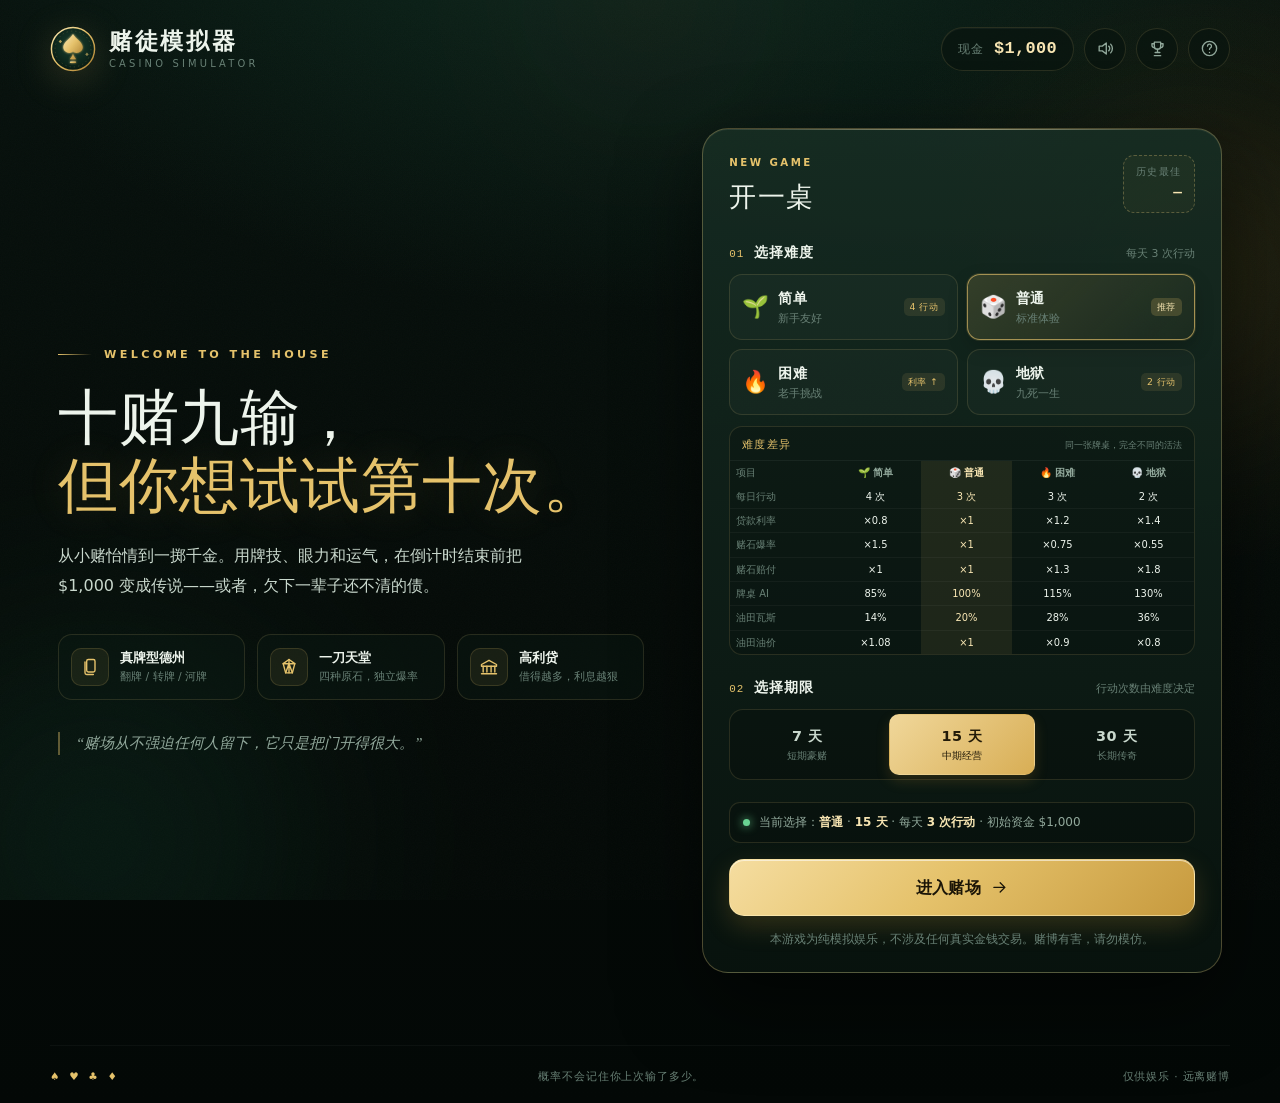
<file: index.html>
<!DOCTYPE html>
<html lang="zh-CN">
<head>
  <meta charset="UTF-8">
  <meta name="viewport" content="width=device-width, initial-scale=1.0">
  <meta name="description" content="赌徒模拟器：德州扑克、斗地主、赌石与高利贷，一场关于欲望与概率的网页模拟游戏。">
  <meta name="theme-color" content="#07110d">
  <title>赌徒模拟器 · Casino Simulator</title>
  <link rel="icon" href="assets/logo.svg" type="image/svg+xml">
  <link rel="stylesheet" href="css/style.css">
</head>
<body>
  <svg class="svg-sprite" aria-hidden="true" focusable="false" xmlns="http://www.w3.org/2000/svg">
    <symbol id="icon-spade" viewBox="0 0 24 24">
      <path d="M12 3C10 6.5 5 8.4 5 12a4 4 0 0 0 7 2.5c-.2 2.2-1 3.7-2.5 5h5c-1.5-1.3-2.3-2.8-2.5-5A4 4 0 0 0 19 12c0-3.6-5-5.5-7-9Z"/>
    </symbol>
    <symbol id="icon-cards" viewBox="0 0 24 24">
      <rect x="8" y="3" width="10" height="15" rx="2"/>
      <path d="M6 6v13a2 2 0 0 0 2 2h8"/>
    </symbol>
    <symbol id="icon-gem" viewBox="0 0 24 24">
      <path d="m12 3 7 5-3 11H8L5 8l7-5Z"/>
      <path d="M5 8h14M12 3v16M8 19l4-11 4 11"/>
    </symbol>
    <symbol id="icon-bank" viewBox="0 0 24 24">
      <path d="M3 9 12 4l9 5v2H3V9Z"/>
      <path d="M5 11v7M9.5 11v7M14.5 11v7M19 11v7M3 20h18"/>
    </symbol>
    <symbol id="icon-moon" viewBox="0 0 24 24">
      <path d="M20 14.5A8 8 0 0 1 9.5 4a8 8 0 1 0 10.5 10.5Z"/>
    </symbol>
    <symbol id="icon-coin" viewBox="0 0 24 24">
      <circle cx="12" cy="12" r="8"/>
      <path d="M12 7v10M9.5 9.5h5M9.5 14.5h5"/>
    </symbol>
    <symbol id="icon-calendar" viewBox="0 0 24 24">
      <rect x="4" y="5" width="16" height="16" rx="2"/>
      <path d="M8 3v4M16 3v4M4 10h16"/>
    </symbol>
    <symbol id="icon-bolt" viewBox="0 0 24 24">
      <path d="m13 2-8 12h6l-1 8 8-12h-6l1-8Z"/>
    </symbol>
    <symbol id="icon-sound" viewBox="0 0 24 24">
      <path d="M4 9v6h4l5 4V5L8 9H4Z"/>
      <path d="M16 9a4 4 0 0 1 0 6M18.5 6.5a8 8 0 0 1 0 11"/>
    </symbol>
    <symbol id="icon-mute" viewBox="0 0 24 24">
      <path d="M4 9v6h4l5 4V5L8 9H4Z"/>
      <path d="m16 9 5 5M21 9l-5 5"/>
    </symbol>
    <symbol id="icon-help" viewBox="0 0 24 24">
      <circle cx="12" cy="12" r="9"/>
      <path d="M9.5 9a2.5 2.5 0 1 1 3.6 2.2c-.8.5-1.1 1-1.1 2M12 17h.01"/>
    </symbol>
    <symbol id="icon-trophy" viewBox="0 0 24 24">
      <path d="M8 4h8v5a4 4 0 0 1-8 0V4Z"/>
      <path d="M8 6H5v2a3 3 0 0 0 3 3M16 6h3v2a3 3 0 0 1-3 3M12 13v4M8 21h8M9 17h6"/>
    </symbol>
    <symbol id="icon-close" viewBox="0 0 24 24">
      <path d="m6 6 12 12M18 6 6 18"/>
    </symbol>
    <symbol id="icon-arrow" viewBox="0 0 24 24">
      <path d="M5 12h14M13 6l6 6-6 6"/>
    </symbol>
    <symbol id="icon-chip" viewBox="0 0 24 24">
      <circle cx="12" cy="12" r="8"/>
      <circle cx="12" cy="12" r="4"/>
      <path d="M12 4v4M12 16v4M4 12h4M16 12h4"/>
    </symbol>
    <symbol id="icon-warning" viewBox="0 0 24 24">
      <path d="M12 3 2 21h20L12 3Z"/>
      <path d="M12 9v5M12 17h.01"/>
    </symbol>
    <symbol id="icon-shield" viewBox="0 0 24 24">
      <path d="M12 3 5 6v6c0 4 3 7 7 9 4-2 7-5 7-9V6l-7-3Z"/>
    </symbol>
    <symbol id="icon-oil" viewBox="0 0 24 24">
      <path d="M5 21 10 4h4l5 17M3 21h18"/>
      <path d="M8.4 10h7.2M7.4 14.5h9.2M12 4v17M9.2 21l2.8-7 2.8 7"/>
    </symbol>
    <symbol id="icon-mask" viewBox="0 0 24 24">
      <path d="M4 5h16v7a8 8 0 0 1-16 0V5Z"/>
      <path d="M7.5 9.5h.01M16.5 9.5h.01M8 14c1.2 1.5 2.5 2 4 2s2.8-.5 4-2"/>
      <path d="M4 5 2 8M20 5l2 3"/>
    </symbol>
    <symbol id="icon-gun" viewBox="0 0 24 24">
      <path d="M3 10h15l3 2v3h-8l-1 5H8l1-5H5l-2-2v-3Z"/>
      <path d="M7 10V8h6M16 12h.01"/>
    </symbol>
    <symbol id="icon-wifi" viewBox="0 0 24 24">
      <path d="M3 9a14 14 0 0 1 18 0M6.5 12.5a9 9 0 0 1 11 0M10 16a4 4 0 0 1 4 0"/>
      <circle cx="12" cy="19" r="1"/>
    </symbol>
  </svg>

  <div class="ambient" aria-hidden="true">
    <div class="ambient__glow ambient__glow--gold"></div>
    <div class="ambient__glow ambient__glow--green"></div>
    <div class="ambient__glow ambient__glow--red"></div>
    <div class="ambient__noise"></div>
  </div>

  <div class="app">
    <header class="topbar">
      <a class="brand" href="#" id="brandHome" aria-label="返回开始界面">
        <img class="brand__logo" src="assets/logo.svg" alt="" width="46" height="46">
        <span class="brand__text">
          <strong>赌徒模拟器</strong>
          <small>CASINO SIMULATOR</small>
        </span>
      </a>
      <div class="topbar__right">
        <div class="bankroll" role="status" aria-live="polite">
          <span class="bankroll__label">现金</span>
          <strong class="bankroll__value" id="topbarMoney">$1,000</strong>
        </div>
        <button class="icon-btn" id="soundBtn" type="button" aria-label="开关音效" title="开关音效">
          <svg class="icon"><use href="#icon-sound"></use></svg>
        </button>
        <button class="icon-btn" id="achieveBtn" type="button" aria-label="查看成就" title="查看成就">
          <svg class="icon"><use href="#icon-trophy"></use></svg>
        </button>
        <button class="icon-btn" id="helpBtn" type="button" aria-label="查看玩法" title="查看玩法">
          <svg class="icon"><use href="#icon-help"></use></svg>
        </button>
      </div>
    </header>

    <main class="main">
      <!-- ==================== 开始界面 ==================== -->
      <section class="screen setup" id="setupScreen">
        <div class="hero">
          <p class="eyebrow"><span class="eyebrow__line"></span> WELCOME TO THE HOUSE</p>
          <h1 class="hero__title">十赌九输，<br><em>但你想试试第十次。</em></h1>
          <p class="hero__desc">从小赌怡情到一掷千金。用牌技、眼力和运气，在倒计时结束前把 $1,000 变成传说——或者，欠下一辈子还不清的债。</p>
          <div class="hero__features">
            <div class="feature">
              <span class="feature__icon"><svg class="icon"><use href="#icon-cards"></use></svg></span>
              <div><strong>真牌型德州</strong><small>翻牌 / 转牌 / 河牌</small></div>
            </div>
            <div class="feature">
              <span class="feature__icon"><svg class="icon"><use href="#icon-gem"></use></svg></span>
              <div><strong>一刀天堂</strong><small>四种原石，独立爆率</small></div>
            </div>
            <div class="feature">
              <span class="feature__icon"><svg class="icon"><use href="#icon-bank"></use></svg></span>
              <div><strong>高利贷</strong><small>借得越多，利息越狠</small></div>
            </div>
          </div>
          <p class="hero__quote">“赌场从不强迫任何人留下，它只是把门开得很大。”</p>
        </div>

        <div class="setup-panel">
          <div class="setup-panel__head">
            <div>
              <p class="eyebrow eyebrow--small">NEW GAME</p>
              <h2>开一桌</h2>
            </div>
            <div class="best-record" id="bestRecord">
              <span>历史最佳</span>
              <strong>—</strong>
            </div>
          </div>

          <div class="setup-step">
            <div class="step-head"><span class="step-num">01</span><h3>选择难度</h3><span class="step-note" id="dailyActionsNote">每天 3 次行动</span></div>
            <div class="choice-grid" id="difficultyButtons">
              <button class="choice" type="button" data-diff="1">
                <span class="choice__icon">🌱</span>
                <span class="choice__main"><strong>简单</strong><small>新手友好</small></span>
                <span class="choice__tag">4 行动</span>
              </button>
              <button class="choice is-active" type="button" data-diff="2">
                <span class="choice__icon">🎲</span>
                <span class="choice__main"><strong>普通</strong><small>标准体验</small></span>
                <span class="choice__tag">推荐</span>
              </button>
              <button class="choice" type="button" data-diff="3">
                <span class="choice__icon">🔥</span>
                <span class="choice__main"><strong>困难</strong><small>老手挑战</small></span>
                <span class="choice__tag">利率 ↑</span>
              </button>
              <button class="choice" type="button" data-diff="4">
                <span class="choice__icon">💀</span>
                <span class="choice__main"><strong>地狱</strong><small>九死一生</small></span>
                <span class="choice__tag">2 行动</span>
              </button>
            </div>
            <div class="diff-matrix" id="diffMatrix" aria-live="polite"></div>
          </div>

          <div class="setup-step">
            <div class="step-head"><span class="step-num">02</span><h3>选择期限</h3><span class="step-note">行动次数由难度决定</span></div>
            <div class="segmented" id="daysButtons">
              <button class="segment" type="button" data-days="7"><strong>7 天</strong><small>短期豪赌</small></button>
              <button class="segment is-active" type="button" data-days="15"><strong>15 天</strong><small>中期经营</small></button>
              <button class="segment" type="button" data-days="30"><strong>30 天</strong><small>长期传奇</small></button>
            </div>
          </div>

          <div class="setup-summary" id="setupSummary">
            <span class="setup-summary__dot"></span>
            <span>当前选择：<strong>普通</strong> · <strong>15 天</strong> · 初始资金 $1,000</span>
          </div>

          <button class="btn btn--primary btn--lg btn--block" id="startGameBtn" type="button">
            <span>进入赌场</span>
            <svg class="icon"><use href="#icon-arrow"></use></svg>
          </button>
          <p class="fineprint">本游戏为纯模拟娱乐，不涉及任何真实金钱交易。赌博有害，请勿模仿。</p>
        </div>
      </section>

      <!-- ==================== 主游戏界面 ==================== -->
      <section class="screen game hidden" id="mainGame">
        <div class="hud">
          <div class="hud-card">
            <span class="hud-card__icon"><svg class="icon"><use href="#icon-calendar"></use></svg></span>
            <div class="hud-card__body">
              <span class="hud-card__label">剩余日程</span>
              <strong class="hud-card__value" id="hudDay">第 1 / 15 天</strong>
              <span class="hud-card__meta" id="hudDaysLeft">还剩 15 天</span>
            </div>
          </div>
          <div class="hud-card">
            <span class="hud-card__icon"><svg class="icon"><use href="#icon-bolt"></use></svg></span>
            <div class="hud-card__body">
              <span class="hud-card__label">今日行动</span>
              <div class="action-pips" id="hudActions" aria-label="剩余行动次数"></div>
              <span class="hud-card__meta" id="hudActionsText">3 / 3 次</span>
            </div>
          </div>
          <div class="hud-card hud-card--money">
            <span class="hud-card__icon"><svg class="icon"><use href="#icon-coin"></use></svg></span>
            <div class="hud-card__body">
              <span class="hud-card__label">现金</span>
              <strong class="hud-card__value" id="hudMoney">$1,000</strong>
              <span class="hud-card__meta" id="hudNet">净资产 $1,000</span>
            </div>
          </div>
          <div class="hud-card hud-card--debt">
            <span class="hud-card__icon"><svg class="icon"><use href="#icon-bank"></use></svg></span>
            <div class="hud-card__body">
              <span class="hud-card__label">贷款本息</span>
              <strong class="hud-card__value" id="hudDebt">$0</strong>
              <span class="hud-card__meta" id="hudLoans">暂无贷款</span>
            </div>
          </div>
          <div class="hud-card">
            <span class="hud-card__icon"><svg class="icon"><use href="#icon-chip"></use></svg></span>
            <div class="hud-card__body">
              <span class="hud-card__label">综合日利率</span>
              <strong class="hud-card__value" id="hudRate">0%</strong>
              <span class="hud-card__meta" id="hudRateNote">无债一身轻</span>
            </div>
          </div>
        </div>

        <div class="day-progress" aria-hidden="true">
          <div class="day-progress__fill" id="dayProgressFill"></div>
        </div>

        <div class="game-grid">
          <div class="game-main">
            <div class="panel-head">
              <div>
                <p class="eyebrow eyebrow--small">DEALER'S TABLE</p>
                <h2>今天晚上，玩点什么？</h2>
              </div>
              <span class="day-chip" id="dayChip">DAY 1</span>
            </div>

            <div class="action-grid" id="mainMenuButtons">
              <button class="action-card action-card--poker" id="btnPoker" type="button">
                <span class="action-card__top">
                  <span class="action-card__icon"><svg class="icon"><use href="#icon-spade"></use></svg></span>
                  <span class="action-card__cost">1 行动</span>
                </span>
                <strong class="action-card__name">德州扑克</strong>
                <span class="action-card__desc">单挑庄家 · 多种场次 · 完整四轮下注</span>
                <span class="action-card__meta"><span>100 / 1,000 / 10,000 场</span><span>真牌型</span></span>
              </button>

              <button class="action-card action-card--stone" id="btnStone" type="button">
                <span class="action-card__top">
                  <span class="action-card__icon"><svg class="icon"><use href="#icon-gem"></use></svg></span>
                  <span class="action-card__cost">1 行动</span>
                </span>
                <strong class="action-card__name">赌石</strong>
                <span class="action-card__desc">一刀穷，一刀富，一刀穿麻布</span>
                <span class="action-card__meta"><span>$100 起</span><span>可连切</span></span>
              </button>

              <button class="action-card action-card--ddz" id="btnDoudizhu" type="button">
                <span class="action-card__top">
                  <span class="action-card__icon"><svg class="icon"><use href="#icon-cards"></use></svg></span>
                  <span class="action-card__cost">1 行动</span>
                </span>
                <strong class="action-card__name">斗地主</strong>
                <span class="action-card__desc">三人局 · 抢地主 · 赢双倍</span>
                <span class="action-card__meta"><span>底注 $100</span><span>需 $200</span></span>
              </button>

              <button class="action-card action-card--liar" id="btnLiar" type="button">
                <span class="action-card__top">
                  <span class="action-card__icon"><svg class="icon"><use href="#icon-mask"></use></svg></span>
                  <span class="action-card__cost">1 行动</span>
                </span>
                <strong class="action-card__name">骗子酒馆</strong>
                <span class="action-card__desc">出牌、吹牛、掀桌 · 最后活着的人赢</span>
                <span class="action-card__meta"><span>底注 $250</span><span>2-8 人</span><span>可联机 + 聊天</span></span>
              </button>

              <button class="action-card action-card--roulette" id="btnRoulette" type="button">
                <span class="action-card__top">
                  <span class="action-card__icon"><svg class="icon"><use href="#icon-gun"></use></svg></span>
                  <span class="action-card__cost">1 行动</span>
                </span>
                <strong class="action-card__name">恶魔轮盘赌</strong>
                <span class="action-card__desc">实弹与空包 · 道具、手铐、锯子 · 最后活着的人赢</span>
                <span class="action-card__meta"><span>底注 $250</span><span>2-4 人</span><span>可联机</span></span>
              </button>

              <button class="action-card action-card--loan" id="btnLoan" type="button">
                <span class="action-card__top">
                  <span class="action-card__icon"><svg class="icon"><use href="#icon-bank"></use></svg></span>
                  <span class="action-card__cost action-card__cost--free">不耗行动</span>
                </span>
                <strong class="action-card__name">银行贷款</strong>
                <span class="action-card__desc">用明天的钱，赌今天的命</span>
                <span class="action-card__meta"><span>日息 5% 起</span><span>到期自动扣</span></span>
              </button>

              <button class="action-card action-card--lan" id="btnLan" type="button">
                <span class="action-card__top">
                  <span class="action-card__icon"><svg class="icon"><use href="#icon-wifi"></use></svg></span>
                  <span class="action-card__cost action-card__cost--free">不耗行动</span>
                </span>
                <strong class="action-card__name">本地 / 局域网联机</strong>
                <span class="action-card__desc">同一台电脑双开 · 同一 Wi-Fi 开房 · 不需要外网</span>
                <span class="action-card__meta"><span>本机多窗口</span><span>2-8 人</span><span>无需外网</span></span>
              </button>

              <button class="action-card action-card--oil hidden" id="btnOil" type="button">
                <span class="action-card__top">
                  <span class="action-card__icon"><svg class="icon"><use href="#icon-oil"></use></svg></span>
                  <span class="action-card__cost">1 行动</span>
                </span>
                <strong class="action-card__name">黑金油田 <small>BLACK GOLD</small></strong>
                <span class="action-card__desc">赌场地底的秘密：租地、看地质、逐层下钻、赌油价。</span>
                <span class="action-card__meta"><span>$250 租金</span><span>3 口井位</span><span>瓦斯风险</span><span>6 × 5 地层</span></span>
              </button>
            </div>

            <div class="log-wrap">
              <div class="log-wrap__head">
                <span class="live-dot"></span>
                <span>牌桌播报</span>
                <button class="text-btn" id="clearLogBtn" type="button">清空</button>
              </div>
              <div class="log" id="messageArea" role="log" aria-live="polite"></div>
            </div>
          </div>

          <aside class="game-side">
            <div class="side-card side-card--sticky">
              <div class="side-card__head">
                <span class="side-card__icon"><svg class="icon"><use href="#icon-shield"></use></svg></span>
                <div><h3>账本</h3><small>每一笔都躲不掉</small></div>
              </div>
              <div class="side-rows">
                <div class="side-row"><span>现金</span><strong id="sideCash">$1,000</strong></div>
                <div class="side-row"><span>贷款本息</span><strong class="text-red" id="sideDebt">$0</strong></div>
                <div class="side-row"><span>活跃贷款</span><strong id="sideLoans">0 笔</strong></div>
                <div class="side-row"><span>最近到期</span><strong id="sideNext">—</strong></div>
                <div class="side-row side-row--net"><span>净资产</span><strong id="sideNet">$1,000</strong></div>
              </div>
              <button class="btn btn--primary btn--block" id="btnEndDay" type="button">
                <svg class="icon"><use href="#icon-moon"></use></svg>
                <span>结束今天</span>
              </button>
              <p class="side-hint" id="sideHint">结束今天会结算到期贷款。想清楚再睡。</p>
            </div>

            <div class="side-card side-card--tip">
              <span class="tip-label">荷官提示</span>
              <p id="dealerTip">牌桌不看眼泪，只看筹码。先保住本金，再谈翻倍。</p>
              <div class="tip-chips">
                <span class="mini-chip mini-chip--gold">稳</span>
                <span class="mini-chip mini-chip--green">准</span>
                <span class="mini-chip mini-chip--red">狠</span>
              </div>
            </div>
          </aside>
        </div>
      </section>

      <!-- ==================== 结局界面 ==================== -->
      <section class="screen ending hidden" id="endingScreen">
        <div class="ending-card" id="endingContent"></div>
        <div class="ending-actions">
          <button class="btn btn--primary btn--lg" id="restartBtn" type="button">
            <span>再来一局</span>
            <svg class="icon"><use href="#icon-arrow"></use></svg>
          </button>
        </div>
      </section>
    </main>

    <footer class="footer">
      <span class="footer__suits" id="footerSuits">♠ ♥ ♣ ♦</span>
      <span>概率不会记住你上次输了多少。</span>
      <span>仅供娱乐 · 远离赌博</span>
    </footer>
  </div>

  <div id="dynamicPanel" class="dynamic-panel hidden" aria-live="polite"></div>
  <div id="modalRoot" class="modal-root"></div>
  <div id="toastRoot" class="toast-root" aria-live="polite"></div>

  <script src="js/data.js"></script>
  <script src="js/core.js"></script>
  <script src="js/state.js"></script>
  <script src="js/poker-engine.js"></script>
  <script src="js/doudizhu-rules.js"></script>
  <script src="js/ui.js"></script>
  <script src="js/poker.js"></script>
  <script src="js/stone.js"></script>
  <script src="js/doudizhu.js"></script>
  <script src="js/loans.js"></script>
  <script src="js/oil.js"></script>
  <script src="js/net.js"></script>
  <script src="js/chat.js"></script>
  <script src="js/liar.js"></script>
  <script src="js/roulette.js"></script>
  <script src="js/lan.js"></script>
  <script src="js/main.js"></script>
</body>
</html>
</file>
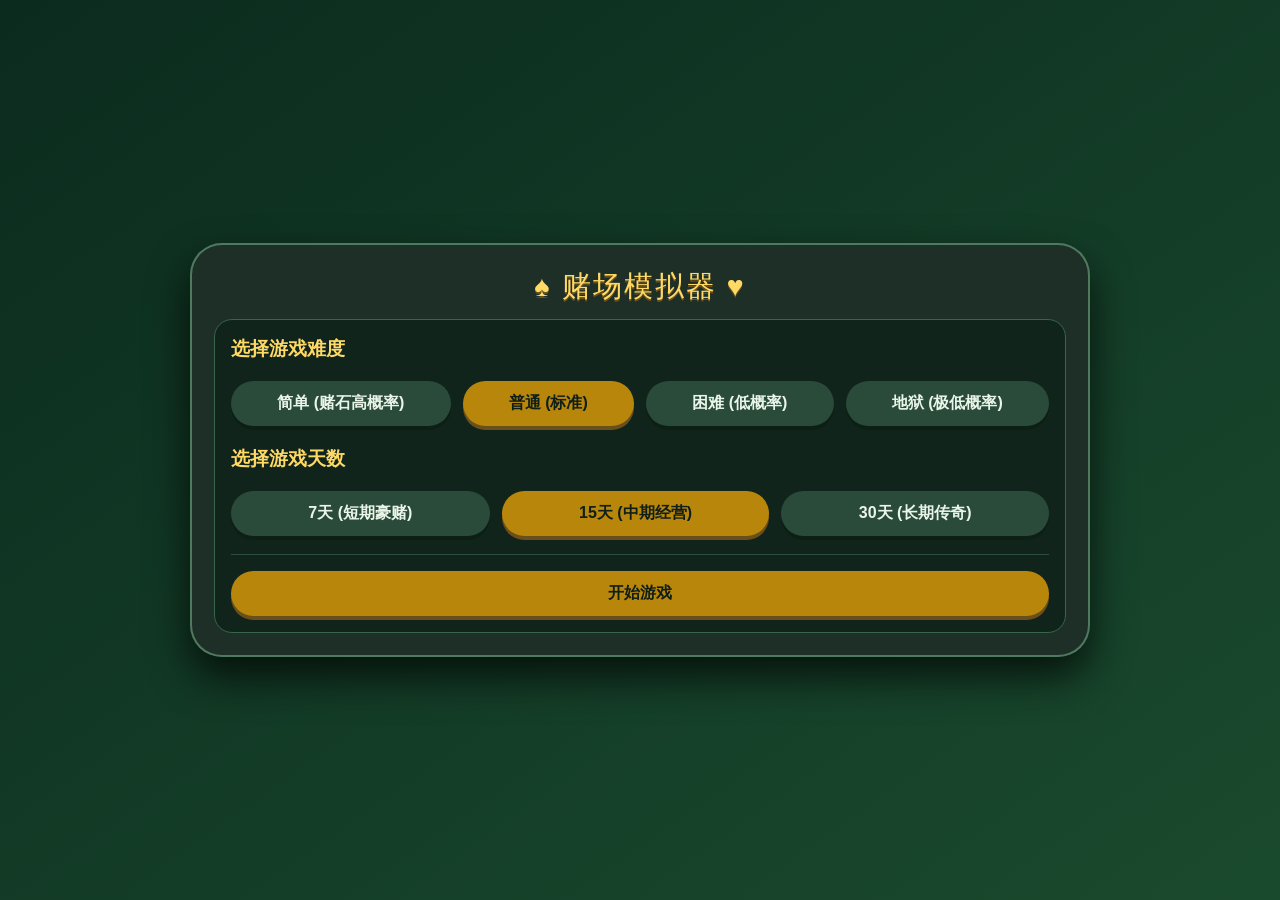
<file: legacy/my.original.html>
<!DOCTYPE html>
<html lang="zh-CN">
<head>
    <meta charset="UTF-8">
    <meta name="viewport" content="width=device-width, initial-scale=1.0">
    <title>赌场模拟器 · 网页版</title>
    <style>
        * {
            box-sizing: border-box;
            font-family: 'Segoe UI', Roboto, 'Helvetica Neue', sans-serif;
        }
        body {
            background: linear-gradient(145deg, #0b2b1e 0%, #1a4a2e 100%);
            min-height: 100vh;
            display: flex;
            justify-content: center;
            align-items: center;
            padding: 16px;
            margin: 0;
        }
        .game-container {
            max-width: 900px;
            width: 100%;
            background: #1e2f28;
            border-radius: 32px;
            box-shadow: 0 20px 40px rgba(0,0,0,0.7), inset 0 0 0 2px #4f7a5f;
            padding: 24px;
            color: #e9f5e9;
        }
        h1 {
            text-align: center;
            font-weight: 400;
            letter-spacing: 2px;
            margin: 0 0 12px;
            color: #ffd966;
            text-shadow: 0 2px 0 #6b4f1a;
            font-size: 1.8rem;
        }
        .status-panel {
            background: #0f1f18;
            border-radius: 20px;
            padding: 16px 20px;
            margin-bottom: 20px;
            border: 1px solid #3e6b4b;
            display: flex;
            flex-wrap: wrap;
            gap: 24px;
            justify-content: space-between;
            align-items: center;
        }
        .status-item {
            display: flex;
            flex-direction: column;
        }
        .status-label {
            font-size: 0.75rem;
            text-transform: uppercase;
            color: #a3c7a3;
            letter-spacing: 1px;
        }
        .status-value {
            font-size: 1.4rem;
            font-weight: bold;
            color: #f0e68c;
        }
        .status-value.debt {
            color: #ff8a7a;
        }
        .actions-left {
            display: flex;
            gap: 6px;
            font-size: 1.2rem;
        }
        .action-dot {
            width: 24px;
            height: 24px;
            border-radius: 50%;
            background: #3f6b4f;
            box-shadow: inset 0 2px 4px rgba(0,0,0,0.5);
        }
        .action-dot.active {
            background: #f5d742;
            box-shadow: 0 0 12px #f5d742;
        }
        .message-area {
            background: #0a1712;
            border-radius: 16px;
            padding: 16px;
            min-height: 160px;
            max-height: 280px;
            overflow-y: auto;
            font-size: 0.95rem;
            line-height: 1.5;
            border: 1px solid #2e4f3b;
            margin-bottom: 18px;
            white-space: pre-wrap;
            word-break: break-word;
        }
        .message-area .highlight {
            color: #ffd966;
        }
        .message-area .win {
            color: #7ee787;
        }
        .message-area .lose {
            color: #ff7b72;
        }
        .message-area .info {
            color: #79c0ff;
        }
        .message-area .achievement {
            color: #d2a8ff;
            font-weight: bold;
        }
        .menu-buttons {
            display: flex;
            flex-wrap: wrap;
            gap: 12px;
            margin-bottom: 18px;
        }
        button {
            background: #2a4b39;
            color: #e9f5e9;
            border: none;
            padding: 12px 20px;
            border-radius: 40px;
            font-size: 1rem;
            font-weight: 600;
            cursor: pointer;
            transition: all 0.15s;
            box-shadow: 0 4px 0 #0d1f15;
            flex: 1 1 auto;
            min-width: 120px;
        }
        button:hover:not(:disabled) {
            background: #3a6b4f;
            transform: translateY(-1px);
            box-shadow: 0 5px 0 #0d1f15;
        }
        button:active:not(:disabled) {
            transform: translateY(2px);
            box-shadow: 0 2px 0 #0d1f15;
        }
        button:disabled {
            opacity: 0.4;
            cursor: not-allowed;
            transform: none;
            box-shadow: 0 4px 0 #0d1f15;
        }
        button.primary {
            background: #b8860b;
            color: #0f1f18;
            box-shadow: 0 4px 0 #6b4f1a;
        }
        button.primary:hover:not(:disabled) {
            background: #d4a017;
        }
        button.danger {
            background: #8b3a3a;
            box-shadow: 0 4px 0 #4a1f1f;
        }
        button.danger:hover:not(:disabled) {
            background: #a84e4e;
        }
        .sub-panel {
            background: #10241c;
            border-radius: 18px;
            padding: 16px;
            margin-top: 12px;
            border: 1px solid #386649;
        }
        .hand-cards {
            display: flex;
            flex-wrap: wrap;
            gap: 8px;
            margin: 10px 0;
        }
        .card {
            background: #fff;
            color: #222;
            border-radius: 8px;
            padding: 8px 10px;
            font-weight: bold;
            font-size: 1.1rem;
            min-width: 42px;
            text-align: center;
            box-shadow: 0 2px 6px rgba(0,0,0,0.4);
        }
        .card.red {
            color: #c0392b;
        }
        .card.hidden-card {
            background: #2c3e50;
            color: #ecf0f1;
        }
        .input-row {
            display: flex;
            gap: 10px;
            flex-wrap: wrap;
            align-items: center;
            margin: 12px 0;
        }
        .input-row input {
            flex: 1 1 140px;
            padding: 10px 14px;
            border-radius: 30px;
            border: none;
            background: #1e3a2b;
            color: white;
            font-size: 1rem;
            outline: 1px solid #3e6b4b;
        }
        .input-row input:focus {
            outline: 2px solid #f5d742;
        }
        .input-row input::placeholder {
            color: #8baa8b;
        }
        .loan-info {
            display: flex;
            flex-wrap: wrap;
            gap: 16px;
            font-size: 0.9rem;
            background: #0f1f18;
            padding: 10px 16px;
            border-radius: 12px;
            margin: 10px 0;
        }
        .divider {
            height: 1px;
            background: #2e4f3b;
            margin: 16px 0;
        }
        .achievement-badge {
            background: #2d1f3a;
            border-radius: 30px;
            padding: 4px 12px;
            font-size: 0.8rem;
            color: #d2a8ff;
            border: 1px solid #6b4f8a;
            display: inline-block;
            margin: 4px;
        }
        .small-note {
            font-size: 0.8rem;
            color: #a3c7a3;
            margin-top: 6px;
        }
        .hidden {
            display: none !important;
        }
    </style>
</head>
<body>
<div class="game-container" id="app">
    <h1>♠️ 赌场模拟器 ♥️</h1>
    <!-- 游戏初始化界面 -->
    <div id="setupScreen">
        <div class="sub-panel">
            <h3 style="margin-top:0; color:#ffd966;">选择游戏难度</h3>
            <div class="menu-buttons" id="difficultyButtons">
                <button data-diff="1">简单 (赌石高概率)</button>
                <button data-diff="2" class="primary">普通 (标准)</button>
                <button data-diff="3">困难 (低概率)</button>
                <button data-diff="4">地狱 (极低概率)</button>
            </div>
            <h3 style="margin-top:20px; color:#ffd966;">选择游戏天数</h3>
            <div class="menu-buttons" id="daysButtons">
                <button data-days="7">7天 (短期豪赌)</button>
                <button data-days="15" class="primary">15天 (中期经营)</button>
                <button data-days="30">30天 (长期传奇)</button>
            </div>
            <div class="divider"></div>
            <button id="startGameBtn" class="primary" style="width:100%;">开始游戏</button>
        </div>
    </div>

    <!-- 主游戏界面 -->
    <div id="mainGame" class="hidden">
        <div class="status-panel">
            <div class="status-item">
                <span class="status-label">天数剩余</span>
                <span class="status-value" id="daysLeftDisplay">30</span>
            </div>
            <div class="status-item">
                <span class="status-label">行动次数</span>
                <div class="actions-left" id="actionsDisplay"></div>
            </div>
            <div class="status-item">
                <span class="status-label">现金</span>
                <span class="status-value" id="moneyDisplay">$1000</span>
            </div>
            <div class="status-item">
                <span class="status-label">贷款欠款</span>
                <span class="status-value debt" id="debtDisplay">$0</span>
            </div>
            <div class="status-item">
                <span class="status-label">日利率</span>
                <span class="status-value" id="rateDisplay">5%</span>
            </div>
        </div>

        <div class="message-area" id="messageArea"></div>

        <div class="menu-buttons" id="mainMenuButtons">
            <button id="btnPoker">🃏 德州扑克</button>
            <button id="btnStone">💎 赌石</button>
            <button id="btnDoudizhu">🃏 斗地主</button>
            <button id="btnLoan">🏦 银行贷款</button>
            <button id="btnEndDay" class="primary">🌙 结束今日</button>
        </div>

        <!-- 动态面板 -->
        <div id="dynamicPanel" class="hidden"></div>
    </div>

    <!-- 结局界面 -->
    <div id="endingScreen" class="hidden">
        <div class="sub-panel" id="endingContent"></div>
        <button id="restartBtn" class="primary" style="margin-top:16px;">重新开始</button>
    </div>
</div>

<script>
    // ==================== 游戏状态 ====================
    const GameState = {
        difficulty: 2,      // 1简单 2普通 3困难 4地狱
        totalDays: 30,
        daysLeft: 30,
        money: 1000,
        debt: 0,
        dayInterestRate: 5,
        actionsLeft: 3,
        activeLoans: [],    // { amount, daysLeft, rate }
        isBankrupt: false,
        unlockedAchievements: new Set(),
        maxSingleStoneWin: 0,
        everBorrowed: false,
        gameOver: false,
    };

    // 当前进行中的小游戏状态
    let currentGame = null; // 'poker' | 'stone' | 'doudizhu'
    let pokerState = null;
    let stoneState = null;
    let doudizhuState = null;

    // ==================== 辅助函数 ====================
    function randomInt(max) {
        return Math.floor(Math.random() * max);
    }

    // 牌面定义
    const SUITS = ['♥', '♦', '♣', '♠'];
    const RANKS = ['2','3','4','5','6','7','8','9','10','J','Q','K','A'];
    const RANK_VALUES = { '2':2,'3':3,'4':4,'5':5,'6':6,'7':7,'8':8,'9':9,'10':10,'J':11,'Q':12,'K':13,'A':14 };

    // 创建一副牌 (不带大小王)
    function createDeck(includeJokers = false) {
        const deck = [];
        for (let s = 0; s < 4; s++) {
            for (let r = 0; r < 13; r++) {
                deck.push({ suit: SUITS[s], rank: RANKS[r], value: RANK_VALUES[RANKS[r]], suitIdx: s });
            }
        }
        if (includeJokers) {
            deck.push({ suit: 'JOKER', rank: '小王', value: 16, suitIdx: 0 });
            deck.push({ suit: 'JOKER', rank: '大王', value: 17, suitIdx: 0 });
        }
        return deck;
    }

    // 洗牌
    function shuffle(arr) {
        for (let i = arr.length - 1; i > 0; i--) {
            const j = Math.floor(Math.random() * (i + 1));
            [arr[i], arr[j]] = [arr[j], arr[i]];
        }
        return arr;
    }

    // 手牌点数 (21点规则)
    function handValue(cards) {
        let total = 0, aces = 0;
        for (const c of cards) {
            let v = c.value;
            if (c.rank === 'A') v = 11;
            else if (['J','Q','K'].includes(c.rank)) v = 10;
            else if (c.value > 14) v = c.value; // 大小王，但21点不用
            total += v;
            if (c.rank === 'A') aces++;
        }
        while (total > 21 && aces > 0) {
            total -= 10;
            aces--;
        }
        return total;
    }

    // 显示消息
    function showMessage(text, type = '') {
        const area = document.getElementById('messageArea');
        const span = document.createElement('span');
        if (type) span.className = type;
        span.textContent = text + '\n';
        area.appendChild(span);
        area.scrollTop = area.scrollHeight;
    }

    function clearMessages() {
        document.getElementById('messageArea').innerHTML = '';
    }

    // 解锁成就
    function unlockAchievement(name, desc) {
        if (!GameState.unlockedAchievements.has(name)) {
            GameState.unlockedAchievements.add(name);
            showMessage(`🏆 成就解锁：${name} - ${desc}`, 'achievement');
        }
    }

    // 检查十亿欠款成就
    function checkBillionDebtAchievement() {
        if (GameState.daysLeft >= GameState.totalDays - 3 && GameState.debt >= 1000000000) {
            unlockAchievement("欠钱才是大爷", "在游戏开始的前3天内欠款达到10亿！");
        }
    }

    // 重新计算债务
    function recalcDebt() {
        let totalBase = 0;
        let totalDebt = 0;
        for (const l of GameState.activeLoans) {
            totalDebt += l.amount + (l.amount * l.rate * (l.daysLeft > 0 ? 1 : 0) / 100);
            totalBase += l.amount;
        }
        GameState.debt = Math.floor(totalDebt);
        if (totalBase <= 3000) GameState.dayInterestRate = 5;
        else if (totalBase <= 5000) GameState.dayInterestRate = 8;
        else if (totalBase <= 10000) GameState.dayInterestRate = 12;
        else GameState.dayInterestRate = 20;
    }

    // 处理到期贷款
    function processLoans() {
        for (let i = GameState.activeLoans.length - 1; i >= 0; i--) {
            const loan = GameState.activeLoans[i];
            loan.daysLeft--;
            if (loan.daysLeft <= 0) {
                const principal = loan.amount;
                const interest = Math.floor(principal * loan.rate * 3 / 100);
                const totalDue = principal + interest;
                showMessage(`\n[催收警告] 一笔贷款到期！本金 $${principal}，利息 $${interest}，应还总额 $${totalDue}`);
                if (GameState.money >= totalDue) {
                    GameState.money -= totalDue;
                    showMessage(`自动扣款成功！现金减少 $${totalDue}，剩余现金 $${GameState.money}`, 'win');
                } else {
                    showMessage(`现金不足！无法偿还 $${totalDue} 的贷款。`, 'lose');
                    showMessage(`高利贷打手找上门来，把你洗劫一空...`, 'lose');
                    GameState.isBankrupt = true;
                    unlockAchievement("老赖末路", "因无力偿还高利贷被暴力催收，倾家荡产。");
                    GameState.money = 0;
                    return;
                }
                GameState.activeLoans.splice(i, 1);
            }
        }
    }

    // 结束一天
    function endDay() {
        GameState.daysLeft--;
        GameState.actionsLeft = 3;
        if (GameState.isBankrupt) return;

        processLoans();
        if (GameState.isBankrupt) return;

        recalcDebt();
        if (GameState.money < 0) GameState.money = 0;

        updateUI();
        if (GameState.daysLeft <= 0) {
            endGame();
        } else {
            clearMessages();
            showMessage(`🌙 第 ${GameState.totalDays - GameState.daysLeft + 1} 天开始，你有 3 次行动。`);
        }
    }

    // 更新主界面UI
    function updateUI() {
        document.getElementById('daysLeftDisplay').textContent = GameState.daysLeft;
        document.getElementById('moneyDisplay').textContent = '$' + GameState.money;
        document.getElementById('debtDisplay').textContent = '$' + GameState.debt;
        document.getElementById('rateDisplay').textContent = GameState.dayInterestRate + '%';

        const actionsDiv = document.getElementById('actionsDisplay');
        actionsDiv.innerHTML = '';
        for (let i = 0; i < 3; i++) {
            const dot = document.createElement('div');
            dot.className = 'action-dot' + (i < GameState.actionsLeft ? ' active' : '');
            actionsDiv.appendChild(dot);
        }

        // 按钮状态
        document.getElementById('btnPoker').disabled = GameState.actionsLeft <= 0 || GameState.money < 20 || GameState.gameOver;
        document.getElementById('btnStone').disabled = GameState.actionsLeft <= 0 || GameState.gameOver;
        document.getElementById('btnDoudizhu').disabled = GameState.actionsLeft <= 0 || GameState.money < 200 || GameState.gameOver;
        document.getElementById('btnEndDay').disabled = GameState.gameOver;

        if (GameState.isBankrupt) {
            document.getElementById('btnPoker').disabled = true;
            document.getElementById('btnStone').disabled = true;
            document.getElementById('btnDoudizhu').disabled = true;
            document.getElementById('btnLoan').disabled = true;
            document.getElementById('btnEndDay').disabled = true;
        }
    }

    // 显示动态面板
    function showDynamicPanel(html) {
        const panel = document.getElementById('dynamicPanel');
        panel.innerHTML = html;
        panel.classList.remove('hidden');
    }

    function hideDynamicPanel() {
        const panel = document.getElementById('dynamicPanel');
        panel.innerHTML = '';
        panel.classList.add('hidden');
    }

    // 主菜单按钮绑定
    function bindMainMenu() {
        document.getElementById('btnPoker').onclick = startPoker;
        document.getElementById('btnStone').onclick = startStone;
        document.getElementById('btnDoudizhu').onclick = startDoudizhu;
        document.getElementById('btnLoan').onclick = showLoanMenu;
        document.getElementById('btnEndDay').onclick = () => {
            if (GameState.actionsLeft > 0) {
                if (confirm('还有行动次数未使用，确定结束今天吗？')) {
                    endDay();
                }
            } else {
                endDay();
            }
        };
    }

    // ==================== 德州扑克 ====================
    function startPoker() {
        if (GameState.actionsLeft <= 0) { showMessage('今日行动次数已用完。', 'lose'); return; }
        if (GameState.money < 20) { showMessage('现金不足，无法支付盲注。', 'lose'); return; }

        GameState.actionsLeft--;
        updateUI();
        clearMessages();
        showMessage('=== 德州扑克 (单局) ===');
        showMessage(`你的筹码: $${GameState.money} | AI筹码: $1000`);

        // 初始化扑克状态
        const deck = shuffle(createDeck());
        const playerHand = [deck.pop(), deck.pop()];
        const aiHand = [deck.pop(), deck.pop()];
        const player = { name: '你', chips: GameState.money, hand: playerHand, currentBet: 0, folded: false };
        const ai = { name: 'AI-强敌', chips: 1000, hand: aiHand, currentBet: 0, folded: false };

        pokerState = {
            deck,
            player,
            ai,
            pot: 0,
            currentBet: 0,
            phase: 'preflop', // preflop / flop / turn / river / showdown
            community: [],
            actionIndex: 0, // 0 = 玩家, 1 = AI
            bettingRoundComplete: false,
        };

        // 下盲注：简化处理，玩家小盲10，AI大盲20
        player.chips -= 10;
        player.currentBet = 10;
        pokerState.pot += 10;
        ai.chips -= 20;
        ai.currentBet = 20;
        pokerState.pot += 20;
        pokerState.currentBet = 20;

        showMessage(`盲注已下: 底池 $${pokerState.pot}`);
        renderPokerUI();
    }

    function renderPokerUI() {
        if (!pokerState) return;
        const { player, ai, pot, currentBet } = pokerState;
        const toCall = Math.max(0, currentBet - player.currentBet);

        let html = `<div class="sub-panel">
            <h3 style="margin-top:0;">德州扑克</h3>
            <div><strong>你的手牌：</strong>`;
        for (const c of player.hand) {
            const isRed = c.suit === '♥' || c.suit === '♦';
            html += `<span class="card ${isRed ? 'red' : ''}">${c.suit}${c.rank}</span>`;
        }
        html += ` <span>(点数: ${handValue(player.hand)})</span></div>
            <div><strong>AI 手牌：</strong>`;
        for (let i = 0; i < ai.hand.length; i++) {
            if (i === 0) html += `<span class="card hidden-card">?</span>`;
            else {
                const c = ai.hand[i];
                const isRed = c.suit === '♥' || c.suit === '♦';
                html += `<span class="card ${isRed ? 'red' : ''}">${c.suit}${c.rank}</span>`;
            }
        }
        html += `</div>
            <div>底池: $${pot} | 当前下注: $${currentBet} | 需跟注: $${toCall} | 你的筹码: $${player.chips}</div>`;

        if (player.folded || ai.folded || pokerState.phase === 'showdown') {
            // 摊牌或结束状态
            html += `<div class="divider"></div>
                <button id="pokerContinueBtn" class="primary">继续</button>`;
        } else {
            html += `<div class="divider"></div>
                <div class="menu-buttons">
                    <button id="pokerFoldBtn" class="danger">弃牌</button>
                    <button id="pokerCallBtn" ${player.chips <= 0 ? 'disabled' : ''}>${toCall > 0 ? '跟注 $' + Math.min(toCall, player.chips) : '过牌'}</button>
                    <button id="pokerRaiseBtn">加注</button>
                </div>`;
        }
        html += `</div>`;
        showDynamicPanel(html);

        // 绑定按钮
        const foldBtn = document.getElementById('pokerFoldBtn');
        if (foldBtn) foldBtn.onclick = () => { player.folded = true; showMessage('你弃牌了', 'info'); resolvePokerBetting(); };
        const callBtn = document.getElementById('pokerCallBtn');
        if (callBtn) callBtn.onclick = () => {
            const toCallNow = Math.max(0, pokerState.currentBet - player.currentBet);
            const bet = Math.min(toCallNow, player.chips);
            player.chips -= bet;
            player.currentBet += bet;
            pokerState.pot += bet;
            showMessage(toCallNow > 0 ? `你跟注 $${bet}` : '你过牌');
            resolvePokerBetting();
        };
        const raiseBtn = document.getElementById('pokerRaiseBtn');
        if (raiseBtn) raiseBtn.onclick = () => {
            const minRaise = Math.max(0, pokerState.currentBet - player.currentBet) + 10;
            const input = prompt(`加注金额 (至少 $${minRaise})，你的筹码: $${player.chips}:`, minRaise);
            if (input === null) return;
            let raise = parseInt(input);
            if (isNaN(raise)) raise = minRaise;
            raise = Math.max(raise, minRaise);
            raise = Math.min(raise, player.chips);
            const totalBet = Math.max(0, pokerState.currentBet - player.currentBet) + raise;
            const bet = Math.min(totalBet, player.chips);
            player.chips -= bet;
            player.currentBet += bet;
            pokerState.pot += bet;
            if (player.currentBet > pokerState.currentBet) {
                pokerState.currentBet = player.currentBet;
            }
            showMessage(`你加注到 $${player.currentBet}`);
            resolvePokerBetting();
        };
        const continueBtn = document.getElementById('pokerContinueBtn');
        if (continueBtn) continueBtn.onclick = () => { finishPokerRound(); };
    }

    function resolvePokerBetting() {
        // 玩家行动完成，轮到AI
        if (pokerState.player.folded) {
            // AI直接赢
            showMessage(`你弃牌，AI 赢得底池 $${pokerState.pot}`, 'lose');
            pokerState.ai.chips += pokerState.pot;
            GameState.money = pokerState.player.chips;
            pokerState.phase = 'showdown';
            renderPokerUI();
            return;
        }
        // AI 决策
        const ai = pokerState.ai;
        const aiVal = handValue(ai.hand);
        let winProb;
        if (aiVal >= 20) winProb = 0.9;
        else if (aiVal >= 18) winProb = 0.8;
        else if (aiVal >= 16) winProb = 0.65;
        else if (aiVal >= 14) winProb = 0.5;
        else if (aiVal >= 12) winProb = 0.4;
        else if (aiVal >= 10) winProb = 0.3;
        else winProb = 0.2;

        const toCallAI = Math.max(0, pokerState.currentBet - ai.currentBet);
        const potOdds = toCallAI / (pokerState.pot + toCallAI);

        if (toCallAI === 0) {
            if (winProb > 0.6) {
                const raiseAmt = Math.min(ai.chips, Math.max(10, Math.floor(pokerState.pot * 0.5 * winProb)));
                if (raiseAmt > 0) {
                    const bet = Math.min(raiseAmt, ai.chips);
                    ai.chips -= bet;
                    ai.currentBet += bet;
                    pokerState.pot += bet;
                    if (ai.currentBet > pokerState.currentBet) pokerState.currentBet = ai.currentBet;
                    showMessage(`AI 加注到 $${ai.currentBet}`);
                } else {
                    showMessage('AI 过牌');
                }
            } else if (winProb > 0.4 && Math.random() < 0.3) {
                const bet = Math.min(20, ai.chips);
                ai.chips -= bet;
                ai.currentBet += bet;
                pokerState.pot += bet;
                if (ai.currentBet > pokerState.currentBet) pokerState.currentBet = ai.currentBet;
                showMessage(`AI 下注 $${bet}`);
            } else {
                showMessage('AI 过牌');
            }
        } else {
            if (winProb > 0.7) {
                const raiseTotal = toCallAI + Math.min(ai.chips - toCallAI, Math.max(20, toCallAI * 2));
                const bet = Math.min(raiseTotal, ai.chips);
                ai.chips -= bet;
                ai.currentBet += bet;
                pokerState.pot += bet;
                if (ai.currentBet > pokerState.currentBet) pokerState.currentBet = ai.currentBet;
                showMessage(`AI 加注到 $${ai.currentBet}`);
            } else if (winProb * 1.2 > potOdds) {
                const bet = Math.min(toCallAI, ai.chips);
                ai.chips -= bet;
                ai.currentBet += bet;
                pokerState.pot += bet;
                showMessage(`AI 跟注 $${bet}`);
            } else {
                ai.folded = true;
                showMessage('AI 弃牌', 'info');
                showMessage(`你赢得底池 $${pokerState.pot}`, 'win');
                pokerState.player.chips += pokerState.pot;
                GameState.money = pokerState.player.chips;
                pokerState.phase = 'showdown';
                renderPokerUI();
                return;
            }
        }

        // 检查是否双方下注相等
        if (ai.currentBet === pokerState.currentBet || ai.folded) {
            // 进入下一阶段
            advancePokerPhase();
        } else {
            renderPokerUI();
        }
    }

    function advancePokerPhase() {
        // 简化：直接摊牌（单局不分阶段，因为我们只有两人，翻牌前就全下了）
        // 为了简单，直接摊牌
        pokerState.phase = 'showdown';
        showdownPoker();
    }

    function showdownPoker() {
        const { player, ai, pot } = pokerState;
        showMessage('\n=== 摊牌 ===');
        showMessage(`你的手牌: ${player.hand.map(c => c.suit + c.rank).join(' ')} (点数: ${handValue(player.hand)})`);
        showMessage(`AI 手牌: ${ai.hand.map(c => c.suit + c.rank).join(' ')} (点数: ${handValue(ai.hand)})`);

        const playerVal = handValue(player.hand) > 21 ? 0 : handValue(player.hand);
        const aiVal = handValue(ai.hand) > 21 ? 0 : handValue(ai.hand);

        if (playerVal === 0 && aiVal === 0) {
            showMessage('双方爆牌，底池平分', 'info');
            const split = Math.floor(pot / 2);
            player.chips += split;
            ai.chips += split;
        } else if (playerVal > aiVal) {
            showMessage('你赢了！', 'win');
            player.chips += pot;
        } else if (aiVal > playerVal) {
            showMessage('AI 赢了！', 'lose');
            ai.chips += pot;
        } else {
            showMessage('平局，底池平分', 'info');
            const split = Math.floor(pot / 2);
            player.chips += split;
            ai.chips += split;
        }

        GameState.money = player.chips;
        updateUI();
        renderPokerUI();
    }

    function finishPokerRound() {
        hideDynamicPanel();
        pokerState = null;
        GameState.money = Math.max(0, GameState.money);
        updateUI();
        clearMessages();
        showMessage('德州扑克结束，返回主菜单。');
    }

    // ==================== 赌石 ====================
    const STONES = [
        { name: '普通原石', price: 100, desc: '全赌料，皮壳一般' },
        { name: '白砂皮', price: 300, desc: '皮薄有松花' },
        { name: '黑乌沙', price: 800, desc: '老坑黑皮' },
        { name: '帝王料', price: 2000, desc: '极品老坑' },
    ];

    function startStone() {
        if (GameState.actionsLeft <= 0) { showMessage('今日行动次数已用完。', 'lose'); return; }

        GameState.actionsLeft--;
        updateUI();
        clearMessages();
        showMessage('=== 赌石场 ===');
        showMessage(`你的资金: $${GameState.money} | 当前难度: ${['','简单','普通','困难','地狱'][GameState.difficulty]}`);

        let html = `<div class="sub-panel">
            <h3 style="margin-top:0;">赌石场</h3>`;
        STONES.forEach((s, i) => {
            html += `<div style="margin:8px 0;">
                <button class="stone-btn" data-idx="${i}" ${GameState.money < s.price ? 'disabled' : ''} style="width:100%;text-align:left;">
                    ${i+1}. ${s.name} - 价格: $${s.price} (${s.desc})
                </button>
            </div>`;
        });
        html += `<button id="stoneLeaveBtn" class="danger" style="margin-top:12px;">离开赌石场</button>
        </div>`;
        showDynamicPanel(html);

        document.querySelectorAll('.stone-btn').forEach(btn => {
            btn.onclick = () => {
                const idx = parseInt(btn.dataset.idx);
                playStone(idx);
            };
        });
	        document.getElementById('stoneLeaveBtn').onclick = () => {
            hideDynamicPanel();
            GameState.money = Math.max(0, GameState.money);
            updateUI();
            clearMessages();
            showMessage('你离开了赌石场。');
        };
    }

    function playStone(idx) {
        const s = STONES[idx];
        if (GameState.money < s.price) { showMessage('资金不足！', 'lose'); return; }

        GameState.money -= s.price;
        updateUI();
        showMessage(`\n你买下了 ${s.name}，正在切割...`);

        // 难度对概率的影响
        const diff = GameState.difficulty;
        let prob, winMin, winMax, goodName, badMsg;

        if (idx === 0) {
            prob = diff === 1 ? 30 : diff === 2 ? 25 : diff === 3 ? 15 : 5;
            if (diff === 1) { winMin = 400; winMax = 800; }
            else if (diff === 2) { winMin = 300; winMax = 1000; }
            else if (diff === 3) { winMin = 100; winMax = 1600; }
            else { winMin = 100; winMax = 3100; }
            goodName = '切出豆种翡翠！';
            badMsg = '切垮了，里面全是石头。';
        } else if (idx === 1) {
            prob = diff === 1 ? 50 : diff === 2 ? 40 : diff === 3 ? 25 : 10;
            if (diff === 1) { winMin = 1000; winMax = 2000; }
            else if (diff === 2) { winMin = 800; winMax = 2800; }
            else if (diff === 3) { winMin = 400; winMax = 4400; }
            else { winMin = 300; winMax = 8300; }
            goodName = '切出糯种翡翠！';
            badMsg = '切垮了，只有裂纹。';
        } else if (idx === 2) {
            prob = diff === 1 ? 65 : diff === 2 ? 55 : diff === 3 ? 35 : 15;
            if (diff === 1) { winMin = 2000; winMax = 5000; }
            else if (diff === 2) { winMin = 1500; winMax = 5500; }
            else if (diff === 3) { winMin = 1000; winMax = 9000; }
            else { winMin = 500; winMax = 18500; }
            goodName = '切出冰种翡翠！';
            badMsg = '切垮了，皮厚无肉。';
        } else {
            prob = diff === 1 ? 80 : diff === 2 ? 70 : diff === 3 ? 45 : 20;
            if (diff === 1) { winMin = 5000; winMax = 10000; }
            else if (diff === 2) { winMin = 5000; winMax = 15000; }
            else if (diff === 3) { winMin = 3000; winMax = 23000; }
            else { winMin = 1000; winMax = 51000; }
            goodName = '切出玻璃种帝王绿！';
            badMsg = '切垮了，神仙难断寸玉。';
        }

        const roll = randomInt(100);
        if (roll < prob) {
            const winValue = winMin + randomInt(winMax - winMin + 1);
            showMessage(goodName, 'win');
            showMessage(`翡翠估价: $${winValue}`, 'win');
            GameState.money += winValue;
            GameState.maxSingleStoneWin = Math.max(GameState.maxSingleStoneWin, winValue);
        } else {
            showMessage(badMsg, 'lose');
        }

        updateUI();
        hideDynamicPanel();
        // 稍后重新打开赌石菜单
        setTimeout(() => {
            if (GameState.actionsLeft > 0 && !GameState.gameOver && !GameState.isBankrupt) {
                // 询问是否继续赌石
                if (confirm('是否继续赌石？（不消耗额外行动次数，但行动次数已用掉）')) {
                    startStone();
                } else {
                    clearMessages();
                    showMessage('你离开了赌石场。');
                }
            }
        }, 300);
    }

    // ==================== 斗地主 ====================
    function startDoudizhu() {
        if (GameState.actionsLeft <= 0) { showMessage('今日行动次数已用完。', 'lose'); return; }
        if (GameState.money < 200) { showMessage('资金不足以参与斗地主（需至少$200）', 'lose'); return; }

        GameState.actionsLeft--;
        updateUI();
        clearMessages();
        showMessage('=== 斗地主 (单机 vs AI) ===');
        showMessage(`你的资金: $${GameState.money}`);

        const baseBet = 100;
        GameState.money -= baseBet;

        // 初始化牌堆
        const deck = shuffle(createDeck(true)); // 54张含大小王
        const players = [
            { name: '你', hand: [], isLandlord: false, isAI: false },
            { name: 'AI-右', hand: [], isLandlord: false, isAI: true },
            { name: 'AI-左', hand: [], isLandlord: false, isAI: true },
        ];

        // 发牌：每人17张，底牌3张
        for (let i = 0; i < 51; i++) {
            players[i % 3].hand.push(deck.pop());
        }
        const bottomCards = [deck.pop(), deck.pop(), deck.pop()];

        // 随机地主
        const landlordIndex = randomInt(3);
        players[landlordIndex].isLandlord = true;
        players[landlordIndex].hand.push(...bottomCards);

        // 排序手牌
        players.forEach(p => p.hand.sort((a, b) => a.value - b.value));

        doudizhuState = {
            players,
            landlordIndex,
            currentTurn: landlordIndex,
            lastPlay: [],
            lastPlayOwner: -1,
            gameOver: false,
            baseBet,
            bottomCards,
            pendingAction: null, // 'play' | 'pass'
        };

        showMessage(`本局地主是: ${players[landlordIndex].name}`);
        if (players[landlordIndex].isAI) {
            showMessage(`地主手牌: ${players[landlordIndex].hand.map(c => c.suit + c.rank).join(' ')}`);
        }
        renderDoudizhuUI();
    }

    // 判断牌型
    function getCardType(cards) {
        if (cards.length === 0) return '';
        const n = cards.length;
        const counts = {};
        for (const c of cards) counts[c.value] = (counts[c.value] || 0) + 1;
        const keys = Object.keys(counts).map(Number).sort((a, b) => a - b);
        const countVals = keys.map(k => counts[k]);

        if (n === 1) return '单张';
        if (n === 2 && keys.length === 1) return '对子';
        if (n === 2 && counts[16] && counts[17]) return '王炸';
        if (n === 3 && keys.length === 1) return '三张';
        if (n === 4 && keys.length === 1) return '炸弹';
        if (n === 4 && keys.length === 2 && countVals.includes(3)) return '三带一';

        // 顺子：至少5张，连续，不含2和王
        if (n >= 5 && keys.length === n && keys[keys.length - 1] < 15) {
            let ok = true;
            for (let i = 1; i < keys.length; i++) {
                if (keys[i] !== keys[i - 1] + 1) { ok = false; break; }
            }
            if (ok) return '顺子';
        }
        // 连对：至少3对，连续
        if (n >= 6 && n % 2 === 0 && keys.length === n / 2) {
            let ok = true;
            for (const v of countVals) if (v !== 2) { ok = false; break; }
            if (ok) {
                for (let i = 1; i < keys.length; i++) {
                    if (keys[i] !== keys[i - 1] + 1) { ok = false; break; }
                }
            }
            if (ok && keys[keys.length - 1] < 15) return '连对';
        }
        // 飞机：至少2个三张，连续
        if (n >= 6 && n % 3 === 0 && keys.length === n / 3) {
            let ok = true;
            for (const v of countVals) if (v !== 3) { ok = false; break; }
            if (ok) {
                for (let i = 1; i < keys.length; i++) {
                    if (keys[i] !== keys[i - 1] + 1) { ok = false; break; }
                }
            }
            if (ok && keys[keys.length - 1] < 15) return '飞机';
        }
        return '';
    }

    function maxValue(cards) {
        let mx = 0;
        for (const c of cards) mx = Math.max(mx, c.value);
        return mx;
    }

    function canBeat(newCards, oldCards) {
        if (oldCards.length === 0) return true;
        const t1 = getCardType(newCards);
        const t2 = getCardType(oldCards);
        if (!t1) return false;
        if (t1 === t2) return maxValue(newCards) > maxValue(oldCards);
        if (t1 === '炸弹' && t2 !== '王炸') return true;
        if (t1 === '王炸') return true;
        return false;
    }

    // AI 出牌逻辑
    function aiPlayDoudizhu(ai, lastCards) {
        const hand = ai.hand;
        const groups = {};
        for (const c of hand) {
            if (!groups[c.value]) groups[c.value] = [];
            groups[c.value].push(c);
        }
        const keys = Object.keys(groups).map(Number).sort((a, b) => a - b);

        if (lastCards.length === 0) {
            // 自由出牌：出最小的单张
            const minKey = keys[0];
            return [groups[minKey][0]];
        }

        const lastType = getCardType(lastCards);
        const lastVal = maxValue(lastCards);

        // 先看炸弹
        for (const k of keys) {
            if (groups[k].length === 4) {
                if (lastType !== '王炸') return groups[k].slice(0, 4);
            }
        }
        // 王炸
        if (groups[16] && groups[17]) {
            if (lastType !== '王炸') return [groups[16][0], groups[17][0]];
        }

        if (lastType === '单张') {
            for (const k of keys) if (k > lastVal) return [groups[k][0]];
        } else if (lastType === '对子') {
            for (const k of keys) if (k > lastVal && groups[k].length >= 2) return groups[k].slice(0, 2);
        } else if (lastType === '三张') {
            for (const k of keys) if (k > lastVal && groups[k].length >= 3) return groups[k].slice(0, 3);
        } else if (lastType === '三带一') {
            for (const k of keys) {
                if (k > lastVal && groups[k].length >= 3) {
                    const triple = groups[k].slice(0, 3);
                    for (const k2 of keys) {
                        if (k2 !== k && groups[k2].length >= 1) {
                            return [...triple, groups[k2][0]];
                        }
                    }
                }
            }
        } else if (lastType === '顺子') {
            // 简单处理：找连续5张比它大的
            for (let start = lastVal - 4; start <= 14; start++) {
                if (start < 3) continue;
                let ok = true;
                const res = [];
                for (let v = start; v < start + 5; v++) {
                    if (!groups[v]) { ok = false; break; }
                    res.push(groups[v][0]);
                }
                if (ok && start + 4 > lastVal) return res;
            }
        } else if (lastType === '连对') {
            for (let start = 3; start <= 14; start++) {
                let ok = true;
                const res = [];
                for (let v = start; v < start + (lastCards.length / 2); v++) {
                    if (!groups[v] || groups[v].length < 2) { ok = false; break; }
                    res.push(groups[v][0], groups[v][1]);
                }
                if (ok && start + (lastCards.length / 2) - 1 > lastVal) return res;
            }
        } else if (lastType === '飞机') {
            const len = lastCards.length / 3;
            for (let start = 3; start <= 14; start++) {
                let ok = true;
                const res = [];
                for (let v = start; v < start + len; v++) {
                    if (!groups[v] || groups[v].length < 3) { ok = false; break; }
                    res.push(groups[v][0], groups[v][1], groups[v][2]);
                }
                if (ok && start + len - 1 > lastVal) return res;
            }
        }
        return []; // 不出
    }

    function renderDoudizhuUI() {
        if (!doudizhuState) return;
        const { players, currentTurn, lastPlay, lastPlayOwner, gameOver } = doudizhuState;
        const me = players[0];

        let html = `<div class="sub-panel">
            <h3 style="margin-top:0;">斗地主</h3>`;

        // 显示其他玩家手牌数量
        html += `<div style="margin-bottom:8px;">`;
        for (let i = 1; i < 3; i++) {
            const p = players[i];
            html += `<span style="margin-right:16px;">${p.name}: ${p.hand.length}张 ${p.isLandlord ? '👑地主' : ''}</span>`;
        }
        html += `</div>`;

        // 上家出牌
        if (lastPlay.length > 0 && lastPlayOwner !== -1) {
            html += `<div>上家(${players[lastPlayOwner].name})出牌: `;
            for (const c of lastPlay) html += `<span class="card">${c.suit}${c.rank}</span>`;
            html += `</div>`;
        } else {
            html += `<div>你可以自由出牌</div>`;
        }

        // 我的手牌
        html += `<div style="margin-top:12px;"><strong>你的手牌 (${me.hand.length}张) ${me.isLandlord ? '👑地主' : ''}:</strong></div>
            <div class="hand-cards">`;
        me.hand.forEach((c, i) => {
            const isRed = c.suit === '♥' || c.suit === '♦' || c.suit === 'JOKER';
            html += `<span class="card ${isRed ? 'red' : ''} hand-card" data-idx="${i}" style="cursor:pointer; ${currentTurn === 0 && !gameOver ? 'outline:2px solid #f5d742;' : ''}">${c.suit}${c.rank}</span>`;
        });
        html += `</div>`;

        if (!gameOver && currentTurn === 0) {
            html += `<div class="menu-buttons">
                <button id="ddzPlayBtn" class="primary">出牌</button>
                <button id="ddzPassBtn" class="danger">不出</button>
            </div>`;
        } else if (!gameOver) {
            html += `<div style="color:#a3c7a3;">等待 ${players[currentTurn].name} 出牌...</div>`;
        }

        if (gameOver) {
            html += `<div class="divider"></div>
                <button id="ddzFinishBtn" class="primary" style="width:100%;">结束斗地主</button>`;
        }
        html += `</div>`;
        showDynamicPanel(html);

        // 选中手牌
        let selected = new Set();
        document.querySelectorAll('.hand-card').forEach(el => {
            el.onclick = () => {
                if (currentTurn !== 0 || gameOver) return;
                const idx = parseInt(el.dataset.idx);
                if (selected.has(idx)) {
                    selected.delete(idx);
                    el.style.outline = '2px solid #f5d742';
                } else {
                    selected.add(idx);
                    el.style.outline = '3px solid #7ee787';
                }
            };
        });

        const playBtn = document.getElementById('ddzPlayBtn');
        if (playBtn) playBtn.onclick = () => {
            if (selected.size === 0) { showMessage('请先选择要出的牌。', 'lose'); return; }
            const idxs = Array.from(selected).sort((a, b) => a - b);
            const cards = idxs.map(i => me.hand[i]);
            if (!canBeat(cards, doudizhuState.lastPlay)) {
                showMessage('无效出牌，管不上或牌型不对！', 'lose');
                return;
            }
            playDoudizhuCards(0, cards);
        };

        const passBtn = document.getElementById('ddzPassBtn');
        if (passBtn) passBtn.onclick = () => {
            if (doudizhuState.lastPlay.length === 0) {
                showMessage('你是自由出牌，不能不出。', 'lose');
                return;
            }
            showMessage('你选择不出');
            advanceDoudizhuTurn(false);
        };

        const finishBtn = document.getElementById('ddzFinishBtn');
        if (finishBtn) finishBtn.onclick = () => {
            hideDynamicPanel();
            doudizhuState = null;
            GameState.money = Math.max(0, GameState.money);
            updateUI();
            clearMessages();
            showMessage('斗地主结束，返回主菜单。');
        };
    }

    function playDoudizhuCards(playerIdx, cards) {
        const p = doudizhuState.players[playerIdx];
        // 从手牌中移除
        for (const c of cards) {
            const idx = p.hand.findIndex(h => h.suit === c.suit && h.rank === c.rank);
            if (idx !== -1) p.hand.splice(idx, 1);
        }
        doudizhuState.lastPlay = cards;
        doudizhuState.lastPlayOwner = playerIdx;

        showMessage(`${p.name} 打出: ${cards.map(c => c.suit + c.rank).join(' ')}`);

        if (p.hand.length === 0) {
            doudizhuState.gameOver = true;
            showMessage(`${p.name} 手牌出完了！`, 'win');
            if (p.isLandlord) {
                showMessage('地主胜利！', p.isAI ? 'lose' : 'win');
                if (p === doudizhuState.players[0]) {
                    GameState.money += doudizhuState.baseBet * 3;
                }
            } else {
                showMessage('农民胜利！', p.isAI ? 'lose' : 'win');
                if (p === doudizhuState.players[0]) {
                    GameState.money += doudizhuState.baseBet * 1;
                }
            }
            updateUI();
            renderDoudizhuUI();
            return;
        }

        advanceDoudizhuTurn(true);
    }

    function advanceDoudizhuTurn(actionTaken) {
        const state = doudizhuState;
        if (state.gameOver) return;

        state.currentTurn = (state.currentTurn + 1) % 3;

        // 检查是否两家都不出，重置
        if (!actionTaken && state.currentTurn === state.lastPlayOwner) {
            state.lastPlay = [];
            state.lastPlayOwner = -1;
            showMessage(`两家都不出，轮到 ${state.players[state.currentTurn].name} 重新出牌`);
        }

        // 如果是AI的回合，自动行动
        if (state.players[state.currentTurn].isAI && !state.gameOver) {
            setTimeout(() => {
                if (state.gameOver) return;
                const ai = state.players[state.currentTurn];
                let aiCards;
                if (state.lastPlayOwner === state.currentTurn) {
                    // 自己是上家，自由出牌
                    aiCards = aiPlayDoudizhu(ai, []);
                } else {
                    aiCards = aiPlayDoudizhu(ai, state.lastPlay);
                }
                if (aiCards.length > 0) {
                    playDoudizhuCards(state.currentTurn, aiCards);
                } else {
                    showMessage(`${ai.name} 不出`);
                    advanceDoudizhuTurn(false);
                }
            }, 600);
        } else {
            renderDoudizhuUI();
        }
    }

    // ==================== 银行贷款 ====================
    function showLoanMenu() {
        if (GameState.gameOver || GameState.isBankrupt) return;
        clearMessages();
        showMessage('=== 银行借贷 (不消耗行动次数) ===');
        showMessage(`当前现金: $${GameState.money} | 现有总欠款: $${GameState.debt} | 基础日利率: ${GameState.dayInterestRate}%`);

        let html = `<div class="sub-panel">
            <h3 style="margin-top:0;">🏦 银行贷款</h3>
            <div class="loan-info">
                <span>现金: <strong>$${GameState.money}</strong></span>
                <span>总欠款: <strong style="color:#ff8a7a;">$${GameState.debt}</strong></span>
                <span>日利率: <strong>${GameState.dayInterestRate}%</strong></span>
            </div>`;

        if (GameState.activeLoans.length > 0) {
            html += `<div style="margin:10px 0;">`;
            GameState.activeLoans.forEach((l, i) => {
                html += `<div style="font-size:0.9rem;">贷款${i + 1}: 本金 $${l.amount} | 剩余 ${l.daysLeft} 天 | 日利率 ${l.rate}%</div>`;
            });
            html += `</div>`;
        }

        html += `<div class="divider"></div>
            <h4>借款</h4>
            <div class="input-row">
                <input type="number" id="loanAmountInput" placeholder="借款金额 (≥$1000)" min="1000" step="1000">
            </div>
            <div class="menu-buttons">
                <button class="loan-period-btn" data-period="3" data-rate="5">3天 (日利率5%)</button>
                <button class="loan-period-btn" data-period="7" data-rate="7">7天 (日利率7%)</button>
                <button class="loan-period-btn" data-period="15" data-rate="10">15天 (日利率10%)</button>
            </div>
            <div class="divider"></div>
            <div class="menu-buttons">
                <button id="loanRepayBtn" class="danger" ${GameState.activeLoans.length === 0 ? 'disabled' : ''}>提前还款 (最早一笔)</button>
                <button id="loanBackBtn" class="primary">返回主菜单</button>
            </div>
        </div>`;
        showDynamicPanel(html);

        // 借款按钮
        document.querySelectorAll('.loan-period-btn').forEach(btn => {
            btn.onclick = () => {
                const amount = parseInt(document.getElementById('loanAmountInput').value);
                if (isNaN(amount) || amount < 1000) { showMessage('借款金额不能低于 $1000！', 'lose'); return; }
                if (amount > 2000000000) { showMessage('借款金额过大，银行拒绝放贷！', 'lose'); return; }
                const period = parseInt(btn.dataset.period);
                const rate = parseInt(btn.dataset.rate);

                GameState.money += amount;
                GameState.activeLoans.push({ amount, daysLeft: period, rate });
                GameState.everBorrowed = true;
                recalcDebt();
                showMessage(`已借入 $${amount}，周期 ${period} 天，日利率 ${rate}%。`, 'win');
                showMessage(`到期需偿还本息约 $${Math.floor(amount + amount * rate * period / 100)}，请确保现金充足！`);
                checkBillionDebtAchievement();
                updateUI();
                showLoanMenu(); // 刷新
            };
        });

        // 提前还款
        const repayBtn = document.getElementById('loanRepayBtn');
        if (repayBtn) repayBtn.onclick = () => {
            if (GameState.activeLoans.length === 0) { showMessage('目前没有活跃的贷款。', 'lose'); return; }
            const l = GameState.activeLoans[0];
            const elapsed = Math.max(0, 3 - l.daysLeft);
            const interest = Math.floor(l.amount * l.rate * elapsed / 100);
            const totalDue = l.amount + interest;

            if (confirm(`提前还款：本金 $${l.amount}，已产生利息 $${interest}，应还 $${totalDue}。确认？`)) {
                if (GameState.money >= totalDue) {
                    GameState.money -= totalDue;
                    GameState.activeLoans.shift();
                    recalcDebt();
                    showMessage(`还款成功！剩余现金 $${GameState.money}`, 'win');
                    updateUI();
                    showLoanMenu();
                } else {
                    showMessage('现金不足，无法提前还款！', 'lose');
                }
            }
        };

        const backBtn = document.getElementById('loanBackBtn');
        if (backBtn) backBtn.onclick = () => {
            hideDynamicPanel();
            clearMessages();
            showMessage('返回主菜单。');
        };
    }

    // ==================== 结局 ====================
    function endGame() {
        GameState.gameOver = true;
        hideDynamicPanel();
        clearMessages();

        const finalAssets = GameState.money - GameState.debt;

        // 成就结算
        if (finalAssets >= 50000) unlockAchievement("赌场传奇", "最终净资产达到 $50,000 以上！");
        if (GameState.maxSingleStoneWin >= 20000) unlockAchievement("一刀暴富", "单次赌石切出价值 $20,000 以上的极品翡翠！");
        if (!GameState.everBorrowed && finalAssets > 0) unlockAchievement("稳健投资", "全程未借款，且最终净资产为正！");
        if (finalAssets < 0 && !GameState.isBankrupt) unlockAchievement("倾家荡产", "输光了所有筹码，最终净资产为负。");
        if (finalAssets >= 1000000000) unlockAchievement("富可敌国", "最终净资产突破10亿！");

        let endingHtml = `<h2>赌场之旅结束了</h2>
            <p>最终现金: <strong>$${GameState.money}</strong></p>
            <p>剩余贷款: <strong>$${GameState.debt}</strong></p>
            <p>净资产: <strong style="color:${finalAssets >= 0 ? '#7ee787' : '#ff7b72'};">$${finalAssets}</strong></p>
            <div class="divider"></div>`;

        if (GameState.isBankrupt) {
            endingHtml += `<p style="color:#ff7b72;"><strong>【结局：老赖末路】</strong></p>
                <p>你无力偿还高利贷，被地下钱庄的打手剁了手指。</p>
                <p>最后一眼，你看到的是一张冰冷的借条和一片黑暗。</p>
                <p>赌博害人，切记，切记...</p>`;
        } else if (finalAssets < 0) {
            endingHtml += `<p style="color:#ff7b72;"><strong>【结局：负债累累】</strong></p>
                <p>你不仅输光了筹码，还欠了一屁股债。高利贷的追债人正在门外等你...</p>
                <p>早知如此，何必当初？</p>`;
        } else if (finalAssets === 0) {
            endingHtml += `<p><strong>【结局：不赚不亏】</strong></p>
                <p>你勉强保住了本金，带着一身疲惫离开了赌场。</p>
                <p>这趟赌场之旅，就当是体验人生吧。</p>`;
        } else if (finalAssets <= 1000) {
            endingHtml += `<p style="color:#7ee787;"><strong>【结局：小赚一笔】</strong></p>
                <p>你带着 $${finalAssets} 的利润离开了赌场。</p>
                <p>虽然不多，但至少没亏本。</p>`;
        } else if (finalAssets <= 5000) {
            endingHtml += `<p style="color:#7ee787;"><strong>【结局：满载而归】</strong></p>
                <p>你赚了 $${finalAssets}，相当成功了。</p>
                <p>赌场经理亲自送你出门，眼神中带着一丝不甘。</p>`;
        } else if (finalAssets <= 20000) {
            endingHtml += `<p style="color:#ffd966;"><strong>【结局：赌场传奇】</strong></p>
                <p>你狂赚 $${finalAssets}！赌场里流传着你的传说。</p>`;
        } else {
            endingHtml += `<p style="color:#ffd966;"><strong>【结局：赌神降临】</strong></p>
                <p>你赚了 $${finalAssets}！赌场已经容不下你了。</p>
                <p>从此江湖上多了一个传说，而赌场多了一条新规矩：'禁止你入内'。</p>`;
        }

        if (GameState.debt > 0) {
            endingHtml += `<p style="color:#ff8a7a;">【警示】你仍有 $${GameState.debt} 的贷款未还清。</p>`;
        }

        if (GameState.unlockedAchievements.size > 0) {
            endingHtml += `<div class="divider"></div><h4>成就总览</h4>`;
            GameState.unlockedAchievements.forEach(a => {
                endingHtml += `<span class="achievement-badge">🏆 ${a}</span>`;
            });
        }

        document.getElementById('endingContent').innerHTML = endingHtml;
        document.getElementById('mainGame').classList.add('hidden');
        document.getElementById('setupScreen').classList.add('hidden');
        document.getElementById('endingScreen').classList.remove('hidden');
    }

    // ==================== 启动与初始化 ====================
    function startNewGame() {
        // 重置状态
        GameState.daysLeft = GameState.totalDays;
        GameState.money = 1000;
        GameState.debt = 0;
        GameState.dayInterestRate = 5;
        GameState.actionsLeft = 3;
        GameState.activeLoans = [];
        GameState.isBankrupt = false;
        GameState.unlockedAchievements = new Set();
        GameState.maxSingleStoneWin = 0;
        GameState.everBorrowed = false;
        GameState.gameOver = false;

        pokerState = null;
        stoneState = null;
        doudizhuState = null;

        // 切换界面
        document.getElementById('setupScreen').classList.add('hidden');
        document.getElementById('endingScreen').classList.add('hidden');
        document.getElementById('mainGame').classList.remove('hidden');
        hideDynamicPanel();
        clearMessages();

        bindMainMenu();
        updateUI();
        showMessage('欢迎来到赌场模拟器！你有 ' + GameState.totalDays + ' 天时间，每天 3 次行动。');
        showMessage('目标：在期限内尽可能赚钱，并还清贷款。');
        showMessage('点击上方按钮开始你的选择。');
    }

    // 难度/天数选择
    let selectedDifficulty = 2;
    let selectedDays = 30;

    document.getElementById('difficultyButtons').addEventListener('click', (e) => {
        if (e.target.dataset.diff) {
            selectedDifficulty = parseInt(e.target.dataset.diff);
            document.querySelectorAll('#difficultyButtons button').forEach(b => b.classList.remove('primary'));
            e.target.classList.add('primary');
        }
    });

    document.getElementById('daysButtons').addEventListener('click', (e) => {
        if (e.target.dataset.days) {
            selectedDays = parseInt(e.target.dataset.days);
            document.querySelectorAll('#daysButtons button').forEach(b => b.classList.remove('primary'));
            e.target.classList.add('primary');
        }
    });

    document.getElementById('startGameBtn').addEventListener('click', () => {
        GameState.difficulty = selectedDifficulty;
        GameState.totalDays = selectedDays;
        startNewGame();
    });

    document.getElementById('restartBtn').addEventListener('click', () => {
        document.getElementById('endingScreen').classList.add('hidden');
        document.getElementById('setupScreen').classList.remove('hidden');
        document.getElementById('mainGame').classList.add('hidden');
    });

    // 初始化显示
    document.getElementById('setupScreen').classList.remove('hidden');
    document.getElementById('mainGame').classList.add('hidden');
    document.getElementById('endingScreen').classList.add('hidden');
</script>
</body>
</html>
</file>
<file: css/style.css>
/* ============================================================
   赌徒模拟器 · 样式表
   ============================================================ */

/* ---------- 设计变量 ---------- */
:root {
  --bg: #050b08;
  --felt: #0a2c21;
  --panel: rgba(12, 27, 21, 0.82);
  --panel-solid: #0c1b15;
  --panel-raised: #12271f;
  --ink: #edf4ec;
  --ink-soft: #c9d8cd;
  --muted: #91a89b;
  --muted-2: #688075;
  --gold: #e5c26b;
  --gold-bright: #f8e6b3;
  --gold-deep: #9a7425;
  --red: #e56d65;
  --red-deep: #5c2624;
  --green: #69d392;
  --green-deep: #143d2b;
  --blue: #7fb8f2;
  --purple: #c79bf0;
  --line: rgba(230, 202, 126, 0.14);
  --line-strong: rgba(230, 202, 126, 0.3);
  --shadow-lg: 0 28px 80px rgba(0, 0, 0, 0.55);
  --shadow-md: 0 14px 38px rgba(0, 0, 0, 0.4);
  --radius-lg: 26px;
  --radius: 18px;
  --radius-sm: 12px;
  --font-sans: "Segoe UI", "PingFang SC", "Microsoft YaHei", "Noto Sans SC", system-ui, sans-serif;
  --font-display: Georgia, "Times New Roman", "Songti SC", "SimSun", serif;
  --font-mono: "Cascadia Mono", "Consolas", "SFMono-Regular", monospace;
}

* { box-sizing: border-box; }

html { -webkit-text-size-adjust: 100%; }

body {
  margin: 0;
  min-height: 100vh;
  color: var(--ink);
  font-family: var(--font-sans);
  background-color: var(--bg);
  background-image:
    radial-gradient(1200px 700px at 50% -10%, rgba(28, 92, 65, 0.32), transparent 60%),
    radial-gradient(900px 600px at 110% 20%, rgba(130, 90, 20, 0.12), transparent 60%),
    linear-gradient(180deg, #07110d 0%, #050b08 55%, #030806 100%);
  line-height: 1.55;
  overflow-x: hidden;
}

body.has-panel { overflow: hidden; }
body.has-modal { overflow: hidden; }

h1, h2, h3, h4, p { margin: 0; }

button, input, select, textarea { font: inherit; color: inherit; }

button { cursor: pointer; }

a { color: inherit; text-decoration: none; }

::selection { background: rgba(229, 194, 107, 0.3); color: #fff; }

.svg-sprite { position: absolute; width: 0; height: 0; overflow: hidden; }

.icon {
  width: 1.15em;
  height: 1.15em;
  flex: none;
  fill: none;
  stroke: currentColor;
  stroke-width: 1.7;
  stroke-linecap: round;
  stroke-linejoin: round;
}

.hidden { display: none !important; }

/* ---------- 氛围背景 ---------- */
.ambient {
  position: fixed;
  inset: 0;
  z-index: 0;
  pointer-events: none;
  overflow: hidden;
}

.ambient__glow {
  position: absolute;
  border-radius: 50%;
  filter: blur(90px);
  opacity: 0.55;
  animation: drift 22s ease-in-out infinite alternate;
}

.ambient__glow--gold {
  width: 420px; height: 420px;
  right: -120px; top: 8%;
  background: radial-gradient(circle, rgba(185, 138, 46, 0.35), transparent 65%);
}

.ambient__glow--green {
  width: 640px; height: 640px;
  left: -220px; bottom: -260px;
  background: radial-gradient(circle, rgba(33, 128, 88, 0.35), transparent 65%);
  animation-delay: -7s;
}

.ambient__glow--red {
  width: 320px; height: 320px;
  left: 38%; top: -160px;
  background: radial-gradient(circle, rgba(150, 48, 42, 0.22), transparent 65%);
  animation-delay: -13s;
}

.ambient__noise {
  position: absolute;
  inset: 0;
  opacity: 0.045;
  background-image: url("data:image/svg+xml,%3Csvg xmlns='http://www.w3.org/2000/svg' width='220' height='220'%3E%3Cfilter id='n'%3E%3CfeTurbulence type='fractalNoise' baseFrequency='0.85' numOctaves='3'/%3E%3C/filter%3E%3Crect width='100%25' height='100%25' filter='url(%23n)' opacity='0.5'/%3E%3C/svg%3E");
  mix-blend-mode: overlay;
}

/* ---------- 布局 ---------- */
.app {
  position: relative;
  z-index: 1;
  width: min(1240px, 100%);
  min-height: 100vh;
  margin: 0 auto;
  padding: 20px 30px 0;
  display: flex;
  flex-direction: column;
}

.main { flex: 1; }

.screen { animation: screenIn 0.45s ease both; }

/* ---------- 顶部栏 ---------- */
.topbar {
  display: flex;
  align-items: center;
  justify-content: space-between;
  gap: 20px;
  padding: 6px 0 22px;
}

.brand {
  display: inline-flex;
  align-items: center;
  gap: 13px;
  border-radius: 14px;
  transition: opacity 0.2s;
}

.brand:hover { opacity: 0.85; }

.brand__logo {
  width: 46px;
  height: 46px;
  filter: drop-shadow(0 8px 18px rgba(229, 194, 107, 0.18));
}

.brand__text {
  display: flex;
  flex-direction: column;
  line-height: 1.15;
}

.brand__text strong {
  font-family: var(--font-display);
  font-size: 1.42rem;
  font-weight: 600;
  letter-spacing: 0.12em;
}

.brand__text small {
  margin-top: 3px;
  color: var(--muted-2);
  font-size: 0.62rem;
  letter-spacing: 0.32em;
}

.topbar__right {
  display: flex;
  align-items: center;
  gap: 10px;
}

.bankroll {
  display: flex;
  align-items: baseline;
  gap: 9px;
  padding: 8px 16px;
  border: 1px solid var(--line);
  border-radius: 999px;
  background: rgba(9, 20, 15, 0.7);
  box-shadow: inset 0 1px 0 rgba(255, 255, 255, 0.04);
}

.bankroll__label {
  color: var(--muted-2);
  font-size: 0.72rem;
  letter-spacing: 0.14em;
}

.bankroll__value {
  color: var(--gold-bright);
  font-family: var(--font-mono);
  font-size: 1.06rem;
  letter-spacing: 0.02em;
}

.icon-btn {
  width: 42px;
  height: 42px;
  display: grid;
  place-items: center;
  border: 1px solid var(--line);
  border-radius: 50%;
  background: rgba(9, 20, 15, 0.7);
  color: var(--muted);
  transition: all 0.2s ease;
}

.icon-btn:hover {
  color: var(--gold);
  border-color: var(--line-strong);
  transform: translateY(-1px);
}

.icon-btn .icon { width: 19px; height: 19px; }

.icon-btn.is-muted { color: var(--muted-2); opacity: 0.7; }

/* ---------- 通用文字 ---------- */
.eyebrow {
  display: flex;
  align-items: center;
  gap: 12px;
  color: var(--gold);
  font-size: 0.7rem;
  font-weight: 700;
  letter-spacing: 0.3em;
  text-transform: uppercase;
}

.eyebrow--small { font-size: 0.64rem; letter-spacing: 0.24em; }

.eyebrow__line {
  width: 34px;
  height: 1px;
  background: linear-gradient(90deg, var(--gold), transparent);
}

.text-red { color: var(--red); }
.text-green { color: var(--green); }
.text-gold { color: var(--gold); }
.text-muted { color: var(--muted); }

/* ---------- 按钮 ---------- */
.btn {
  display: inline-flex;
  align-items: center;
  justify-content: center;
  gap: 9px;
  min-height: 44px;
  padding: 11px 20px;
  border: 1px solid transparent;
  border-radius: 13px;
  font-weight: 700;
  font-size: 0.94rem;
  letter-spacing: 0.02em;
  transition: transform 0.15s ease, box-shadow 0.2s ease, background 0.2s ease, border-color 0.2s ease;
  user-select: none;
}

.btn:hover:not(:disabled) { transform: translateY(-1px); }
.btn:active:not(:disabled) { transform: translateY(1px); }

.btn:disabled {
  cursor: not-allowed;
  opacity: 0.42;
  filter: grayscale(0.5);
}

.btn--primary {
  color: #1b1507;
  border-color: rgba(255, 238, 184, 0.55);
  background: linear-gradient(135deg, #f5dda0 0%, #e5c26b 45%, #c79a3e 100%);
  box-shadow: 0 10px 26px rgba(197, 151, 56, 0.22), inset 0 1px 0 rgba(255, 255, 255, 0.55);
}

.btn--primary:hover:not(:disabled) {
  background: linear-gradient(135deg, #fbe8b6 0%, #edcf7e 45%, #d2a84a 100%);
  box-shadow: 0 14px 32px rgba(197, 151, 56, 0.3), inset 0 1px 0 rgba(255, 255, 255, 0.65);
}

.btn--ghost {
  color: var(--ink-soft);
  border-color: var(--line);
  background: rgba(255, 255, 255, 0.035);
}

.btn--ghost:hover:not(:disabled) {
  border-color: var(--line-strong);
  background: rgba(255, 255, 255, 0.07);
}

.btn--danger {
  color: #ffd9d4;
  border-color: rgba(229, 109, 101, 0.3);
  background: linear-gradient(135deg, rgba(126, 43, 39, 0.72), rgba(84, 28, 26, 0.72));
}

.btn--danger:hover:not(:disabled) { background: linear-gradient(135deg, rgba(152, 53, 48, 0.85), rgba(101, 35, 32, 0.9)); }

.btn--lg { min-height: 54px; padding: 15px 28px; font-size: 1.02rem; border-radius: 15px; }

.btn--sm { min-height: 34px; padding: 6px 13px; font-size: 0.8rem; border-radius: 9px; }

.btn--block { width: 100%; }

.text-btn {
  padding: 0;
  border: 0;
  background: none;
  color: var(--muted-2);
  font-size: 0.75rem;
  letter-spacing: 0.06em;
  transition: color 0.2s;
}

.text-btn:hover { color: var(--gold); }

.fineprint {
  margin-top: 14px;
  color: var(--muted-2);
  font-size: 0.72rem;
  text-align: center;
  line-height: 1.6;
}

/* ---------- 开始界面 ---------- */
.setup {
  display: grid;
  grid-template-columns: minmax(0, 1.06fr) minmax(380px, 0.94fr);
  gap: 58px;
  align-items: center;
  padding: 34px 8px 54px;
  min-height: calc(100vh - 180px);
}

.hero { max-width: 620px; }

.hero__title {
  margin: 22px 0 20px;
  font-family: var(--font-display);
  font-size: clamp(2.5rem, 4.7vw, 3.72rem);
  font-weight: 500;
  line-height: 1.14;
  letter-spacing: 0.01em;
}

.hero__title em {
  color: var(--gold);
  font-style: normal;
  text-shadow: 0 0 40px rgba(229, 194, 107, 0.18);
}

.hero__desc {
  max-width: 520px;
  color: var(--ink-soft);
  font-size: 1rem;
  line-height: 1.9;
}

.hero__features {
  display: grid;
  grid-template-columns: repeat(3, minmax(0, 1fr));
  gap: 12px;
  margin: 32px 0;
}

.feature {
  display: flex;
  align-items: center;
  gap: 11px;
  padding: 13px 12px;
  border: 1px solid var(--line);
  border-radius: 14px;
  background: rgba(10, 24, 18, 0.5);
}

.feature__icon {
  display: grid;
  place-items: center;
  width: 38px;
  height: 38px;
  flex: none;
  border-radius: 10px;
  color: var(--gold);
  background: rgba(229, 194, 107, 0.08);
  border: 1px solid rgba(229, 194, 107, 0.16);
}

.feature__icon .icon { width: 20px; height: 20px; }

.feature strong { display: block; font-size: 0.83rem; font-weight: 700; }

.feature small { display: block; color: var(--muted-2); font-size: 0.68rem; margin-top: 1px; }

.hero__quote {
  padding-left: 16px;
  border-left: 2px solid rgba(229, 194, 107, 0.4);
  color: var(--muted);
  font-family: var(--font-display);
  font-size: 0.94rem;
  font-style: italic;
}

/* 开桌面板 */
.setup-panel {
  position: relative;
  padding: 26px 26px 24px;
  border: 1px solid var(--line-strong);
  border-radius: var(--radius-lg);
  background:
    linear-gradient(180deg, rgba(22, 44, 35, 0.92), rgba(8, 19, 14, 0.96)),
    radial-gradient(600px 200px at 50% 0%, rgba(229, 194, 107, 0.07), transparent);
  box-shadow: var(--shadow-lg), inset 0 1px 0 rgba(255, 255, 255, 0.06);
  overflow: hidden;
}

.setup-panel::before {
  content: "";
  position: absolute;
  inset: 0 0 auto;
  height: 1px;
  background: linear-gradient(90deg, transparent, rgba(248, 230, 179, 0.55), transparent);
}

.setup-panel__head {
  display: flex;
  align-items: flex-start;
  justify-content: space-between;
  gap: 16px;
  margin-bottom: 24px;
}

.setup-panel__head h2 {
  margin-top: 5px;
  font-family: var(--font-display);
  font-size: 1.7rem;
  font-weight: 500;
  letter-spacing: 0.06em;
}

.best-record {
  padding: 8px 12px;
  border: 1px dashed var(--line-strong);
  border-radius: 11px;
  text-align: right;
  background: rgba(229, 194, 107, 0.04);
}

.best-record span { display: block; color: var(--muted-2); font-size: 0.62rem; letter-spacing: 0.16em; }

.best-record strong {
  display: block;
  margin-top: 2px;
  color: var(--gold-bright);
  font-family: var(--font-mono);
  font-size: 0.9rem;
}

.setup-step { margin-bottom: 22px; }

.step-head {
  display: flex;
  align-items: baseline;
  gap: 10px;
  margin-bottom: 10px;
}

.step-num {
  color: var(--gold);
  font-family: var(--font-mono);
  font-size: 0.68rem;
  letter-spacing: 0.1em;
}

.step-head h3 { font-size: 0.88rem; font-weight: 700; letter-spacing: 0.05em; }

.step-note { margin-left: auto; color: var(--muted-2); font-size: 0.68rem; }

.choice-grid {
  display: grid;
  grid-template-columns: repeat(2, minmax(0, 1fr));
  gap: 9px;
}

.choice {
  position: relative;
  display: flex;
  align-items: center;
  gap: 9px;
  min-height: 66px;
  padding: 11px 12px;
  text-align: left;
  border: 1px solid var(--line);
  border-radius: 13px;
  background: rgba(255, 255, 255, 0.025);
  transition: all 0.18s ease;
}

.choice:hover {
  border-color: var(--line-strong);
  background: rgba(255, 255, 255, 0.05);
  transform: translateY(-1px);
}

.choice.is-active {
  border-color: rgba(229, 194, 107, 0.65);
  background: linear-gradient(135deg, rgba(229, 194, 107, 0.16), rgba(229, 194, 107, 0.04));
  box-shadow: 0 0 0 1px rgba(229, 194, 107, 0.14), 0 8px 20px rgba(0, 0, 0, 0.18);
}

.choice__icon { font-size: 1.35rem; line-height: 1; }

.choice__main { display: flex; flex-direction: column; min-width: 0; }

.choice__main strong { font-size: 0.9rem; letter-spacing: 0.04em; }

.choice__main small { color: var(--muted-2); font-size: 0.66rem; white-space: nowrap; }

.choice__tag {
  margin-left: auto;
  padding: 2px 6px;
  border-radius: 5px;
  color: var(--gold);
  background: rgba(229, 194, 107, 0.1);
  font-size: 0.58rem;
  letter-spacing: 0.06em;
  white-space: nowrap;
}

.choice.is-active .choice__tag { background: rgba(229, 194, 107, 0.2); color: var(--gold-bright); }

/* 难度差异对照表 */
.diff-matrix {
  margin-top: 11px;
  border: 1px solid var(--line);
  border-radius: 13px;
  background: rgba(0, 0, 0, 0.18);
  overflow: hidden;
}

.diff-matrix__head {
  display: flex;
  align-items: baseline;
  justify-content: space-between;
  gap: 10px;
  padding: 9px 12px 8px;
  border-bottom: 1px solid rgba(255, 255, 255, 0.05);
}

.diff-matrix__head span { color: var(--gold); font-size: 0.66rem; letter-spacing: 0.12em; }
.diff-matrix__head small { color: var(--muted-2); font-size: 0.58rem; }

.diff-matrix__scroll { overflow-x: auto; scrollbar-width: thin; }

.diff-matrix table {
  width: 100%;
  min-width: 352px;
  border-collapse: collapse;
  font-size: 0.62rem;
}

.diff-matrix th,
.diff-matrix td {
  padding: 4px 6px;
  text-align: center;
  border-bottom: 1px solid rgba(255, 255, 255, 0.04);
  white-space: nowrap;
}

.diff-matrix tr:last-child th,
.diff-matrix tr:last-child td { border-bottom: 0; }

.diff-matrix thead th { color: var(--muted); font-weight: 600; }
.diff-matrix thead th:first-child,
.diff-matrix tbody th { text-align: left; color: var(--muted-2); font-weight: 500; }

.diff-matrix th.is-active,
.diff-matrix td.is-active {
  color: var(--gold-bright);
  background: rgba(229, 194, 107, 0.09);
}

.diff-matrix thead th.is-active { color: var(--gold-bright); }

.segmented {
  display: grid;
  grid-template-columns: repeat(3, minmax(0, 1fr));
  gap: 8px;
  padding: 4px;
  border: 1px solid var(--line);
  border-radius: 14px;
  background: rgba(0, 0, 0, 0.18);
}

.segment {
  display: flex;
  flex-direction: column;
  align-items: center;
  gap: 1px;
  padding: 10px 6px;
  border: 1px solid transparent;
  border-radius: 10px;
  background: transparent;
  color: var(--muted);
  transition: all 0.18s ease;
}

.segment strong { font-size: 0.9rem; color: var(--ink-soft); letter-spacing: 0.04em; }

.segment small { font-size: 0.63rem; color: var(--muted-2); }

.segment:hover { background: rgba(255, 255, 255, 0.04); }

.segment.is-active {
  color: #221a08;
  background: linear-gradient(135deg, #f0d79a, #d8ae55);
  box-shadow: 0 6px 14px rgba(180, 137, 47, 0.2);
}

.segment.is-active strong, .segment.is-active small { color: #221a08; }

.setup-summary {
  display: flex;
  align-items: center;
  gap: 9px;
  margin: 4px 0 16px;
  padding: 10px 13px;
  border: 1px solid var(--line);
  border-radius: 11px;
  color: var(--muted);
  background: rgba(0, 0, 0, 0.16);
  font-size: 0.75rem;
}

.setup-summary strong { color: var(--gold-bright); font-weight: 700; }

.setup-summary__dot {
  width: 7px;
  height: 7px;
  border-radius: 50%;
  background: var(--green);
  box-shadow: 0 0 10px var(--green);
  animation: pulse 2s ease-in-out infinite;
}

/* ---------- 主游戏 HUD ---------- */
.game { padding-bottom: 30px; }

.hud {
  display: grid;
  grid-template-columns: repeat(5, minmax(0, 1fr));
  gap: 10px;
  margin-bottom: 12px;
}

.hud-card {
  display: flex;
  align-items: flex-start;
  gap: 10px;
  min-height: 94px;
  padding: 14px 13px;
  border: 1px solid var(--line);
  border-radius: 16px;
  background: linear-gradient(180deg, rgba(17, 37, 29, 0.8), rgba(8, 20, 15, 0.72));
  box-shadow: inset 0 1px 0 rgba(255, 255, 255, 0.035);
  transition: border-color 0.2s;
}

.hud-card:hover { border-color: rgba(229, 194, 107, 0.24); }

.hud-card--money { border-color: rgba(229, 194, 107, 0.28); }

.hud-card--debt .hud-card__value { color: var(--red); }

.hud-card__icon {
  display: grid;
  place-items: center;
  width: 32px;
  height: 32px;
  flex: none;
  border-radius: 9px;
  color: var(--gold);
  background: rgba(229, 194, 107, 0.075);
  border: 1px solid rgba(229, 194, 107, 0.13);
}

.hud-card__icon .icon { width: 17px; height: 17px; }

.hud-card__body { min-width: 0; display: flex; flex-direction: column; gap: 2px; }

.hud-card__label {
  color: var(--muted-2);
  font-size: 0.66rem;
  letter-spacing: 0.12em;
  white-space: nowrap;
}

.hud-card__value {
  color: var(--ink);
  font-family: var(--font-mono);
  font-size: 1.08rem;
  line-height: 1.25;
  white-space: nowrap;
  overflow: hidden;
  text-overflow: ellipsis;
}

.hud-card__meta {
  color: var(--muted-2);
  font-size: 0.65rem;
  white-space: nowrap;
  overflow: hidden;
  text-overflow: ellipsis;
}

.action-pips { display: flex; gap: 5px; padding: 5px 0 2px; }

.pip {
  width: 13px;
  height: 13px;
  border-radius: 50%;
  background: #1d3229;
  border: 1px solid rgba(255, 255, 255, 0.07);
  transition: all 0.2s;
}

.pip.is-active {
  background: radial-gradient(circle at 35% 30%, #f9e9b8, #e5c26b 55%, #a87c2e);
  border-color: rgba(255, 240, 190, 0.55);
  box-shadow: 0 0 10px rgba(229, 194, 107, 0.5);
}

.day-progress {
  height: 3px;
  margin-bottom: 22px;
  border-radius: 99px;
  background: rgba(255, 255, 255, 0.05);
  overflow: hidden;
}

.day-progress__fill {
  height: 100%;
  width: 0;
  border-radius: inherit;
  background: linear-gradient(90deg, rgba(229, 194, 107, 0.4), var(--gold), var(--gold-bright));
  box-shadow: 0 0 12px rgba(229, 194, 107, 0.5);
  transition: width 0.6s ease;
}

/* ---------- 主内容 ---------- */
.game-grid {
  display: grid;
  grid-template-columns: minmax(0, 1fr) 320px;
  gap: 18px;
  align-items: start;
}

.game-main {
  min-width: 0;
  padding: 20px;
  border: 1px solid var(--line);
  border-radius: var(--radius-lg);
  background: linear-gradient(180deg, rgba(13, 30, 23, 0.72), rgba(7, 18, 13, 0.82));
  box-shadow: var(--shadow-md);
}

.panel-head {
  display: flex;
  align-items: flex-end;
  justify-content: space-between;
  gap: 16px;
  margin-bottom: 16px;
}

.panel-head h2 {
  margin-top: 5px;
  font-family: var(--font-display);
  font-size: 1.36rem;
  font-weight: 500;
  letter-spacing: 0.04em;
}

.day-chip {
  padding: 5px 10px;
  border: 1px solid var(--line);
  border-radius: 7px;
  color: var(--gold);
  font-family: var(--font-mono);
  font-size: 0.65rem;
  letter-spacing: 0.12em;
  white-space: nowrap;
}

.action-grid {
  display: grid;
  grid-template-columns: repeat(2, minmax(0, 1fr));
  gap: 11px;
}

.action-card {
  position: relative;
  display: flex;
  flex-direction: column;
  align-items: flex-start;
  gap: 5px;
  min-height: 148px;
  padding: 17px 17px 14px;
  text-align: left;
  border: 1px solid var(--line);
  border-radius: 17px;
  background:
    radial-gradient(300px 120px at 100% 0%, var(--card-glow, rgba(229, 194, 107, 0.08)), transparent 70%),
    linear-gradient(160deg, rgba(20, 44, 34, 0.82), rgba(9, 22, 16, 0.9));
  box-shadow: inset 0 1px 0 rgba(255, 255, 255, 0.035);
  transition: transform 0.18s ease, border-color 0.18s ease, box-shadow 0.18s ease;
  overflow: hidden;
}

.action-card::after {
  content: "";
  position: absolute;
  inset: auto 0 0;
  height: 2px;
  background: linear-gradient(90deg, transparent, var(--card-accent, var(--gold)), transparent);
  opacity: 0.55;
}

.action-card--poker { --card-glow: rgba(229, 194, 107, 0.11); --card-accent: var(--gold); }
.action-card--stone { --card-glow: rgba(99, 214, 141, 0.11); --card-accent: var(--green); }
.action-card--ddz { --card-glow: rgba(127, 184, 242, 0.11); --card-accent: var(--blue); }
.action-card--loan { --card-glow: rgba(229, 109, 101, 0.1); --card-accent: var(--red); }
.action-card--liar { --card-glow: rgba(199, 155, 240, 0.13); --card-accent: var(--purple); }
.action-card--roulette { --card-glow: rgba(229, 109, 101, 0.14); --card-accent: var(--red); }
.action-card--lan {
  --card-glow: rgba(127, 184, 242, 0.12);
  --card-accent: var(--blue);
  grid-column: 1 / -1;
  min-height: 118px;
  background:
    radial-gradient(420px 150px at 100% 0%, rgba(127, 184, 242, 0.12), transparent 70%),
    linear-gradient(160deg, rgba(22, 40, 58, 0.55), rgba(8, 20, 16, 0.92));
  border-color: rgba(127, 184, 242, 0.18);
}

.action-card--lan::before {
  content: "";
  position: absolute;
  right: 22px;
  top: 50%;
  width: 74px;
  height: 74px;
  transform: translateY(-50%);
  background: url("data:image/svg+xml,%3Csvg xmlns='http://www.w3.org/2000/svg' viewBox='0 0 24 24' fill='none' stroke='%237fb8f2' stroke-width='1.4' stroke-linecap='round'%3E%3Cpath d='M3 9a14 14 0 0 1 18 0M6.5 12.5a9 9 0 0 1 11 0M10 16a4 4 0 0 1 4 0'/%3E%3Ccircle cx='12' cy='19' r='1'/%3E%3C/svg%3E") center / contain no-repeat;
  opacity: 0.22;
  pointer-events: none;
}
.action-card--oil {
  --card-glow: rgba(232, 164, 92, 0.15);
  --card-accent: #e8a45c;
  grid-column: 1 / -1;
  min-height: 128px;
  background:
    radial-gradient(420px 160px at 100% 0%, rgba(232, 164, 92, 0.12), transparent 70%),
    linear-gradient(160deg, rgba(44, 32, 18, 0.86), rgba(12, 20, 15, 0.92));
  border-color: rgba(232, 164, 92, 0.22);
}

.action-card--oil::before {
  content: "";
  position: absolute;
  right: 18px;
  bottom: 10px;
  width: 82px;
  height: 82px;
  background: url("../assets/oil-rig.svg") center / contain no-repeat;
  opacity: 0.2;
  pointer-events: none;
}

.action-card--oil .action-card__name { display: flex; align-items: center; gap: 9px; }

.action-card--oil .action-card__name small {
  padding: 1px 6px;
  border: 1px solid rgba(232, 164, 92, 0.35);
  border-radius: 4px;
  color: #e8a45c;
  font-size: 0.5rem;
  font-weight: 600;
  letter-spacing: 0.2em;
}

.action-card:hover:not(:disabled) {
  transform: translateY(-3px);
  border-color: var(--line-strong);
  box-shadow: 0 14px 30px rgba(0, 0, 0, 0.25), inset 0 1px 0 rgba(255, 255, 255, 0.05);
}

.action-card:active:not(:disabled) { transform: translateY(0); }

.action-card:disabled { opacity: 0.4; filter: grayscale(0.6); cursor: not-allowed; }

.action-card__top {
  display: flex;
  align-items: center;
  justify-content: space-between;
  width: 100%;
  margin-bottom: 4px;
}

.action-card__icon {
  display: grid;
  place-items: center;
  width: 38px;
  height: 38px;
  border: 1px solid rgba(255, 255, 255, 0.09);
  border-radius: 11px;
  color: var(--card-accent, var(--gold));
  background: rgba(255, 255, 255, 0.035);
}

.action-card__icon .icon { width: 21px; height: 21px; }

.action-card__cost {
  padding: 3px 8px;
  border-radius: 999px;
  color: var(--gold);
  background: rgba(229, 194, 107, 0.08);
  font-size: 0.61rem;
  letter-spacing: 0.05em;
  white-space: nowrap;
}

.action-card__cost--free { color: var(--green); background: rgba(105, 211, 146, 0.08); }

.action-card__name {
  font-size: 1.04rem;
  font-weight: 700;
  letter-spacing: 0.04em;
}

.action-card__desc { color: var(--muted); font-size: 0.75rem; }

.action-card__meta {
  display: flex;
  gap: 12px;
  margin-top: auto;
  padding-top: 8px;
  color: var(--muted-2);
  font-size: 0.65rem;
}

.action-card__meta span::before {
  content: "·";
  margin-right: 5px;
  color: var(--card-accent, var(--gold));
  opacity: 0.7;
}

/* ---------- 播报 ---------- */
.log-wrap {
  margin-top: 15px;
  border: 1px solid var(--line);
  border-radius: 15px;
  background: rgba(3, 10, 7, 0.55);
  overflow: hidden;
}

.log-wrap__head {
  display: flex;
  align-items: center;
  gap: 8px;
  padding: 10px 14px;
  border-bottom: 1px solid rgba(255, 255, 255, 0.04);
  color: var(--muted-2);
  font-size: 0.68rem;
  letter-spacing: 0.12em;
}

.live-dot {
  width: 6px;
  height: 6px;
  border-radius: 50%;
  background: var(--green);
  box-shadow: 0 0 8px var(--green);
  animation: pulse 1.8s ease-in-out infinite;
}

.log-wrap__head .text-btn { margin-left: auto; }

.log {
  height: 246px;
  padding: 9px 14px 13px;
  overflow-y: auto;
  scrollbar-width: thin;
  scrollbar-color: rgba(229, 194, 107, 0.2) transparent;
}

.log::-webkit-scrollbar { width: 6px; }
.log::-webkit-scrollbar-thumb { background: rgba(229, 194, 107, 0.18); border-radius: 99px; }

.log-line {
  display: flex;
  gap: 8px;
  padding: 5px 0;
  color: var(--muted);
  font-size: 0.8rem;
  line-height: 1.55;
  animation: lineIn 0.25s ease both;
}

.log-line__icon {
  width: 18px;
  flex: none;
  text-align: center;
  font-size: 0.7rem;
  line-height: 1.85;
  opacity: 0.9;
}

.log-line__text { min-width: 0; word-break: break-word; white-space: pre-wrap; }

.log-line--win { color: var(--green); }
.log-line--lose { color: var(--red); }
.log-line--warn { color: #e6b668; }
.log-line--info { color: var(--blue); }
.log-line--achievement { color: var(--purple); font-weight: 600; }
.log-line--system { color: var(--ink-soft); }
.log-line--headline {
  margin: 4px 0;
  color: var(--gold-bright);
  font-family: var(--font-display);
  font-size: 0.92rem;
  border-top: 1px dashed rgba(229, 194, 107, 0.14);
  padding-top: 9px;
}

.log-empty { color: var(--muted-2); font-size: 0.75rem; padding: 10px 0; }

/* ---------- 侧边栏 ---------- */
.game-side { display: flex; flex-direction: column; gap: 13px; }

.side-card {
  padding: 17px;
  border: 1px solid var(--line);
  border-radius: var(--radius);
  background: linear-gradient(180deg, rgba(17, 37, 29, 0.8), rgba(8, 20, 15, 0.8));
  box-shadow: inset 0 1px 0 rgba(255, 255, 255, 0.035);
}

.side-card--sticky { position: sticky; top: 18px; }

.side-card__head {
  display: flex;
  align-items: center;
  gap: 10px;
  margin-bottom: 14px;
}

.side-card__icon {
  display: grid;
  place-items: center;
  width: 36px;
  height: 36px;
  border-radius: 10px;
  color: var(--gold);
  background: rgba(229, 194, 107, 0.08);
  border: 1px solid rgba(229, 194, 107, 0.13);
}

.side-card__icon .icon { width: 18px; height: 18px; }

.side-card__head h3 { font-size: 0.92rem; letter-spacing: 0.05em; }

.side-card__head small { color: var(--muted-2); font-size: 0.64rem; }

.side-rows { margin-bottom: 14px; }

.side-row {
  display: flex;
  align-items: baseline;
  justify-content: space-between;
  gap: 10px;
  padding: 6px 0;
  border-bottom: 1px dashed rgba(255, 255, 255, 0.045);
  font-size: 0.76rem;
}

.side-row span { color: var(--muted-2); }
.side-row strong { font-family: var(--font-mono); font-size: 0.79rem; color: var(--ink-soft); }

.side-row--net { border-bottom: 0; padding-top: 10px; }
.side-row--net span { color: var(--ink-soft); }
.side-row--net strong { color: var(--gold-bright); font-size: 0.94rem; }
.side-row--net strong.text-red { color: var(--red); }

.side-hint {
  margin-top: 10px;
  color: var(--muted-2);
  font-size: 0.67rem;
  line-height: 1.6;
  text-align: center;
}

.side-card--tip {
  background:
    radial-gradient(240px 100px at 100% 0%, rgba(229, 194, 107, 0.1), transparent 70%),
    rgba(12, 27, 21, 0.75);
}

.tip-label {
  display: inline-block;
  margin-bottom: 6px;
  color: var(--gold);
  font-size: 0.62rem;
  letter-spacing: 0.18em;
}

.side-card--tip p {
  color: var(--muted);
  font-family: var(--font-display);
  font-size: 0.83rem;
  font-style: italic;
  line-height: 1.7;
}

.tip-chips { display: flex; gap: 6px; margin-top: 10px; }

.mini-chip {
  display: inline-grid;
  place-items: center;
  width: 24px;
  height: 24px;
  border-radius: 50%;
  font-size: 0.6rem;
  font-weight: 700;
  border: 1px dashed rgba(255, 255, 255, 0.3);
}

.mini-chip--gold { background: radial-gradient(circle at 35% 30%, #f6e1a1, #c2933b); color: #2a1e06; }
.mini-chip--green { background: radial-gradient(circle at 35% 30%, #a8efc4, #3c9f64); color: #082217; }
.mini-chip--red { background: radial-gradient(circle at 35% 30%, #f3a19a, #a8433c); color: #2b0b08; }

/* ---------- 页脚 ---------- */
.footer {
  display: flex;
  align-items: center;
  justify-content: space-between;
  gap: 16px;
  padding: 22px 0 18px;
  color: var(--muted-2);
  font-size: 0.66rem;
  letter-spacing: 0.08em;
  border-top: 1px solid rgba(255, 255, 255, 0.04);
  margin-top: 18px;
}

.footer span:first-child { color: var(--gold); letter-spacing: 0.3em; }

.footer__suits { cursor: pointer; user-select: none; }
.footer__suits:hover { text-shadow: 0 0 12px rgba(229, 194, 107, 0.35); }

/* ---------- 弹层 ---------- */
.dynamic-panel {
  position: fixed;
  inset: 0;
  z-index: 70;
  display: grid;
  place-items: center;
  padding: 22px;
}

.panel-backdrop {
  position: absolute;
  inset: 0;
  background: rgba(2, 7, 5, 0.76);
  backdrop-filter: blur(9px);
  -webkit-backdrop-filter: blur(9px);
  animation: fadeIn 0.25s ease both;
}

.game-panel {
  position: relative;
  width: min(720px, 100%);
  max-height: calc(100vh - 44px);
  display: flex;
  flex-direction: column;
  border: 1px solid var(--line-strong);
  border-radius: var(--radius-lg);
  background:
    radial-gradient(900px 300px at 50% 0%, rgba(229, 194, 107, 0.06), transparent 70%),
    linear-gradient(180deg, #13291f 0%, #0a1a13 55%, #07130e 100%);
  box-shadow: var(--shadow-lg), inset 0 1px 0 rgba(255, 255, 255, 0.07);
  animation: panelIn 0.32s cubic-bezier(0.2, 0.9, 0.2, 1) both;
  overflow: hidden;
}

.game-panel--wide { width: min(1020px, 100%); }

.game-panel__head {
  display: flex;
  align-items: flex-start;
  justify-content: space-between;
  gap: 16px;
  padding: 20px 24px 15px;
  border-bottom: 1px solid rgba(255, 255, 255, 0.055);
  background: rgba(8, 18, 13, 0.62);
  flex: none;
}

.game-panel__head h2 {
  margin-top: 3px;
  font-family: var(--font-display);
  font-size: 1.38rem;
  font-weight: 500;
  letter-spacing: 0.04em;
}

.game-panel__head p { color: var(--muted-2); font-size: 0.72rem; margin-top: 2px; }

.panel-close {
  display: grid;
  place-items: center;
  width: 36px;
  height: 36px;
  flex: none;
  border: 1px solid var(--line);
  border-radius: 50%;
  background: rgba(255, 255, 255, 0.03);
  color: var(--muted);
  transition: all 0.2s;
}

.panel-close:hover { color: var(--red); border-color: rgba(229, 109, 101, 0.35); background: rgba(229, 109, 101, 0.08); }

.panel-close .icon { width: 17px; height: 17px; }

.game-panel__body {
  padding: 20px 24px 24px;
  overflow-y: auto;
  flex: 1;
  scrollbar-width: thin;
  scrollbar-color: rgba(229, 194, 107, 0.2) transparent;
}

.game-panel__body::-webkit-scrollbar { width: 7px; }
.game-panel__body::-webkit-scrollbar-thumb { background: rgba(229, 194, 107, 0.18); border-radius: 99px; }

/* ---------- 对话框 ---------- */
.modal-root { position: fixed; inset: 0; z-index: 110; pointer-events: none; }

.modal-overlay {
  position: fixed;
  inset: 0;
  display: grid;
  place-items: center;
  padding: 20px;
  background: rgba(2, 7, 5, 0.7);
  backdrop-filter: blur(6px);
  -webkit-backdrop-filter: blur(6px);
  pointer-events: auto;
  animation: fadeIn 0.2s ease both;
}

.modal {
  width: min(430px, 100%);
  padding: 26px 24px 20px;
  border: 1px solid var(--line-strong);
  border-radius: 20px;
  background: linear-gradient(180deg, #172f24, #0b1c15);
  box-shadow: var(--shadow-lg), inset 0 1px 0 rgba(255, 255, 255, 0.06);
  animation: modalIn 0.25s cubic-bezier(0.2, 0.9, 0.2, 1) both;
}

.modal--wide { width: min(620px, 100%); }

.modal--wide .modal__body { max-height: min(62vh, 560px); overflow-y: auto; padding-right: 4px; }

.modal__icon {
  display: grid;
  place-items: center;
  width: 46px;
  height: 46px;
  margin-bottom: 13px;
  border-radius: 13px;
  color: var(--gold);
  background: rgba(229, 194, 107, 0.08);
  border: 1px solid rgba(229, 194, 107, 0.16);
  font-size: 1.3rem;
}

.modal__icon--danger { color: var(--red); background: rgba(229, 109, 101, 0.08); border-color: rgba(229, 109, 101, 0.2); }

.modal h3 { font-family: var(--font-display); font-size: 1.25rem; font-weight: 500; letter-spacing: 0.03em; }

.modal__body { margin-top: 7px; color: var(--muted); font-size: 0.84rem; line-height: 1.7; }

.modal__body strong { color: var(--gold-bright); }

.modal__actions { display: flex; gap: 9px; justify-content: flex-end; margin-top: 21px; }

.modal__actions .btn { min-width: 96px; }

/* ---------- Toast ---------- */
.toast-root {
  position: fixed;
  right: 22px;
  bottom: 22px;
  z-index: 130;
  display: flex;
  flex-direction: column;
  gap: 9px;
  pointer-events: none;
  max-width: min(360px, calc(100vw - 32px));
}

.toast {
  display: flex;
  align-items: center;
  gap: 9px;
  padding: 11px 15px;
  border: 1px solid var(--line-strong);
  border-radius: 12px;
  background: rgba(15, 33, 25, 0.96);
  box-shadow: var(--shadow-md);
  color: var(--ink-soft);
  font-size: 0.82rem;
  line-height: 1.5;
  animation: toastIn 0.3s cubic-bezier(0.2, 0.9, 0.2, 1) both;
  backdrop-filter: blur(10px);
}

.toast.is-out { animation: toastOut 0.25s ease forwards; }

.toast__icon {
  display: grid;
  place-items: center;
  width: 22px;
  height: 22px;
  flex: none;
  border-radius: 6px;
  font-size: 0.72rem;
  color: var(--gold);
  background: rgba(229, 194, 107, 0.1);
}

.toast--win { border-color: rgba(105, 211, 146, 0.35); color: var(--green); }
.toast--win .toast__icon { color: var(--green); background: rgba(105, 211, 146, 0.1); }
.toast--lose { border-color: rgba(229, 109, 101, 0.35); color: var(--red); }
.toast--lose .toast__icon { color: var(--red); background: rgba(229, 109, 101, 0.1); }
.toast--achievement { border-color: rgba(199, 155, 240, 0.4); color: var(--purple); }
.toast--achievement .toast__icon { color: var(--purple); background: rgba(199, 155, 240, 0.1); }

/* ---------- 扑克牌 ---------- */
.pcard {
  position: relative;
  display: inline-block;
  width: 62px;
  height: 88px;
  flex: none;
  border-radius: 9px;
  background: linear-gradient(155deg, #fffdf7 0%, #f4efe2 55%, #e6e0cf 100%);
  color: #182019;
  box-shadow: 0 7px 16px rgba(0, 0, 0, 0.35), inset 0 0 0 1px rgba(0, 0, 0, 0.09);
  user-select: none;
  transition: transform 0.18s ease, box-shadow 0.18s ease;
  vertical-align: middle;
}

.pcard--red { color: #c03932; }

.pcard__corner {
  position: absolute;
  top: 5px;
  left: 6px;
  display: flex;
  flex-direction: column;
  align-items: center;
  line-height: 1;
  font-weight: 800;
}

.pcard__corner b { font-size: 15px; letter-spacing: -0.02em; }
.pcard__corner i { font-style: normal; font-size: 13px; margin-top: 1px; }

.pcard__corner--br {
  top: auto;
  left: auto;
  bottom: 5px;
  right: 6px;
  transform: rotate(180deg);
}

.pcard__pip {
  position: absolute;
  inset: 0;
  display: grid;
  place-items: center;
  font-size: 30px;
  opacity: 0.92;
}

.pcard--small { width: 50px; height: 71px; border-radius: 7px; }
.pcard--small .pcard__corner b { font-size: 11px; }
.pcard--small .pcard__corner i { font-size: 10px; }
.pcard--small .pcard__pip { font-size: 17px; opacity: 0.7; }

.pcard--mini { width: 40px; height: 57px; border-radius: 6px; }
.pcard--mini .pcard__corner b { font-size: 9px; }
.pcard--mini .pcard__corner i { font-size: 8px; }
.pcard--mini .pcard__pip { font-size: 13px; opacity: 0.65; }

.pcard--tiny { width: 32px; height: 46px; border-radius: 4px; }
.pcard--tiny .pcard__corner { top: 3px; left: 3px; }
.pcard--tiny .pcard__corner--br { top: auto; left: auto; bottom: 3px; right: 3px; }
.pcard--tiny .pcard__corner b { font-size: 7px; }
.pcard--tiny .pcard__corner i { font-size: 7px; }
.pcard--tiny .pcard__pip { font-size: 10px; opacity: 0.6; }
.pcard--tiny.pcard--joker .pcard__pip { font-size: 9px; }

.pcard--back {
  background:
    repeating-linear-gradient(45deg, rgba(229, 194, 107, 0.08) 0 2px, transparent 2px 8px),
    repeating-linear-gradient(-45deg, rgba(229, 194, 107, 0.07) 0 2px, transparent 2px 8px),
    radial-gradient(circle at 50% 45%, #15543e 0%, #0b3124 55%, #072219 100%);
  border: 2px solid rgba(229, 194, 107, 0.5);
  box-shadow: 0 7px 16px rgba(0, 0, 0, 0.4), inset 0 0 0 1px rgba(0, 0, 0, 0.3);
}

.pcard--back::before {
  content: "♠";
  position: absolute;
  inset: 0;
  display: grid;
  place-items: center;
  color: rgba(229, 194, 107, 0.75);
  font-family: var(--font-display);
  font-size: 28px;
  text-shadow: 0 0 14px rgba(229, 194, 107, 0.35);
}

.pcard--back::after {
  content: "";
  position: absolute;
  inset: 5px;
  border: 1px solid rgba(229, 194, 107, 0.26);
  border-radius: 5px;
}

.pcard--empty {
  background: rgba(0, 0, 0, 0.16);
  border: 1px dashed rgba(255, 255, 255, 0.16);
  box-shadow: none;
}

.pcard--empty::before { content: ""; }

.pcard--selected {
  transform: translateY(-11px);
  box-shadow: 0 12px 22px rgba(0, 0, 0, 0.45), 0 0 0 2px var(--gold), 0 0 20px rgba(229, 194, 107, 0.35);
}

.pcard--dim { opacity: 0.55; filter: saturate(0.65); }

.pcard--joker {
  background: linear-gradient(155deg, #fffdf4 0%, #f7e9c6 55%, #e8d3a3 100%);
  border: 1px solid rgba(176, 138, 46, 0.35);
}

.pcard--joker .pcard__pip {
  font-size: 27px;
  writing-mode: horizontal-tb;
  letter-spacing: 0;
  color: #a67c22;
  opacity: 0.95;
  font-family: var(--font-display);
  font-weight: 700;
}

.pcard--joker.pcard--red .pcard__pip { color: #b23b33; }

.pcard--joker.pcard--small .pcard__pip { font-size: 17px; }
.pcard--joker.pcard--mini .pcard__pip { font-size: 13px; }

.pcard--wild {
  background:
    radial-gradient(circle at 50% 35%, rgba(199, 155, 240, 0.32), transparent 60%),
    linear-gradient(155deg, #fffdf7 0%, #f1e7ff 55%, #dcc8f5 100%);
  border: 1px solid rgba(139, 92, 190, 0.45);
  color: #5b3b8a;
}

.pcard--wild .pcard__pip {
  color: #7c4dbb;
  font-size: 26px;
  opacity: 0.95;
  font-family: var(--font-display);
  font-weight: 700;
  writing-mode: horizontal-tb;
}

.pcard--wild.pcard--red { color: #8b3d78; }
.pcard--wild.pcard--small .pcard__pip { font-size: 16px; }
.pcard--wild.pcard--mini .pcard__pip { font-size: 12px; }

.pcard--deal { animation: dealIn 0.38s cubic-bezier(0.2, 0.9, 0.2, 1) both; }
.pcard--flip { animation: flipIn 0.42s ease both; }

.card-row { display: flex; flex-wrap: wrap; gap: 8px; align-items: center; }

.card-stack { display: flex; }
.card-stack .pcard + .pcard { margin-left: -22px; }

/* ---------- 扑克牌桌 ---------- */
.poker-table {
  position: relative;
  padding: 14px 18px 16px;
  border-radius: 24px;
  background:
    radial-gradient(ellipse at 50% 48%, #156346 0%, #0d4934 42%, #083123 72%, #06251b 100%);
  border: 1px solid rgba(229, 194, 107, 0.25);
  box-shadow: inset 0 0 70px rgba(0, 0, 0, 0.5), 0 18px 40px rgba(0, 0, 0, 0.28);
  overflow: hidden;
}

.poker-table::before {
  content: "";
  position: absolute;
  inset: 34px;
  border: 1px solid rgba(229, 194, 107, 0.12);
  border-radius: 50% / 38%;
  pointer-events: none;
}

.poker-table::after {
  content: "TEXAS HOLD'EM";
  position: absolute;
  left: 50%;
  top: 50%;
  transform: translate(-50%, -50%);
  color: rgba(229, 194, 107, 0.055);
  font-family: var(--font-display);
  font-size: clamp(1.6rem, 4vw, 3.2rem);
  letter-spacing: 0.28em;
  white-space: nowrap;
  pointer-events: none;
}

.seat {
  position: relative;
  display: flex;
  align-items: center;
  justify-content: space-between;
  gap: 14px;
  padding: 8px 10px;
  border: 1px solid rgba(255, 255, 255, 0.07);
  border-radius: 14px;
  background: rgba(3, 14, 10, 0.55);
  backdrop-filter: blur(4px);
  z-index: 2;
}

.seat--ai { margin-bottom: 16px; }
.seat--player { margin-top: 16px; }

.seat__left { display: flex; align-items: center; gap: 10px; min-width: 0; }

.avatar {
  display: grid;
  place-items: center;
  width: 42px;
  height: 42px;
  flex: none;
  border-radius: 50%;
  background: linear-gradient(145deg, #1d4635, #0c241a);
  border: 1px solid var(--line-strong);
  font-size: 1.3rem;
  box-shadow: inset 0 1px 0 rgba(255, 255, 255, 0.08);
}

.avatar--gold { border-color: rgba(229, 194, 107, 0.4); box-shadow: 0 0 18px rgba(229, 194, 107, 0.12); }

.seat__meta { min-width: 0; }
.seat__name { font-size: 0.82rem; font-weight: 700; white-space: nowrap; }
.seat__sub { color: var(--muted-2); font-size: 0.64rem; white-space: nowrap; }

.seat__cards { display: flex; gap: 5px; align-items: center; }

.seat__bet {
  position: absolute;
  right: 14px;
  bottom: -10px;
  display: inline-flex;
  align-items: center;
  gap: 4px;
  padding: 2px 8px;
  border-radius: 999px;
  background: #0a1f16;
  border: 1px solid rgba(229, 194, 107, 0.24);
  color: var(--gold);
  font-family: var(--font-mono);
  font-size: 0.6rem;
  z-index: 3;
}

.seat__bet::before { content: "●"; font-size: 0.42rem; color: var(--gold); }

.poker-board {
  position: relative;
  z-index: 2;
  padding: 10px 6px 6px;
  text-align: center;
}

.pot {
  display: inline-flex;
  align-items: baseline;
  gap: 8px;
  margin-bottom: 12px;
  padding: 5px 14px;
  border: 1px solid rgba(229, 194, 107, 0.25);
  border-radius: 999px;
  background: rgba(3, 14, 10, 0.55);
}

.pot span { color: var(--muted-2); font-size: 0.62rem; letter-spacing: 0.14em; }

.pot strong { color: var(--gold-bright); font-family: var(--font-mono); font-size: 1.02rem; }

.community {
  display: flex;
  justify-content: center;
  gap: 7px;
  min-height: 80px;
  align-items: center;
}

.community .pcard { animation-delay: var(--d, 0s); }

.street-label {
  display: inline-flex;
  align-items: center;
  gap: 6px;
  margin-top: 8px;
  color: rgba(248, 230, 179, 0.62);
  font-size: 0.64rem;
  letter-spacing: 0.18em;
}

.street-label::before, .street-label::after {
  content: "";
  width: 26px;
  height: 1px;
  background: rgba(229, 194, 107, 0.2);
}

.hand-badge {
  display: inline-flex;
  align-items: center;
  gap: 5px;
  padding: 3px 9px;
  border-radius: 999px;
  background: rgba(229, 194, 107, 0.08);
  border: 1px solid rgba(229, 194, 107, 0.16);
  color: var(--gold);
  font-size: 0.64rem;
  white-space: nowrap;
}

.poker-controls {
  display: flex;
  flex-wrap: wrap;
  gap: 8px;
  margin-top: 15px;
}

.poker-controls .btn { flex: 1 1 auto; min-width: 104px; }

.poker-status {
  display: flex;
  align-items: center;
  justify-content: center;
  gap: 8px;
  min-height: 40px;
  color: var(--muted);
  font-size: 0.78rem;
}

.thinking { display: inline-flex; gap: 3px; align-items: center; }

.thinking i {
  width: 5px;
  height: 5px;
  border-radius: 50%;
  background: var(--gold);
  animation: blink 1s ease-in-out infinite;
}

.thinking i:nth-child(2) { animation-delay: 0.16s; }
.thinking i:nth-child(3) { animation-delay: 0.32s; }

.poker-feed {
  margin-top: 12px;
  padding: 10px 12px;
  border: 1px solid rgba(255, 255, 255, 0.055);
  border-radius: 11px;
  background: rgba(0, 0, 0, 0.18);
  max-height: 92px;
  overflow-y: auto;
}

.poker-feed div {
  color: var(--muted-2);
  font-size: 0.68rem;
  padding: 2px 0;
  border-bottom: 1px dashed rgba(255, 255, 255, 0.035);
}

.poker-feed div:last-child { border-bottom: 0; }
.poker-feed div.is-new { color: var(--gold); animation: lineIn 0.25s ease both; }

.poker-result {
  margin-top: 12px;
  padding: 13px 14px;
  border-radius: 14px;
  border: 1px solid var(--line-strong);
  background: rgba(229, 194, 107, 0.05);
  text-align: center;
  animation: panelIn 0.3s ease both;
}

.poker-result .card-row { gap: 4px; justify-content: center; }

.poker-result h3 {
  font-family: var(--font-display);
  font-size: 1.2rem;
  font-weight: 500;
  margin-bottom: 4px;
}

.poker-result p { color: var(--muted); font-size: 0.78rem; }

.poker-result--win { border-color: rgba(105, 211, 146, 0.35); background: rgba(105, 211, 146, 0.06); }
.poker-result--win h3 { color: var(--green); }
.poker-result--lose { border-color: rgba(229, 109, 101, 0.35); background: rgba(229, 109, 101, 0.06); }
.poker-result--lose h3 { color: var(--red); }
.poker-result--tie h3 { color: var(--gold); }

.poker-result__amount {
  font-family: var(--font-mono);
  font-size: 1.25rem;
  margin: 3px 0;
}

.poker-result__meta { color: var(--muted-2); font-size: 0.68rem; }

.poker-result__amount--pos { color: var(--green); }
.poker-result__amount--neg { color: var(--red); }

.showdown-hands {
  display: flex;
  justify-content: center;
  gap: 18px;
  flex-wrap: wrap;
  margin-top: 9px;
  padding-top: 10px;
  border-top: 1px dashed rgba(255, 255, 255, 0.08);
}

.showdown-hand { display: flex; flex-direction: column; align-items: center; gap: 4px; }

.showdown-hand span {
  color: var(--gold);
  font-size: 0.66rem;
  font-weight: 600;
  letter-spacing: 0.04em;
}

/* ---------- 赌石 ---------- */
.stone-shop__bar {
  display: flex;
  align-items: center;
  justify-content: space-between;
  gap: 12px;
  margin-bottom: 14px;
  padding: 10px 13px;
  border: 1px solid var(--line);
  border-radius: 11px;
  background: rgba(0, 0, 0, 0.16);
  font-size: 0.75rem;
  color: var(--muted);
}

.stone-shop__bar strong { color: var(--gold-bright); font-family: var(--font-mono); }

.stone-grid {
  display: grid;
  grid-template-columns: repeat(4, minmax(0, 1fr));
  gap: 11px;
}

.stone-card {
  position: relative;
  display: flex;
  flex-direction: column;
  gap: 10px;
  padding: 11px;
  border: 1px solid var(--line);
  border-radius: 15px;
  background: linear-gradient(150deg, rgba(23, 47, 36, 0.8), rgba(9, 21, 15, 0.9));
  transition: border-color 0.2s, transform 0.2s;
}

.stone-card:hover { border-color: var(--line-strong); transform: translateY(-2px); }

.stone-card__img {
  position: relative;
  width: 100%;
  height: 114px;
  flex: none;
  border-radius: 11px;
  background:
    radial-gradient(circle at 50% 45%, rgba(255, 255, 255, 0.07), transparent 65%),
    #0a1c14;
  border: 1px solid rgba(255, 255, 255, 0.06);
  overflow: hidden;
}

.stone-card__img img {
  position: absolute;
  inset: 0;
  width: 140%;
  height: 140%;
  max-width: none;
  max-height: none;
  margin: auto;
  object-fit: contain;
  filter: drop-shadow(0 8px 14px rgba(0, 0, 0, 0.4));
}

.stone-card__body { min-width: 0; flex: 1; display: flex; flex-direction: column; gap: 3px; }

.stone-card__top { display: flex; align-items: center; gap: 6px; flex-wrap: wrap; }

.stone-card__top strong { font-size: 0.88rem; }

.stone-card__tag {
  padding: 1px 6px;
  border-radius: 4px;
  color: var(--stone-accent, var(--gold));
  background: rgba(255, 255, 255, 0.05);
  font-size: 0.56rem;
  letter-spacing: 0.06em;
}

.stone-card__desc { color: var(--muted-2); font-size: 0.67rem; line-height: 1.5; }

.stone-card__odds {
  display: flex;
  align-items: center;
  gap: 8px;
  margin-top: 3px;
  color: var(--muted);
  font-size: 0.64rem;
}

.stone-card__odds b { color: var(--green); font-weight: 700; }

.stone-card__bottom { display: flex; align-items: center; justify-content: space-between; gap: 8px; margin-top: auto; padding-top: 5px; }

.stone-card__price { color: var(--gold-bright); font-family: var(--font-mono); font-size: 0.86rem; }

.stone-card__price small { color: var(--muted-2); font-family: var(--font-sans); font-size: 0.6rem; }

.stone-card .btn { min-height: 32px; padding: 5px 12px; font-size: 0.74rem; border-radius: 8px; }

/* 切割舞台 */
.cut-stage {
  display: flex;
  flex-direction: column;
  align-items: center;
  justify-content: center;
  min-height: 390px;
  padding: 18px;
  text-align: center;
  border-radius: 18px;
  background:
    radial-gradient(circle at 50% 45%, rgba(32, 108, 76, 0.25), transparent 65%),
    rgba(0, 0, 0, 0.12);
  border: 1px solid rgba(255, 255, 255, 0.05);
}

.cut-stone {
  position: relative;
  width: 190px;
  height: 190px;
  display: grid;
  place-items: center;
  animation: stoneShake 0.45s ease-in-out infinite alternate;
}

.cut-stone img { width: 100%; height: 100%; object-fit: contain; filter: drop-shadow(0 18px 26px rgba(0, 0, 0, 0.5)); }

.cut-stone::after {
  content: "";
  position: absolute;
  left: 8%;
  right: 8%;
  top: 0;
  height: 2px;
  background: linear-gradient(90deg, transparent, rgba(105, 211, 146, 0.9), transparent);
  box-shadow: 0 0 18px rgba(105, 211, 146, 0.8);
  animation: scan 1.1s ease-in-out infinite;
}

.cut-stage h3 {
  margin-top: 12px;
  font-family: var(--font-display);
  font-size: 1.25rem;
  font-weight: 500;
}

.cut-stage p { color: var(--muted-2); font-size: 0.75rem; margin-top: 4px; }

.jade-result {
  display: flex;
  flex-direction: column;
  align-items: center;
  gap: 4px;
  animation: panelIn 0.45s ease both;
}

.jade-result__img {
  width: 190px;
  height: 190px;
  display: grid;
  place-items: center;
  position: relative;
}

.jade-result__img img {
  width: 100%;
  height: 100%;
  object-fit: contain;
  filter: drop-shadow(0 20px 30px rgba(0, 0, 0, 0.55));
  animation: floatY 4s ease-in-out infinite;
}

.jade-result__glow {
  position: absolute;
  inset: 12%;
  border-radius: 50%;
  background: radial-gradient(circle, var(--glow, rgba(105, 211, 146, 0.35)), transparent 65%);
  filter: blur(20px);
  z-index: -1;
}

.jade-result__grade {
  color: var(--green);
  font-family: var(--font-display);
  font-size: 1.42rem;
  letter-spacing: 0.06em;
}

.jade-result__value {
  color: var(--gold-bright);
  font-family: var(--font-mono);
  font-size: 1.9rem;
  margin: 2px 0;
}

.jade-result__profit { font-family: var(--font-mono); font-size: 0.92rem; }
.jade-result__profit--pos { color: var(--green); }
.jade-result__profit--neg { color: var(--red); }

.jade-result__desc { max-width: 360px; color: var(--muted); font-size: 0.76rem; line-height: 1.7; }

.jade-result--lose .jade-result__img img {
  filter: grayscale(0.95) brightness(0.55) contrast(1.05);
  animation: none;
}

.jade-result--lose .jade-result__glow { filter: blur(26px); }

.cut-actions { display: flex; gap: 9px; flex-wrap: wrap; justify-content: center; margin-top: 16px; }

.stone-stats {
  display: flex;
  justify-content: center;
  gap: 22px;
  flex-wrap: wrap;
  margin-top: 14px;
  padding-top: 12px;
  border-top: 1px dashed rgba(255, 255, 255, 0.08);
  color: var(--muted-2);
  font-size: 0.66rem;
}

.stone-stats b { color: var(--gold); font-family: var(--font-mono); }

/* ---------- 黑金油田（隐藏牌桌） ---------- */
.oil-shop { display: flex; flex-direction: column; gap: 14px; }

.oil-shop__hero {
  display: flex;
  align-items: center;
  gap: 18px;
  padding: 14px 18px;
  border: 1px solid rgba(232, 164, 92, 0.22);
  border-radius: 18px;
  background:
    radial-gradient(420px 200px at 12% 20%, rgba(232, 164, 92, 0.14), transparent 70%),
    linear-gradient(150deg, rgba(40, 30, 17, 0.7), rgba(7, 16, 11, 0.7));
  overflow: hidden;
}

.oil-shop__rig { width: 132px; height: 132px; flex: none; }
.oil-shop__rig img { width: 100%; height: 100%; object-fit: contain; filter: drop-shadow(0 14px 22px rgba(0, 0, 0, 0.5)); animation: floatY 6s ease-in-out infinite; }

.oil-shop__intro { min-width: 0; }
.oil-shop__intro h3 { margin: 4px 0 7px; font-family: var(--font-display); font-size: 1.18rem; font-weight: 500; letter-spacing: 0.03em; }
.oil-shop__intro p { color: var(--muted); font-size: 0.76rem; line-height: 1.75; }
.oil-shop__intro strong { color: var(--gold-bright); }

.oil-facts { display: grid; grid-template-columns: repeat(6, minmax(0, 1fr)); gap: 8px; }

.oil-facts div {
  padding: 9px 7px;
  text-align: center;
  border: 1px solid var(--line);
  border-radius: 11px;
  background: rgba(255, 255, 255, 0.022);
}

.oil-facts span { display: block; color: var(--muted-2); font-size: 0.57rem; letter-spacing: 0.06em; }
.oil-facts b { display: block; margin-top: 2px; color: var(--gold-bright); font-family: var(--font-mono); font-size: 0.8rem; }
.oil-facts b.is-red { color: var(--red); }

.oil-rules {
  margin: 0;
  padding: 11px 15px 11px 29px;
  border: 1px dashed var(--line);
  border-radius: 12px;
  color: var(--muted);
  font-size: 0.7rem;
  line-height: 1.8;
}

.oil-rules li::marker { color: #e8a45c; }

.oil-shop__actions { display: flex; flex-wrap: wrap; gap: 9px; justify-content: center; }

.oil-hud { display: grid; grid-template-columns: repeat(5, minmax(0, 1fr)); gap: 7px; margin-bottom: 11px; }

.oil-stat {
  padding: 8px 10px;
  border: 1px solid var(--line);
  border-radius: 11px;
  background: rgba(0, 0, 0, 0.18);
}

.oil-stat span { display: block; color: var(--muted-2); font-size: 0.57rem; letter-spacing: 0.08em; }
.oil-stat strong { display: block; margin-top: 2px; color: var(--ink); font-family: var(--font-mono); font-size: 0.9rem; }
.oil-stat strong small { margin-left: 4px; font-size: 0.65rem; }
.oil-stat strong.is-up { color: var(--green); }
.oil-stat strong.is-down { color: var(--red); }
.oil-stat strong.is-flat { color: var(--muted); }

.oil-status {
  min-height: 38px;
  margin-bottom: 11px;
  padding: 8px 12px;
  border-left: 2px solid rgba(232, 164, 92, 0.55);
  border-radius: 0 9px 9px 0;
  background: rgba(232, 164, 92, 0.06);
  color: var(--ink-soft);
  font-size: 0.74rem;
  line-height: 1.55;
}

.oil-status--oil { color: var(--gold-bright); border-color: var(--gold); background: rgba(229, 194, 107, 0.08); }
.oil-status--treasure { color: var(--gold-bright); border-color: #e8a45c; background: rgba(232, 164, 92, 0.09); }
.oil-status--gas { color: var(--red); border-color: var(--red); background: rgba(229, 109, 101, 0.08); }
.oil-status--rock { color: var(--muted); border-color: var(--muted-2); background: rgba(255, 255, 255, 0.03); }
.oil-status--bank { color: var(--green); border-color: var(--green); background: rgba(105, 211, 146, 0.07); }

.oil-field {
  display: grid;
  grid-template-columns: repeat(6, minmax(0, 1fr));
  gap: 6px;
  padding: 9px;
  border: 1px solid rgba(232, 164, 92, 0.16);
  border-radius: 16px;
  background:
    radial-gradient(ellipse at 50% 0%, rgba(232, 164, 92, 0.08), transparent 62%),
    rgba(2, 8, 5, 0.55);
}

.oil-col {
  display: flex;
  flex-direction: column;
  gap: 5px;
  padding: 5px;
  border: 1px solid rgba(255, 255, 255, 0.05);
  border-radius: 10px;
  background: rgba(255, 255, 255, 0.018);
  transition: border-color 0.2s, background 0.2s;
}

.oil-col.is-active { border-color: rgba(232, 164, 92, 0.55); background: rgba(232, 164, 92, 0.07); box-shadow: 0 0 18px rgba(232, 164, 92, 0.12); }
.oil-col.is-used { opacity: 0.72; }

.oil-col__head {
  display: flex;
  flex-direction: column;
  align-items: center;
  gap: 1px;
  padding-bottom: 4px;
  border-bottom: 1px dashed rgba(255, 255, 255, 0.05);
}

.oil-col__head strong { color: var(--ink-soft); font-size: 0.64rem; white-space: nowrap; }
.oil-col__head span { color: var(--muted-2); font-size: 0.5rem; white-space: nowrap; }
.oil-col.is-active .oil-col__head span { color: #e8a45c; }

.oil-col__stack { display: flex; flex-direction: column; gap: 4px; }

.oil-cell {
  display: flex;
  flex-direction: column;
  align-items: center;
  justify-content: center;
  gap: 0;
  min-height: 47px;
  padding: 3px 1px;
  border: 1px solid rgba(255, 255, 255, 0.06);
  border-radius: 7px;
  background: rgba(255, 255, 255, 0.025);
  color: var(--muted-2);
  font-family: var(--font-sans);
  transition: transform 0.15s, background 0.15s, border-color 0.15s;
}

.oil-cell b { font-size: 0.78rem; line-height: 1.15; }
.oil-cell span { font-size: 0.48rem; letter-spacing: 0.01em; white-space: nowrap; }

.oil-cell--unknown { border-style: dashed; color: var(--muted-2); }
.oil-cell--oil {
  color: var(--gold);
  border-color: rgba(229, 194, 107, 0.32);
  background: linear-gradient(160deg, rgba(229, 194, 107, 0.16), rgba(229, 194, 107, 0.04));
}
.oil-cell--treasure { color: #e8a45c; border-color: rgba(232, 164, 92, 0.36); background: rgba(232, 164, 92, 0.08); }
.oil-cell--oil-hit { color: var(--green); border-color: rgba(105, 211, 146, 0.36); background: rgba(105, 211, 146, 0.1); }
.oil-cell--treasure-hit { color: var(--gold-bright); border-color: rgba(232, 164, 92, 0.45); background: rgba(232, 164, 92, 0.13); }
.oil-cell--gas { color: var(--red); border-color: rgba(229, 109, 101, 0.45); background: rgba(229, 109, 101, 0.14); animation: gasShake 0.42s ease-in-out; }
.oil-cell--rock { color: var(--muted-2); background: rgba(255, 255, 255, 0.03); }

.oil-cell.is-drillable {
  cursor: pointer;
  border-color: var(--gold);
  animation: oilPulse 1.9s ease-in-out infinite;
}

.oil-cell.is-drillable:hover { transform: translateY(-2px); background: rgba(229, 194, 107, 0.18); }
.oil-cell.is-locked, .oil-cell:disabled { cursor: default; opacity: 1; }

.oil-controls { display: flex; flex-wrap: wrap; gap: 8px; margin-top: 13px; }
.oil-controls .btn { flex: 1 1 140px; }

.oil-note {
  display: flex;
  flex-wrap: wrap;
  gap: 4px 16px;
  margin-top: 11px;
  color: var(--muted-2);
  font-size: 0.63rem;
}

.oil-note b { color: var(--gold); font-family: var(--font-mono); }

.oil-stats {
  display: flex;
  flex-wrap: wrap;
  justify-content: center;
  gap: 6px 20px;
  margin-top: 12px;
  padding-top: 11px;
  border-top: 1px dashed rgba(255, 255, 255, 0.08);
  color: var(--muted-2);
  font-size: 0.64rem;
}

.oil-stats b { color: var(--gold); font-family: var(--font-mono); }

.oil-result {
  display: flex;
  flex-direction: column;
  align-items: center;
  padding: 22px 16px 18px;
  text-align: center;
  border: 1px solid rgba(105, 211, 146, 0.25);
  border-radius: 20px;
  background:
    radial-gradient(circle at 50% 0%, rgba(105, 211, 146, 0.12), transparent 62%),
    rgba(0, 0, 0, 0.18);
}

.oil-result--loss {
  border-color: rgba(229, 109, 101, 0.25);
  background:
    radial-gradient(circle at 50% 0%, rgba(229, 109, 101, 0.1), transparent 62%),
    rgba(0, 0, 0, 0.18);
}

.oil-result__eyebrow { color: var(--muted-2); font-size: 0.62rem; letter-spacing: 0.2em; }
.oil-result__value { margin-top: 8px; color: var(--green); font-family: var(--font-mono); font-size: 2.55rem; line-height: 1.1; }
.oil-result--loss .oil-result__value { color: var(--red); }
.oil-result__label { color: var(--muted-2); font-size: 0.66rem; letter-spacing: 0.12em; }

.oil-result__rows { width: min(440px, 100%); margin-top: 17px; }
.oil-result__rows div {
  display: flex;
  align-items: baseline;
  justify-content: space-between;
  gap: 14px;
  padding: 5px 0;
  border-bottom: 1px dashed rgba(255, 255, 255, 0.06);
  color: var(--muted);
  font-size: 0.73rem;
}
.oil-result__rows b { font-family: var(--font-mono); font-weight: 600; }
.oil-result__rows .is-gold { color: var(--gold-bright); }
.oil-result__rows .is-red { color: var(--red); }

.oil-result__badges { display: flex; flex-wrap: wrap; justify-content: center; gap: 6px 16px; margin-top: 13px; color: var(--muted-2); font-size: 0.64rem; }
.oil-result__badges b { color: var(--gold); font-family: var(--font-mono); }

.oil-result__actions { display: flex; flex-wrap: wrap; gap: 9px; justify-content: center; margin-top: 17px; }
.oil-result__hint { max-width: 430px; margin-top: 13px; color: var(--muted-2); font-size: 0.69rem; line-height: 1.7; }

.oil-secret__hint {
  margin-top: 10px;
  padding: 8px 11px;
  border-left: 2px solid rgba(232, 164, 92, 0.5);
  border-radius: 0 8px 8px 0;
  background: rgba(232, 164, 92, 0.06);
  color: #d9b07a;
  font-size: 0.73rem;
}

/* ---------- 德州扑克 · 场次选择 ---------- */
.poker-lobby { display: flex; flex-direction: column; gap: 13px; }

.poker-lobby__cash {
  display: flex;
  align-items: baseline;
  justify-content: flex-start;
  gap: 12px;
  padding: 9px 13px;
  border: 1px solid var(--line);
  border-radius: 11px;
  background: rgba(0, 0, 0, 0.18);
  color: var(--muted);
  font-size: 0.74rem;
}

.poker-lobby__cash strong { color: var(--gold-bright); font-family: var(--font-mono); }
.poker-lobby__cash span { margin-left: auto; color: var(--muted-2); font-size: 0.66rem; }

.poker-level-list { display: flex; flex-direction: column; gap: 7px; }

.poker-level {
  display: flex;
  align-items: center;
  gap: 12px;
  padding: 11px 14px;
  text-align: left;
  border: 1px solid var(--line);
  border-radius: 13px;
  background: rgba(255, 255, 255, 0.025);
  transition: border-color 0.18s, background 0.18s, transform 0.18s;
}

.poker-level:hover:not(:disabled) { border-color: var(--line-strong); background: rgba(255, 255, 255, 0.05); transform: translateY(-1px); }
.poker-level:disabled { opacity: 0.4; cursor: not-allowed; }
.poker-level__icon { width: 38px; height: 38px; display: grid; place-items: center; flex: none; border-radius: 10px; background: rgba(229, 194, 107, 0.08); font-size: 1.15rem; }
.poker-level__main { flex: 1; min-width: 0; display: flex; flex-direction: column; gap: 2px; }
.poker-level__main strong { font-size: 0.9rem; letter-spacing: 0.04em; }
.poker-level__main small { color: var(--muted-2); font-size: 0.67rem; }
.poker-level__buyin { color: var(--gold-bright); font-family: var(--font-mono); font-size: 0.9rem; white-space: nowrap; }
.poker-level__buyin small { display: block; color: var(--muted-2); font-family: var(--font-sans); font-size: 0.52rem; text-align: right; }
.poker-level__go { flex: none; color: var(--gold); font-size: 0.66rem; letter-spacing: 0.06em; }
.poker-lobby__hint { color: var(--muted-2); font-size: 0.68rem; line-height: 1.7; }

/* ---------- 局域网大厅 ---------- */
.lan-lobby { display: flex; flex-direction: column; gap: 15px; }

.lan-tabs { display: flex; gap: 7px; padding: 4px; border: 1px solid var(--line); border-radius: 12px; background: rgba(0, 0, 0, 0.18); }
.lan-tab { flex: 1; padding: 9px 10px; border: 1px solid transparent; border-radius: 9px; background: transparent; color: var(--muted); font-size: 0.78rem; transition: all 0.18s; }
.lan-tab.is-active { border-color: rgba(127, 184, 242, 0.4); background: rgba(127, 184, 242, 0.13); color: var(--blue); }
.lan-form { display: flex; flex-direction: column; gap: 9px; }
.lan-games { display: grid; grid-template-columns: 1fr 1fr; gap: 8px; margin: 3px 0 5px; }
.lan-game { display: flex; flex-direction: column; align-items: flex-start; gap: 3px; padding: 13px; text-align: left; border: 1px solid var(--line); border-radius: 12px; background: rgba(255, 255, 255, 0.025); transition: all 0.18s; }
.lan-game:hover { border-color: var(--line-strong); background: rgba(255, 255, 255, 0.05); }
.lan-game.is-active { border-color: rgba(127, 184, 242, 0.55); background: rgba(127, 184, 242, 0.09); }
.lan-game span { font-size: 1.3rem; }
.lan-game strong { font-size: 0.86rem; }
.lan-game small { color: var(--muted-2); font-size: 0.64rem; }
.lan-code-input { text-transform: uppercase; letter-spacing: 0.3em; font-family: var(--font-mono); font-size: 1.15rem; text-align: center; }
.lan-error { color: var(--red); font-size: 0.72rem; }
.lan-hint { color: var(--muted-2); font-size: 0.66rem; line-height: 1.7; }
.lan-hint strong { color: var(--ink-soft); }

.lan-room { display: flex; flex-direction: column; gap: 13px; }
.lan-room__head { display: flex; align-items: center; justify-content: space-between; gap: 12px; padding: 13px 15px; border: 1px solid rgba(127, 184, 242, 0.28); border-radius: 14px; background: rgba(127, 184, 242, 0.07); }
.lan-room__code { display: flex; align-items: baseline; gap: 10px; }
.lan-room__code span { color: var(--muted-2); font-size: 0.62rem; letter-spacing: 0.14em; }
.lan-room__code strong { color: var(--gold-bright); font-family: var(--font-mono); font-size: 1.65rem; letter-spacing: 0.22em; }
.lan-room__game { text-align: right; font-size: 0.82rem; }
.lan-room__game small { display: block; color: var(--muted-2); font-size: 0.62rem; }
.lan-players { display: grid; grid-template-columns: repeat(auto-fit, minmax(150px, 1fr)); gap: 7px; }
.lan-player { display: flex; align-items: center; gap: 8px; padding: 9px 11px; border: 1px solid var(--line); border-radius: 10px; background: rgba(255, 255, 255, 0.025); }
.lan-player.is-me { border-color: rgba(229, 194, 107, 0.3); }
.lan-player.is-host { background: rgba(229, 194, 107, 0.05); }
.lan-player__avatar { width: 30px; height: 30px; display: grid; place-items: center; border-radius: 8px; background: rgba(255, 255, 255, 0.04); }
.lan-player strong { font-size: 0.78rem; }
.lan-player em { padding: 1px 5px; border-radius: 4px; background: rgba(229, 194, 107, 0.12); color: var(--gold); font-size: 0.52rem; font-style: normal; }
.lan-player small { margin-left: auto; color: var(--muted-2); font-size: 0.56rem; }
.lan-room__foot { display: flex; gap: 9px; flex-wrap: wrap; justify-content: center; }
.lan-waiting { display: flex; align-items: center; gap: 8px; color: var(--muted); font-size: 0.75rem; }
.lan-waiting .thinking i { background: var(--blue); }
.lan-offline { display: flex; flex-direction: column; align-items: center; text-align: center; gap: 9px; padding: 16px; }
.lan-offline__icon { font-size: 2.4rem; }
.lan-offline h3 { font-family: var(--font-display); font-size: 1.15rem; font-weight: 500; }
.lan-offline p { color: var(--muted); font-size: 0.75rem; line-height: 1.7; max-width: 560px; }
.lan-offline pre { width: 100%; max-width: 460px; margin: 3px 0; padding: 10px 13px; border: 1px solid var(--line); border-radius: 9px; background: rgba(0, 0, 0, 0.35); text-align: left; }
.lan-offline code { color: var(--gold-bright); font-family: var(--font-mono); font-size: 0.76rem; }
.lan-offline__note { color: var(--muted-2); font-size: 0.67rem; }
.lan-offline p code { padding: 1px 5px; border: 1px solid var(--line); border-radius: 4px; background: rgba(255, 255, 255, 0.04); }
.lan-loading { display: flex; flex-direction: column; align-items: center; gap: 8px; padding: 34px 0; color: var(--muted); font-size: 0.75rem; }
.lan-loading .thinking i { background: var(--blue); }

/* ---------- 骗子酒馆 ---------- */
.liar-table { display: flex; flex-direction: column; gap: 11px; }
.liar-hud { display: grid; grid-template-columns: repeat(3, minmax(0, 1fr)); gap: 8px; }
.liar-target-box, .liar-pot-box, .liar-round-box { padding: 9px 12px; border: 1px solid var(--line); border-radius: 11px; background: rgba(0, 0, 0, 0.18); }
.liar-target-box span, .liar-pot-box span, .liar-round-box span { display: block; color: var(--muted-2); font-size: 0.58rem; letter-spacing: 0.1em; }
.liar-target-box strong { display: block; color: var(--gold-bright); font-family: var(--font-display); font-size: 1.35rem; line-height: 1.2; }
.liar-pot-box strong, .liar-round-box strong { display: block; margin-top: 2px; font-family: var(--font-mono); font-size: 0.88rem; }
.liar-opponents { display: grid; grid-template-columns: repeat(auto-fit, minmax(170px, 1fr)); gap: 7px; }
.liar-opponent { display: flex; align-items: center; gap: 9px; padding: 9px 10px; border: 1px solid var(--line); border-radius: 11px; background: rgba(255, 255, 255, 0.022); }
.liar-opponent.is-turn { border-color: rgba(229, 194, 107, 0.55); box-shadow: 0 0 18px rgba(229, 194, 107, 0.1); }
.liar-opponent.is-dead { opacity: 0.45; }
.liar-opponent__avatar { width: 36px; height: 36px; display: grid; place-items: center; flex: none; border-radius: 10px; background: rgba(255, 255, 255, 0.05); font-size: 1.1rem; }
.liar-opponent__info { min-width: 0; flex: 1; display: flex; flex-direction: column; gap: 1px; }
.liar-opponent__info strong { font-size: 0.78rem; }
.liar-opponent__info small { color: var(--muted-2); font-size: 0.6rem; }
.liar-lives { display: inline-flex; gap: 2px; }
.liar-lives i { color: var(--muted-2); font-style: normal; font-size: 0.72rem; }
.liar-lives i.is-on { color: var(--red); }
.liar-turn { color: var(--gold); font-size: 0.58rem; font-style: normal; white-space: nowrap; }
.liar-center { display: flex; flex-direction: column; align-items: center; gap: 7px; padding: 14px; border: 1px solid rgba(199, 155, 240, 0.2); border-radius: 15px; background: radial-gradient(ellipse at 50% 0%, rgba(199, 155, 240, 0.09), transparent 65%), rgba(0, 0, 0, 0.16); }
.liar-pile__cards { display: flex; justify-content: center; gap: 4px; min-height: 60px; align-items: center; }
.liar-pile__empty { color: var(--muted-2); font-size: 0.72rem; }
.liar-claim { color: var(--muted); font-size: 0.78rem; text-align: center; }
.liar-claim strong { color: var(--ink-soft); }
.liar-target { color: var(--gold-bright); font-size: 1rem; }
.liar-reveal { display: flex; flex-direction: column; align-items: center; gap: 4px; padding: 9px 12px; border-radius: 10px; border: 1px solid var(--line); background: rgba(255, 255, 255, 0.025); }
.liar-reveal.is-true { border-color: rgba(105, 211, 146, 0.35); background: rgba(105, 211, 146, 0.06); }
.liar-reveal.is-lie { border-color: rgba(229, 109, 101, 0.35); background: rgba(229, 109, 101, 0.06); }
.liar-reveal > span { font-size: 0.75rem; }
.liar-reveal small { color: var(--muted-2); font-size: 0.62rem; }
.liar-me { padding: 10px 12px; border: 1px solid var(--line); border-radius: 14px; background: rgba(255, 255, 255, 0.02); }
.liar-me.is-dead { opacity: 0.55; }
.liar-me__head { display: flex; align-items: center; justify-content: space-between; gap: 10px; margin-bottom: 7px; color: var(--muted); font-size: 0.67rem; }
.liar-me__head b { color: var(--gold); font-family: var(--font-mono); }
.liar-hand { display: flex; justify-content: center; gap: 7px; flex-wrap: wrap; min-height: 72px; align-items: flex-end; }
.liar-hand__empty { color: var(--muted-2); font-size: 0.7rem; align-self: center; }
.liar-card { padding: 0; border: 2px solid transparent; border-radius: 10px; background: none; transition: transform 0.15s, border-color 0.15s, box-shadow 0.15s; }
.liar-card .pcard { pointer-events: none; }
.liar-card.is-selected { border-color: var(--gold); box-shadow: 0 0 16px rgba(229, 194, 107, 0.3); transform: translateY(-6px); }
.liar-card:disabled { opacity: 0.7; }
.liar-controls { display: flex; flex-wrap: wrap; gap: 8px; justify-content: center; }
.liar-status { min-height: 20px; color: var(--gold); text-align: center; font-size: 0.7rem; }
.liar-feed { max-height: 120px; overflow-y: auto; padding: 9px 11px; border: 1px solid rgba(255, 255, 255, 0.05); border-radius: 10px; background: rgba(0, 0, 0, 0.2); color: var(--muted); font-size: 0.65rem; line-height: 1.65; }
.liar-feed div { padding: 1px 0; }
.liar-result { display: flex; flex-direction: column; align-items: center; gap: 5px; padding: 18px 14px; text-align: center; border: 1px solid rgba(199, 155, 240, 0.28); border-radius: 16px; background: radial-gradient(circle at 50% 0%, rgba(199, 155, 240, 0.13), transparent 65%), rgba(0, 0, 0, 0.2); }
.liar-result--win { border-color: rgba(105, 211, 146, 0.3); background: radial-gradient(circle at 50% 0%, rgba(105, 211, 146, 0.12), transparent 65%), rgba(0, 0, 0, 0.2); }
.liar-result__eyebrow { color: var(--muted-2); font-size: 0.58rem; letter-spacing: 0.2em; }
.liar-result h3 { font-family: var(--font-display); font-size: 1.22rem; font-weight: 500; }
.liar-result__amount { font-family: var(--font-mono); font-size: 1.5rem; }
.liar-result__amount--pos { color: var(--green); }
.liar-result__amount--neg { color: var(--red); }
.liar-result__amount--tie { color: var(--gold); font-size: 1rem; }
.liar-result p { color: var(--muted); font-size: 0.72rem; }
.liar-result__actions { display: flex; flex-wrap: wrap; gap: 8px; justify-content: center; margin-top: 5px; }
.liar-lobby, .roulette-lobby { display: flex; flex-direction: column; gap: 13px; }
.liar-lobby__banner, .roulette-lobby__banner { display: flex; gap: 13px; align-items: center; padding: 14px 16px; border: 1px solid var(--line); border-radius: 14px; background: rgba(0, 0, 0, 0.16); }
.liar-lobby__icon, .roulette-lobby__icon { font-size: 2rem; flex: none; }
.liar-lobby__banner p, .roulette-lobby__banner p { color: var(--muted); font-size: 0.76rem; line-height: 1.75; }
.liar-lobby__banner strong, .roulette-lobby__banner strong { color: var(--gold-bright); }
.liar-lobby__modes, .roulette-lobby__modes { display: flex; flex-direction: column; gap: 7px; }
.liar-mode, .roulette-mode { display: flex; align-items: center; gap: 11px; padding: 12px 14px; text-align: left; border: 1px solid var(--line); border-radius: 12px; background: rgba(255, 255, 255, 0.025); transition: all 0.18s; }
.liar-mode:hover:not(:disabled), .roulette-mode:hover:not(:disabled) { border-color: var(--line-strong); background: rgba(255, 255, 255, 0.05); }
.liar-mode:disabled, .roulette-mode:disabled { opacity: 0.4; cursor: not-allowed; }
.liar-mode__icon, .roulette-mode__icon { width: 38px; height: 38px; display: grid; place-items: center; flex: none; border-radius: 10px; background: rgba(255, 255, 255, 0.05); font-size: 1.2rem; }
.liar-mode > span:nth-child(2), .roulette-mode > span:nth-child(2) { flex: 1; display: flex; flex-direction: column; gap: 1px; }
.liar-mode strong, .roulette-mode strong { font-size: 0.88rem; }
.liar-mode small, .roulette-mode small { color: var(--muted-2); font-size: 0.66rem; }
.liar-mode em, .roulette-mode em { color: var(--gold); font-size: 0.62rem; font-style: normal; white-space: nowrap; }
.liar-lobby__warn, .roulette-lobby__warn { color: var(--red); font-size: 0.7rem; }
.liar-lobby__hint, .roulette-lobby__hint { color: var(--muted-2); font-size: 0.66rem; }

.liar-settings {
  display: flex;
  flex-direction: column;
  gap: 7px;
  padding: 11px 13px;
  border: 1px solid var(--line);
  border-radius: 12px;
  background: rgba(255, 255, 255, 0.02);
}

.liar-setting-row { display: flex; align-items: center; gap: 7px; flex-wrap: wrap; }
.liar-setting-label { min-width: 56px; color: var(--muted-2); font-size: 0.64rem; letter-spacing: 0.1em; }
.liar-setting-row small { color: var(--muted-2); font-size: 0.62rem; line-height: 1.5; }

.liar-chip {
  padding: 5px 10px;
  border: 1px solid var(--line);
  border-radius: 8px;
  background: rgba(255, 255, 255, 0.025);
  color: var(--muted);
  font-size: 0.68rem;
  transition: all 0.16s;
}

.liar-chip:hover { border-color: var(--line-strong); color: var(--ink-soft); }
.liar-chip.is-active { border-color: rgba(199, 155, 240, 0.55); background: rgba(199, 155, 240, 0.15); color: var(--purple); }
.roulette-lobby .liar-chip:hover { border-color: rgba(229, 109, 101, 0.4); color: var(--ink-soft); }
.roulette-lobby .liar-chip.is-active { border-color: rgba(229, 109, 101, 0.55); background: rgba(229, 109, 101, 0.14); color: var(--red); }

.liar-echoes {
  width: 100%;
  padding: 8px 10px;
  border: 1px dashed rgba(199, 155, 240, 0.3);
  border-radius: 10px;
  background: rgba(199, 155, 240, 0.05);
}

.liar-echoes__head { display: flex; align-items: baseline; justify-content: space-between; gap: 10px; color: var(--muted); font-size: 0.64rem; }
.liar-echoes__head b { color: var(--purple); font-family: var(--font-mono); }
.liar-echoes__head small { color: var(--muted-2); font-size: 0.57rem; }
.liar-echo-cards { display: flex; justify-content: center; gap: 6px; margin-top: 6px; }
.liar-echo-card { display: inline-flex; filter: drop-shadow(0 0 10px rgba(199, 155, 240, 0.25)); }
.liar-echo-empty { display: block; padding: 8px 0; color: var(--muted-2); font-size: 0.64rem; text-align: center; }
.liar-rematch-wait { align-self: center; color: var(--muted); font-size: 0.7rem; }

.lan-liar-options {
  display: flex;
  align-items: center;
  gap: 7px;
  flex-wrap: wrap;
  padding: 9px 11px;
  border: 1px solid var(--line);
  border-radius: 10px;
  background: rgba(255, 255, 255, 0.02);
}

.lan-liar-options__label { color: var(--muted-2); font-size: 0.62rem; letter-spacing: 0.08em; }
.lan-liar-options strong { color: var(--purple); font-size: 0.7rem; }
.lan-liar-options small { color: var(--muted-2); font-size: 0.6rem; }

/* ---------- 骗子酒馆 · 牌桌聊天 ---------- */
.liar-layout {
  display: grid;
  grid-template-columns: minmax(0, 1fr) 300px;
  gap: 14px;
  align-items: start;
}

.liar-layout > #liarRoot { min-width: 0; }

.liar-chat {
  position: sticky;
  top: 0;
  display: flex;
  flex-direction: column;
  min-width: 0;
  border: 1px solid var(--line);
  border-radius: 16px;
  background: linear-gradient(180deg, rgba(255, 255, 255, 0.04), rgba(0, 0, 0, 0.18)), rgba(7, 19, 14, 0.72);
  box-shadow: inset 0 1px 0 rgba(255, 255, 255, 0.04);
  overflow: hidden;
}

.liar-chat__head {
  display: flex;
  align-items: center;
  gap: 8px;
  padding: 10px 11px;
  border-bottom: 1px solid rgba(255, 255, 255, 0.06);
  background: rgba(0, 0, 0, 0.2);
  cursor: pointer;
}

.liar-chat__head-icon {
  width: 28px;
  height: 28px;
  display: grid;
  place-items: center;
  flex: none;
  border-radius: 8px;
  background: rgba(199, 155, 240, 0.12);
  font-size: 0.9rem;
}

.liar-chat__title { flex: 1; min-width: 0; display: flex; flex-direction: column; }
.liar-chat__title strong { font-size: 0.78rem; }
.liar-chat__title small { color: var(--muted-2); font-size: 0.56rem; }

.liar-chat__badge {
  min-width: 18px;
  height: 18px;
  padding: 0 5px;
  display: grid;
  place-items: center;
  flex: none;
  border-radius: 99px;
  background: var(--red);
  color: #fff;
  font-size: 0.58rem;
  font-weight: 600;
}

.liar-chat__toggle {
  flex: none;
  padding: 3px 8px;
  border: 1px solid var(--line);
  border-radius: 7px;
  background: rgba(255, 255, 255, 0.03);
  color: var(--muted);
  font-size: 0.6rem;
  transition: all 0.15s;
}

.liar-chat__toggle:hover { color: var(--ink); border-color: var(--line-strong); }

.liar-chat__body { display: flex; flex-direction: column; min-height: 0; }
.liar-chat.is-collapsed .liar-chat__body { display: none; }

.liar-chat__list {
  display: flex;
  flex-direction: column;
  gap: 8px;
  height: 330px;
  overflow-y: auto;
  padding: 10px;
  scrollbar-width: thin;
  scrollbar-color: rgba(199, 155, 240, 0.25) transparent;
}

.liar-chat__empty {
  margin: auto;
  color: var(--muted-2);
  font-size: 0.64rem;
  line-height: 1.6;
  text-align: center;
}

.liar-chat__system {
  align-self: center;
  max-width: 100%;
  padding: 2px 8px;
  border-radius: 99px;
  background: rgba(255, 255, 255, 0.04);
  color: var(--muted-2);
  font-size: 0.56rem;
  text-align: center;
}

.liar-chat__msg { display: grid; grid-template-columns: 24px minmax(0, 1fr); gap: 6px; align-items: start; }
.liar-chat__msg.is-me { grid-template-columns: minmax(0, 1fr) 24px; }

.liar-chat__avatar {
  width: 24px;
  height: 24px;
  display: grid;
  place-items: center;
  border-radius: 7px;
  background: rgba(255, 255, 255, 0.05);
  font-size: 0.8rem;
}

.liar-chat__main { min-width: 0; display: flex; flex-direction: column; gap: 2px; }
.liar-chat__msg.is-me .liar-chat__main { align-items: flex-end; }
.liar-chat__meta { color: var(--muted-2); font-size: 0.53rem; }

.liar-chat__bubble {
  max-width: 100%;
  min-width: 36px;
  padding: 6px 9px;
  border: 1px solid rgba(255, 255, 255, 0.06);
  border-radius: 3px 10px 10px 10px;
  background: rgba(255, 255, 255, 0.045);
}

.liar-chat__msg.is-me .liar-chat__bubble {
  border-color: rgba(199, 155, 240, 0.32);
  border-radius: 10px 3px 10px 10px;
  background: rgba(199, 155, 240, 0.13);
}

.liar-chat__text { font-size: 0.7rem; line-height: 1.55; overflow-wrap: anywhere; white-space: pre-wrap; }

.liar-chat__image {
  display: block;
  max-width: 100%;
  max-height: 180px;
  margin-top: 4px;
  border-radius: 7px;
  object-fit: cover;
  cursor: zoom-in;
}

.liar-chat__preview {
  display: flex;
  align-items: center;
  gap: 8px;
  margin: 0 10px 8px;
  padding: 6px;
  border: 1px dashed rgba(199, 155, 240, 0.4);
  border-radius: 9px;
  background: rgba(199, 155, 240, 0.07);
}

.liar-chat__preview img { width: 42px; height: 42px; flex: none; border-radius: 6px; object-fit: cover; }
.liar-chat__preview-body { flex: 1; min-width: 0; display: flex; align-items: center; justify-content: space-between; gap: 6px; }
.liar-chat__preview small { color: var(--purple); font-size: 0.58rem; }

.liar-chat__unpick {
  padding: 2px;
  border: none;
  background: none;
  color: var(--muted-2);
  font-size: 0.58rem;
  text-decoration: underline;
}

.liar-chat__composer {
  position: relative;
  display: flex;
  flex-direction: column;
  gap: 6px;
  padding: 8px 10px 10px;
  border-top: 1px solid rgba(255, 255, 255, 0.06);
}

.liar-chat__tools { display: flex; align-items: center; gap: 4px; }

.liar-chat__tool {
  width: 26px;
  height: 26px;
  display: grid;
  place-items: center;
  border: 1px solid var(--line);
  border-radius: 7px;
  background: rgba(255, 255, 255, 0.03);
  font-size: 0.82rem;
  line-height: 1;
}

.liar-chat__tool:hover { border-color: var(--line-strong); background: rgba(255, 255, 255, 0.06); }
.liar-chat__hint { margin-left: auto; color: var(--muted-2); font-size: 0.5rem; }
.liar-chat__row { display: flex; gap: 6px; }

.liar-chat__input {
  flex: 1;
  min-width: 0;
  padding: 7px 9px;
  border: 1px solid var(--line);
  border-radius: 8px;
  background: rgba(0, 0, 0, 0.28);
  color: var(--ink);
  font-size: 0.7rem;
}

.liar-chat__input:focus {
  outline: none;
  border-color: rgba(199, 155, 240, 0.55);
  box-shadow: 0 0 0 2px rgba(199, 155, 240, 0.1);
}

.liar-chat__send {
  flex: none;
  padding: 0 12px;
  border: 1px solid rgba(199, 155, 240, 0.4);
  border-radius: 8px;
  background: rgba(199, 155, 240, 0.16);
  color: var(--purple);
  font-size: 0.66rem;
}

.liar-chat__send:hover { background: rgba(199, 155, 240, 0.24); }

.liar-chat__picker {
  position: absolute;
  left: 8px;
  right: 8px;
  bottom: 78px;
  z-index: 6;
  display: grid;
  grid-template-columns: repeat(8, minmax(0, 1fr));
  gap: 1px;
  max-height: 168px;
  overflow-y: auto;
  padding: 7px;
  border: 1px solid var(--line-strong);
  border-radius: 12px;
  background: #12271f;
  box-shadow: var(--shadow-md);
}

.liar-chat__emoji {
  padding: 3px 0;
  border: none;
  border-radius: 6px;
  background: none;
  font-size: 1rem;
  line-height: 1.3;
}

.liar-chat__emoji:hover { background: rgba(199, 155, 240, 0.16); }

.chat-lightbox {
  position: fixed;
  inset: 0;
  z-index: 95;
  display: grid;
  place-items: center;
  padding: 24px;
  background: rgba(2, 7, 5, 0.86);
  backdrop-filter: blur(8px);
  -webkit-backdrop-filter: blur(8px);
  animation: fadeIn 0.18s ease both;
}

.chat-lightbox img {
  max-width: min(720px, 100%);
  max-height: 82vh;
  border-radius: 12px;
  box-shadow: var(--shadow-lg);
}

.chat-lightbox__close {
  position: absolute;
  top: 18px;
  right: 22px;
  width: 38px;
  height: 38px;
  border: 1px solid var(--line-strong);
  border-radius: 50%;
  background: rgba(255, 255, 255, 0.06);
  color: var(--ink);
  font-size: 1.2rem;
}

.btn--ghost.is-active { border-color: rgba(199, 155, 240, 0.5); background: rgba(199, 155, 240, 0.1); color: var(--purple); }
.liar-loading, .roulette-loading { display: flex; flex-direction: column; align-items: center; gap: 8px; padding: 40px 0; color: var(--muted); }
.liar-loading .thinking i, .roulette-loading .thinking i { background: var(--purple); }

/* ---------- 恶魔轮盘赌 ---------- */
.roulette-table { display: flex; flex-direction: column; gap: 12px; }
.roulette-hud { display: grid; grid-template-columns: repeat(3, minmax(0, 1fr)); gap: 8px; }
.roulette-hud__item { padding: 9px 12px; border: 1px solid var(--line); border-radius: 11px; background: rgba(0, 0, 0, 0.18); }
.roulette-hud__item span { display: block; color: var(--muted-2); font-size: 0.58rem; letter-spacing: 0.08em; }
.roulette-hud__item strong { display: block; margin-top: 2px; font-family: var(--font-mono); font-size: 0.84rem; }
.roulette-hud__item strong.is-live { color: var(--red); }
.roulette-hud__item strong.is-blank { color: var(--green); }
.roulette-opponents { display: grid; grid-template-columns: repeat(auto-fit, minmax(220px, 1fr)); gap: 8px; }
.roulette-opponent { display: flex; align-items: center; gap: 11px; padding: 11px 14px; border: 1px solid var(--line); border-radius: 13px; background: rgba(229, 109, 101, 0.045); }
.roulette-opponent.is-turn { border-color: rgba(229, 109, 101, 0.45); box-shadow: 0 0 20px rgba(229, 109, 101, 0.1); }
.roulette-opponent.is-dead { opacity: 0.45; }
.roulette-me.is-dead { opacity: 0.55; }
.roulette-avatar { width: 44px; height: 44px; display: grid; place-items: center; flex: none; border-radius: 12px; background: rgba(229, 109, 101, 0.1); font-size: 1.4rem; }
.roulette-opponent > div:nth-child(2) { flex: 1; min-width: 0; }
.roulette-opponent strong { display: block; font-size: 0.82rem; }
.roulette-opponent small { color: var(--muted-2); font-size: 0.62rem; }
.roulette-hp { display: flex; gap: 3px; margin: 2px 0; }
.roulette-hp i { color: var(--muted-2); font-style: normal; font-size: 0.78rem; }
.roulette-hp i.is-on { color: var(--red); }
.roulette-item-dots { display: flex; flex-wrap: wrap; gap: 3px; max-width: 80px; justify-content: flex-end; }
.roulette-item-dot { width: 8px; height: 8px; border-radius: 2px; background: rgba(255, 255, 255, 0.2); }
.roulette-gun { display: flex; flex-direction: column; align-items: center; gap: 7px; padding: 13px; border: 1px solid rgba(229, 109, 101, 0.2); border-radius: 15px; background: radial-gradient(ellipse at 50% 10%, rgba(229, 109, 101, 0.1), transparent 65%), rgba(0, 0, 0, 0.18); }
.roulette-gun__barrel { position: relative; width: 190px; height: 42px; }
.roulette-gun__body { position: absolute; left: 16px; top: 10px; width: 140px; height: 20px; border-radius: 5px 2px 2px 5px; background: linear-gradient(180deg, #7b4a3d, #3e201d); border: 1px solid rgba(255, 255, 255, 0.12); }
.roulette-gun__muzzle { position: absolute; left: 148px; top: 8px; width: 34px; height: 24px; border-radius: 4px; background: linear-gradient(180deg, #a66552, #4d2823); border: 1px solid rgba(255, 255, 255, 0.12); }
.roulette-gun__grip { position: absolute; left: 48px; top: 27px; width: 26px; height: 18px; border-radius: 0 0 8px 8px; background: linear-gradient(180deg, #5b342b, #24110f); transform: skewX(-12deg); }
.roulette-gun__barrel.is-sawed .roulette-gun__muzzle { width: 18px; left: 164px; }
.roulette-shells { display: flex; gap: 4px; flex-wrap: wrap; justify-content: center; min-height: 10px; }
.roulette-shell { width: 8px; height: 20px; border-radius: 2px; background: linear-gradient(180deg, #d9a05a, #8a5a2b); border: 1px solid rgba(255, 255, 255, 0.15); }
.roulette-shell.is-used { opacity: 0.22; }
.roulette-gun__hint { color: var(--muted-2); font-size: 0.64rem; }
.roulette-me { padding: 10px 12px; border: 1px solid var(--line); border-radius: 13px; background: rgba(255, 255, 255, 0.02); }
.roulette-me.is-turn { border-color: rgba(229, 194, 107, 0.48); box-shadow: 0 0 18px rgba(229, 194, 107, 0.08); }
.roulette-me__head { display: flex; align-items: center; gap: 10px; margin-bottom: 7px; color: var(--muted); font-size: 0.7rem; }
.roulette-me__head span:last-child { margin-left: auto; font-family: var(--font-mono); color: var(--gold); }
.roulette-items { display: flex; flex-wrap: wrap; gap: 6px; }
.roulette-items__empty { color: var(--muted-2); font-size: 0.68rem; }
.roulette-item { display: flex; align-items: center; gap: 5px; padding: 6px 9px; border: 1px solid var(--line); border-radius: 9px; background: rgba(255, 255, 255, 0.03); color: var(--ink-soft); font-size: 0.68rem; transition: all 0.15s; }
.roulette-item:hover:not(:disabled) { border-color: var(--line-strong); background: rgba(229, 194, 107, 0.09); }
.roulette-item:disabled { opacity: 0.45; cursor: not-allowed; }
.roulette-item span { font-size: 0.95rem; }
.roulette-item strong { font-weight: 600; }
.roulette-controls { display: flex; flex-wrap: wrap; gap: 8px; justify-content: center; }
.roulette-status { min-height: 20px; color: var(--red); text-align: center; font-size: 0.7rem; }
.roulette-feed { max-height: 120px; overflow-y: auto; padding: 9px 11px; border: 1px solid rgba(255, 255, 255, 0.05); border-radius: 10px; background: rgba(0, 0, 0, 0.2); color: var(--muted); font-size: 0.65rem; line-height: 1.65; }
.roulette-result { display: flex; flex-direction: column; align-items: center; gap: 5px; padding: 18px 14px; text-align: center; border: 1px solid rgba(229, 109, 101, 0.3); border-radius: 16px; background: radial-gradient(circle at 50% 0%, rgba(229, 109, 101, 0.14), transparent 65%), rgba(0, 0, 0, 0.2); }
.roulette-result--win { border-color: rgba(105, 211, 146, 0.3); background: radial-gradient(circle at 50% 0%, rgba(105, 211, 146, 0.12), transparent 65%), rgba(0, 0, 0, 0.2); }
.roulette-result__eyebrow { color: var(--muted-2); font-size: 0.58rem; letter-spacing: 0.2em; }
.roulette-result h3 { font-family: var(--font-display); font-size: 1.22rem; font-weight: 500; }
.roulette-result__amount { font-family: var(--font-mono); font-size: 1.5rem; }
.roulette-result__amount--pos { color: var(--green); }
.roulette-result__amount--neg { color: var(--red); }
.roulette-result__amount--tie { color: var(--gold); font-size: 1rem; }
.roulette-result p { color: var(--muted); font-size: 0.72rem; }
.roulette-result__actions { display: flex; flex-wrap: wrap; gap: 8px; justify-content: center; margin-top: 5px; }

/* ---------- 斗地主 ---------- */
.ddz-table {
  position: relative;
  padding: 16px;
  border-radius: 22px;
  background:
    radial-gradient(ellipse at 50% 52%, #14523b 0%, #0c3a2a 48%, #07281d 100%);
  border: 1px solid rgba(229, 194, 107, 0.22);
  box-shadow: inset 0 0 60px rgba(0, 0, 0, 0.45);
  overflow: hidden;
}

.ddz-table::before {
  content: "斗地主";
  position: absolute;
  left: 50%;
  top: 46%;
  transform: translate(-50%, -50%);
  color: rgba(229, 194, 107, 0.05);
  font-family: var(--font-display);
  font-size: 4rem;
  letter-spacing: 0.2em;
  pointer-events: none;
  white-space: nowrap;
}

.ddz-opponents {
  display: flex;
  justify-content: space-between;
  gap: 12px;
  position: relative;
  z-index: 2;
}

.ddz-seat {
  display: flex;
  align-items: center;
  gap: 9px;
  min-width: 0;
  padding: 8px 10px;
  border: 1px solid rgba(255, 255, 255, 0.07);
  border-radius: 12px;
  background: rgba(3, 14, 10, 0.5);
}

.ddz-seat--right { flex-direction: row-reverse; text-align: right; }

.ddz-seat__body { min-width: 0; }
.ddz-seat__name { font-size: 0.78rem; font-weight: 700; white-space: nowrap; }
.ddz-seat__meta { color: var(--muted-2); font-size: 0.62rem; white-space: nowrap; }

.ddz-seat__cards { display: flex; margin-left: 2px; }
.ddz-seat__cards .pcard { width: 26px; height: 37px; border-radius: 4px; margin-left: -13px; }
.ddz-seat__cards .pcard:first-child { margin-left: 0; }
.ddz-seat__cards .pcard--back::before { font-size: 13px; }
.ddz-seat__cards .pcard--back::after { inset: 3px; }

.ddz-seat.is-turn { border-color: rgba(229, 194, 107, 0.5); box-shadow: 0 0 18px rgba(229, 194, 107, 0.1); }

.role-badge {
  display: inline-flex;
  align-items: center;
  gap: 2px;
  padding: 1px 5px;
  border-radius: 4px;
  font-size: 0.55rem;
  letter-spacing: 0.04em;
}

.role-badge--landlord { color: #2a1c04; background: linear-gradient(135deg, #f3dc9d, #c89b3c); }
.role-badge--farmer { color: var(--green); background: rgba(105, 211, 146, 0.1); }

.ddz-center {
  position: relative;
  z-index: 2;
  display: flex;
  flex-direction: column;
  align-items: center;
  gap: 8px;
  min-height: 196px;
  padding: 14px 6px;
  justify-content: center;
}

.ddz-bottom {
  display: flex;
  align-items: center;
  gap: 7px;
  padding: 4px 9px;
  border-radius: 999px;
  border: 1px solid rgba(255, 255, 255, 0.07);
  background: rgba(3, 14, 10, 0.42);
  font-size: 0.62rem;
  color: var(--muted-2);
}

.ddz-bottom .pcard { width: 30px; height: 43px; border-radius: 4px; }
.ddz-bottom .pcard__corner { display: none; }
.ddz-bottom .pcard__pip { font-size: 16px; }

.last-play {
  display: flex;
  flex-direction: column;
  align-items: center;
  gap: 6px;
  min-height: 130px;
  justify-content: center;
}

.last-play__label { color: var(--muted-2); font-size: 0.65rem; letter-spacing: 0.08em; }

.last-play__cards { display: flex; flex-wrap: wrap; justify-content: center; gap: 5px; max-width: 500px; }

.last-play--empty { color: var(--muted-2); font-size: 0.78rem; }

.ddz-player {
  position: relative;
  z-index: 2;
  margin-top: 6px;
  padding: 12px;
  border: 1px solid rgba(255, 255, 255, 0.07);
  border-radius: 14px;
  background: rgba(3, 14, 10, 0.52);
}

.ddz-player__head {
  display: flex;
  align-items: center;
  gap: 8px;
  margin-bottom: 9px;
}

.ddz-player__name { font-size: 0.8rem; font-weight: 700; }

.ddz-hand {
  display: flex;
  flex-wrap: wrap;
  gap: 5px;
  min-height: 66px;
  align-items: flex-end;
  padding-top: 12px;
}

.ddz-hand .pcard { cursor: pointer; }
.ddz-hand .pcard:hover { transform: translateY(-5px); }
.ddz-hand .pcard--selected { transform: translateY(-11px); }

.ddz-controls { display: flex; flex-wrap: wrap; gap: 8px; margin-top: 12px; }

.ddz-controls .btn { flex: 1 1 auto; min-width: 92px; }

.ddz-status {
  display: flex;
  align-items: center;
  justify-content: center;
  gap: 7px;
  min-height: 32px;
  color: var(--muted);
  font-size: 0.72rem;
}

.ddz-result {
  margin-top: 12px;
  padding: 16px;
  border-radius: 14px;
  border: 1px solid var(--line-strong);
  background: rgba(229, 194, 107, 0.05);
  text-align: center;
}

.ddz-result--win { border-color: rgba(105, 211, 146, 0.35); }
.ddz-result--lose { border-color: rgba(229, 109, 101, 0.35); }

.ddz-result h3 { font-family: var(--font-display); font-size: 1.3rem; font-weight: 500; }
.ddz-result p { color: var(--muted); font-size: 0.76rem; margin-top: 3px; }

.ddz-result__amount { font-family: var(--font-mono); font-size: 1.5rem; margin: 4px 0; }

.reveal-hands { display: flex; flex-direction: column; gap: 7px; margin-top: 10px; text-align: left; }
.reveal-hand { display: flex; align-items: center; gap: 8px; flex-wrap: wrap; }
.reveal-hand span { width: 62px; flex: none; color: var(--muted-2); font-size: 0.64rem; }
.reveal-hand .pcard { width: 32px; height: 46px; }
.reveal-hand .pcard__corner { display: none; }
.reveal-hand .pcard__pip { font-size: 16px; }

/* ---------- 贷款 ---------- */
.loan-stats {
  display: grid;
  grid-template-columns: repeat(3, minmax(0, 1fr));
  gap: 9px;
  margin-bottom: 16px;
}

.loan-stat {
  padding: 12px;
  border: 1px solid var(--line);
  border-radius: 12px;
  background: rgba(255, 255, 255, 0.025);
}

.loan-stat span { display: block; color: var(--muted-2); font-size: 0.62rem; letter-spacing: 0.1em; }
.loan-stat strong { display: block; margin-top: 2px; font-family: var(--font-mono); font-size: 1rem; }
.loan-stat strong.is-red { color: var(--red); }
.loan-stat strong.is-gold { color: var(--gold-bright); }

.loan-section { margin-top: 18px; }

.loan-section__head {
  display: flex;
  align-items: baseline;
  justify-content: space-between;
  margin-bottom: 8px;
}

.loan-section__head h3 { font-size: 0.86rem; letter-spacing: 0.06em; }
.loan-section__head span { color: var(--muted-2); font-size: 0.65rem; }

.loan-list { display: flex; flex-direction: column; gap: 7px; }

.loan-row {
  display: grid;
  grid-template-columns: minmax(0, 1fr) auto;
  gap: 10px;
  align-items: center;
  padding: 11px 13px;
  border: 1px solid var(--line);
  border-radius: 11px;
  background: rgba(255, 255, 255, 0.025);
}

.loan-row__main { min-width: 0; }

.loan-row__title { font-size: 0.78rem; font-weight: 700; }

.loan-row__sub { color: var(--muted-2); font-size: 0.64rem; margin-top: 1px; }

.loan-row__amount { text-align: right; }
.loan-row__amount strong { display: block; color: var(--gold-bright); font-family: var(--font-mono); font-size: 0.86rem; }
.loan-row__amount span { display: block; color: var(--red); font-size: 0.58rem; }

.loan-empty {
  padding: 18px;
  border: 1px dashed var(--line);
  border-radius: 11px;
  color: var(--muted-2);
  font-size: 0.74rem;
  text-align: center;
}

.borrow-box {
  padding: 14px;
  border: 1px solid var(--line);
  border-radius: 14px;
  background: rgba(0, 0, 0, 0.14);
}

.input-label { display: block; margin-bottom: 6px; color: var(--muted-2); font-size: 0.65rem; letter-spacing: 0.08em; }

.amount-input {
  width: 100%;
  height: 48px;
  padding: 0 14px;
  border: 1px solid var(--line-strong);
  border-radius: 10px;
  background: rgba(3, 12, 8, 0.65);
  color: var(--gold-bright);
  font-family: var(--font-mono);
  font-size: 1.15rem;
  outline: none;
  transition: border-color 0.2s, box-shadow 0.2s;
}

.amount-input:focus { border-color: var(--gold); box-shadow: 0 0 0 3px rgba(229, 194, 107, 0.12); }

.amount-input::-webkit-outer-spin-button, .amount-input::-webkit-inner-spin-button { -webkit-appearance: none; margin: 0; }
.amount-input[type="number"] { -moz-appearance: textfield; appearance: textfield; }

.quick-amounts { display: flex; gap: 6px; flex-wrap: wrap; margin-top: 7px; }

.quick-amounts button {
  padding: 5px 10px;
  border: 1px solid var(--line);
  border-radius: 7px;
  background: rgba(255, 255, 255, 0.03);
  color: var(--muted);
  font-family: var(--font-mono);
  font-size: 0.68rem;
  transition: all 0.15s;
}

.quick-amounts button:hover { color: var(--gold); border-color: var(--line-strong); }

.plan-grid {
  display: grid;
  grid-template-columns: repeat(3, minmax(0, 1fr));
  gap: 8px;
  margin-top: 12px;
}

.plan-card {
  display: flex;
  flex-direction: column;
  align-items: flex-start;
  gap: 2px;
  padding: 12px 11px;
  border: 1px solid var(--line);
  border-radius: 11px;
  background: rgba(255, 255, 255, 0.025);
  text-align: left;
  transition: all 0.18s;
}

.plan-card:hover { border-color: var(--line-strong); background: rgba(229, 194, 107, 0.05); transform: translateY(-1px); }

.plan-card strong { font-size: 0.9rem; }
.plan-card .plan-card__rate { color: var(--gold); font-family: var(--font-mono); font-size: 0.72rem; }
.plan-card small { color: var(--muted-2); font-size: 0.6rem; }
.plan-card .plan-card__due { margin-top: 5px; color: var(--ink-soft); font-family: var(--font-mono); font-size: 0.64rem; }
.plan-card .plan-card__due b { color: var(--red); font-weight: 600; }

.plan-card__cta {
  display: block;
  margin-top: 6px;
  color: var(--gold);
  font-size: 0.62rem;
  letter-spacing: 0.06em;
  opacity: 0.75;
}

.plan-card:hover .plan-card__cta { opacity: 1; }

.loan-note {
  margin-top: 10px;
  padding: 9px 11px;
  border-radius: 9px;
  border: 1px solid rgba(229, 109, 101, 0.16);
  background: rgba(229, 109, 101, 0.05);
  color: var(--muted);
  font-size: 0.66rem;
  line-height: 1.6;
}

/* ---------- 结局 ---------- */
.ending {
  padding: 26px 0 10px;
  display: flex;
  flex-direction: column;
  align-items: center;
}

.ending-card {
  width: min(900px, 100%);
  padding: 40px 42px 34px;
  border: 1px solid var(--line-strong);
  border-radius: 28px;
  background:
    radial-gradient(800px 300px at 50% 0%, rgba(229, 194, 107, 0.08), transparent 70%),
    linear-gradient(180deg, #152b21, #091911);
  box-shadow: var(--shadow-lg), inset 0 1px 0 rgba(255, 255, 255, 0.06);
  text-align: center;
  animation: panelIn 0.5s cubic-bezier(0.2, 0.9, 0.2, 1) both;
  position: relative;
  overflow: hidden;
}

.ending-card::before {
  content: "";
  position: absolute;
  inset: 0 0 auto;
  height: 2px;
  background: linear-gradient(90deg, transparent, var(--gold), transparent);
}

.ending__eyebrow { color: var(--gold); font-size: 0.64rem; letter-spacing: 0.32em; }

.ending__title {
  margin: 12px 0 8px;
  font-family: var(--font-display);
  font-size: clamp(2rem, 5vw, 3.3rem);
  font-weight: 500;
  letter-spacing: 0.06em;
}

.ending__narrative {
  max-width: 580px;
  margin: 0 auto;
  color: var(--muted);
  font-size: 0.88rem;
  line-height: 1.9;
}

.ending__net {
  margin: 22px 0 2px;
  font-family: var(--font-mono);
  font-size: clamp(2.1rem, 6vw, 3.1rem);
  letter-spacing: 0.01em;
}

.ending__net--pos { color: var(--green); text-shadow: 0 0 35px rgba(105, 211, 146, 0.2); }
.ending__net--neg { color: var(--red); text-shadow: 0 0 35px rgba(229, 109, 101, 0.2); }

.ending__net-label { color: var(--muted-2); font-size: 0.66rem; letter-spacing: 0.2em; }

.ending__stats {
  display: grid;
  grid-template-columns: repeat(auto-fit, minmax(94px, 1fr));
  gap: 8px;
  margin: 26px 0 4px;
  padding: 16px 0;
  border-top: 1px solid rgba(255, 255, 255, 0.06);
  border-bottom: 1px solid rgba(255, 255, 255, 0.06);
}

.ending__stat span { display: block; color: var(--muted-2); font-size: 0.62rem; letter-spacing: 0.1em; }
.ending__stat strong { display: block; margin-top: 3px; font-family: var(--font-mono); font-size: 0.9rem; color: var(--ink-soft); }
.ending__stat strong.is-red { color: var(--red); }
.ending__stat strong.is-gold { color: var(--gold-bright); }

.ending__achievements { margin-top: 22px; text-align: left; }

.ending__achievements h3 {
  font-size: 0.72rem;
  letter-spacing: 0.18em;
  color: var(--gold);
  margin-bottom: 10px;
}

.achievement-wall { display: flex; flex-wrap: wrap; gap: 7px; }

.achievement {
  display: flex;
  align-items: center;
  gap: 7px;
  padding: 6px 11px;
  border: 1px solid rgba(199, 155, 240, 0.25);
  border-radius: 999px;
  background: rgba(199, 155, 240, 0.06);
  color: var(--purple);
  font-size: 0.7rem;
}

.achievement__icon { font-size: 0.9rem; }
.achievement--locked { border-color: var(--line); background: rgba(255, 255, 255, 0.02); color: var(--muted-2); opacity: 0.6; }
.achievement--secret { border-style: dashed; }

.ach-panel { display: flex; flex-direction: column; gap: 5px; }

.ach-row {
  display: flex;
  align-items: center;
  gap: 10px;
  padding: 7px 10px;
  border: 1px solid var(--line);
  border-radius: 10px;
  background: rgba(255, 255, 255, 0.02);
  opacity: 0.62;
}

.ach-row.is-on { opacity: 1; border-color: rgba(199, 155, 240, 0.3); background: rgba(199, 155, 240, 0.06); }
.ach-row.is-secret { border-style: dashed; }

.ach-row__icon {
  display: grid;
  place-items: center;
  width: 30px;
  height: 30px;
  flex: none;
  border-radius: 8px;
  background: rgba(255, 255, 255, 0.04);
  font-size: 1rem;
}

.ach-row__body { min-width: 0; flex: 1; }
.ach-row__body strong { display: block; font-size: 0.77rem; }
.ach-row__body small { display: block; margin-top: 1px; color: var(--muted-2); font-size: 0.65rem; line-height: 1.5; }
.ach-row__state { flex: none; color: var(--muted-2); font-size: 0.58rem; letter-spacing: 0.06em; }
.ach-row.is-on .ach-row__state { color: var(--purple); }

.ending__warning {
  margin-top: 18px;
  padding: 10px 14px;
  border-radius: 10px;
  border: 1px solid rgba(229, 109, 101, 0.2);
  background: rgba(229, 109, 101, 0.06);
  color: var(--red);
  font-size: 0.74rem;
}

.ending-actions { margin-top: 19px; display: flex; gap: 10px; }

/* ---------- 帮助 ---------- */
.help-section { padding: 13px 0; border-bottom: 1px dashed rgba(255, 255, 255, 0.07); }
.help-section:last-child { border-bottom: 0; padding-bottom: 0; }

.help-section h3 {
  display: flex;
  align-items: center;
  gap: 8px;
  margin-bottom: 5px;
  font-size: 0.86rem;
  letter-spacing: 0.04em;
}

.help-section h3 .icon { width: 17px; height: 17px; color: var(--gold); }

.help-section p, .help-section li { color: var(--muted); font-size: 0.75rem; line-height: 1.75; }

.help-section code {
  padding: 1px 5px;
  border: 1px solid var(--line);
  border-radius: 4px;
  background: rgba(255, 255, 255, 0.04);
  color: var(--gold-bright);
  font-family: var(--font-mono);
  font-size: 0.68rem;
}

.help-section ul { margin: 4px 0 0; padding-left: 17px; }

.help-section li::marker { color: var(--gold); }

.help-kbd {
  display: inline-block;
  padding: 1px 5px;
  border: 1px solid var(--line);
  border-radius: 4px;
  background: rgba(255, 255, 255, 0.04);
  color: var(--ink-soft);
  font-family: var(--font-mono);
  font-size: 0.66rem;
}

/* ---------- 动画 ---------- */
@keyframes fadeIn { from { opacity: 0; } to { opacity: 1; } }
@keyframes screenIn { from { opacity: 0; transform: translateY(8px); } to { opacity: 1; transform: none; } }
@keyframes panelIn { from { opacity: 0; transform: translateY(16px) scale(0.985); } to { opacity: 1; transform: none; } }
@keyframes modalIn { from { opacity: 0; transform: translateY(10px) scale(0.98); } to { opacity: 1; transform: none; } }
@keyframes toastIn { from { opacity: 0; transform: translateX(24px); } to { opacity: 1; transform: none; } }
@keyframes toastOut { to { opacity: 0; transform: translateX(24px); } }
@keyframes lineIn { from { opacity: 0; transform: translateY(4px); } to { opacity: 1; transform: none; } }
@keyframes dealIn { from { opacity: 0; transform: translateY(-18px) rotate(-4deg) scale(0.9); } to { opacity: 1; transform: none; } }
@keyframes flipIn { 0% { transform: rotateY(90deg) scale(0.9); opacity: 0; } 100% { transform: rotateY(0) scale(1); opacity: 1; } }
@keyframes pulse { 0%, 100% { opacity: 1; } 50% { opacity: 0.35; } }
@keyframes blink { 0%, 100% { opacity: 0.25; transform: translateY(0); } 50% { opacity: 1; transform: translateY(-2px); } }
@keyframes drift { from { transform: translate3d(0, 0, 0) scale(1); } to { transform: translate3d(20px, -24px, 0) scale(1.08); } }
@keyframes floatY { 0%, 100% { transform: translateY(0); } 50% { transform: translateY(-7px); } }
@keyframes stoneShake { from { transform: translate(-2px, 0) rotate(-1deg); } to { transform: translate(2px, 0) rotate(1deg); } }
@keyframes scan { 0% { top: 8%; opacity: 0; } 20% { opacity: 1; } 80% { opacity: 1; } 100% { top: 92%; opacity: 0; } }
@keyframes gasShake { 0%, 100% { transform: translateX(0); } 20% { transform: translateX(-2px); } 40% { transform: translateX(2px); } 60% { transform: translateX(-1px); } 80% { transform: translateX(1px); } }
@keyframes oilPulse {
  0%, 100% { box-shadow: 0 0 0 1px rgba(229, 194, 107, 0.2), 0 0 10px rgba(229, 194, 107, 0.12); }
  50% { box-shadow: 0 0 0 2px rgba(229, 194, 107, 0.45), 0 0 22px rgba(229, 194, 107, 0.3); }
}

/* ---------- 响应式 ---------- */
@media (max-width: 1080px) {
  .setup { grid-template-columns: 1fr; gap: 34px; padding-top: 18px; min-height: 0; }
  .hero { max-width: 720px; }
  .hero__features { max-width: 640px; }
  .game-grid { grid-template-columns: 1fr; }
  .game-side { display: grid; grid-template-columns: 1fr 1fr; align-items: start; }
  .side-card--sticky { position: static; }
  .stone-grid { grid-template-columns: repeat(2, minmax(0, 1fr)); }
  .oil-facts { grid-template-columns: repeat(3, minmax(0, 1fr)); }
}

@media (max-width: 860px) {
  .hud { grid-template-columns: repeat(3, minmax(0, 1fr)); }
  .hud-card:nth-child(4), .hud-card:nth-child(5) { min-height: 84px; }
  .ending__stats { grid-template-columns: repeat(2, minmax(0, 1fr)); }
  .oil-hud { grid-template-columns: repeat(3, minmax(0, 1fr)); }
  .oil-shop__hero { gap: 12px; }
  .oil-shop__rig { width: 106px; height: 106px; }
  .liar-layout { grid-template-columns: 1fr; }
  .liar-chat { position: static; }
  .liar-chat__list { height: 240px; }
}

@media (max-width: 700px) {
  .app { padding: 12px 14px 0; }
  .topbar { padding-bottom: 15px; gap: 10px; }
  .brand__logo { width: 38px; height: 38px; }
  .brand__text strong { font-size: 1.12rem; }
  .brand__text small { font-size: 0.52rem; letter-spacing: 0.2em; }
  .bankroll { padding: 6px 11px; }
  .bankroll__label { display: none; }
  .bankroll__value { font-size: 0.88rem; }
  .icon-btn { width: 36px; height: 36px; }
  .hero__title { font-size: 2.35rem; }
  .hero__desc { font-size: 0.9rem; }
  .hero__features { grid-template-columns: 1fr; gap: 8px; }
  .feature { padding: 10px 12px; }
  .setup-panel { padding: 19px 16px; border-radius: 20px; }
  .setup-panel__head h2 { font-size: 1.4rem; }
  .choice-grid { grid-template-columns: 1fr; gap: 7px; }
  .choice { min-height: 58px; }
  .step-note { display: none; }
  .hud { grid-template-columns: repeat(2, minmax(0, 1fr)); gap: 8px; }
  .hud-card { min-height: 82px; padding: 11px; }
  .hud-card:last-child { grid-column: span 2; min-height: 72px; }
  .hud-card__value { font-size: 0.98rem; }
  .hud-card__icon { width: 28px; height: 28px; }
  .game-main { padding: 14px; border-radius: 20px; }
  .panel-head h2 { font-size: 1.14rem; }
  .action-grid { grid-template-columns: 1fr; gap: 9px; }
  .action-card { min-height: 126px; padding: 14px; }
  .game-side { grid-template-columns: 1fr; }
  .game-panel__head { padding: 16px 16px 12px; }
  .game-panel__head h2 { font-size: 1.16rem; }
  .game-panel__body { padding: 14px 14px 18px; }
  .dynamic-panel { padding: 8px; }
  .game-panel { max-height: calc(100vh - 16px); border-radius: 18px; }
  .poker-table { padding: 12px; border-radius: 18px; }
  .poker-table::before { inset: 18px; }
  .seat { padding: 8px; gap: 8px; }
  .seat__cards .pcard { width: 42px; height: 60px; }
  .seat__cards .pcard__pip { font-size: 20px; }
  .community { gap: 4px; min-height: 72px; }
  .community .pcard { width: 48px; height: 68px; }
  .community .pcard__pip { font-size: 22px; }
  .pcard__corner b { font-size: 12px; }
  .pcard__corner i { font-size: 11px; }
  .poker-controls .btn { min-width: 86px; font-size: 0.78rem; padding: 8px 10px; }
  .stone-card { flex-direction: column; }
  .stone-card__img { width: 100%; height: 130px; }
  .stone-card__bottom { width: 100%; }
  .stone-grid { grid-template-columns: 1fr; }
  .ddz-table { padding: 10px; }
  .ddz-opponents { gap: 6px; }
  .ddz-seat { padding: 6px; }
  .avatar { width: 34px; height: 34px; font-size: 1.05rem; }
  .ddz-seat__cards { display: none; }
  .ddz-center { min-height: 168px; }
  .ddz-hand { gap: 4px; padding-top: 13px; }
  .ddz-hand .pcard { width: 40px; height: 57px; }
  .ddz-hand .pcard__corner b { font-size: 10px; }
  .ddz-hand .pcard__corner i { font-size: 9px; }
  .ddz-hand .pcard__pip { font-size: 19px; }
  .loan-stats { grid-template-columns: 1fr; }
  .plan-grid { grid-template-columns: 1fr; }
  .oil-shop__hero { flex-direction: column; padding: 14px; text-align: center; }
  .oil-shop__rig { width: 92px; height: 92px; }
  .oil-shop__intro h3 { font-size: 1.06rem; }
  .oil-facts { grid-template-columns: repeat(2, minmax(0, 1fr)); }
  .oil-hud { grid-template-columns: repeat(2, minmax(0, 1fr)); }
  .oil-field { gap: 4px; padding: 6px; }
  .oil-col { padding: 4px; gap: 3px; }
  .oil-col__stack { gap: 3px; }
  .oil-cell { min-height: 41px; padding: 2px 0; }
  .oil-cell b { font-size: 0.66rem; }
  .oil-cell span { font-size: 0.43rem; }
  .oil-col__head strong { font-size: 0.56rem; }
  .oil-col__head span { font-size: 0.43rem; }
  .oil-controls .btn { flex: 1 1 100%; }
  .diff-matrix__head small { display: none; }
  .poker-level { padding: 9px 10px; gap: 8px; }
  .poker-level__icon { width: 32px; height: 32px; }
  .poker-level__buyin { font-size: 0.8rem; }
  .poker-level__go { display: none; }
  .lan-games { grid-template-columns: 1fr; }
  .lan-room__head { flex-direction: column; align-items: flex-start; }
  .lan-room__game { text-align: left; }
  .lan-players { grid-template-columns: 1fr; }
  .liar-hud, .roulette-hud { grid-template-columns: repeat(2, minmax(0, 1fr)); }
  .liar-opponents { grid-template-columns: repeat(2, minmax(0, 1fr)); }
  .liar-hand { gap: 4px; }
  .liar-card .pcard { width: 46px; height: 66px; }
  .liar-card .pcard__corner b { font-size: 10px; }
  .liar-card .pcard__corner i { font-size: 9px; }
  .liar-card .pcard__pip { font-size: 16px; }
  .liar-chat__list { height: 220px; }
  .liar-chat__hint { display: none; }
  .liar-chat__input { font-size: 16px; }
  .liar-controls .btn, .roulette-controls .btn { flex: 1 1 100%; }
  .roulette-gun__barrel { transform: scale(0.86); transform-origin: center; }
  .ending-card { padding: 26px 18px 24px; border-radius: 20px; }
  .ending__stats { grid-template-columns: repeat(2, minmax(0, 1fr)); }
  .footer { flex-direction: column; gap: 6px; text-align: center; }
  .toast-root { right: 10px; bottom: 10px; left: 10px; max-width: none; }
}

@media (max-width: 420px) {
  .brand__text small { display: none; }
  .topbar__right { gap: 6px; }
  .bankroll { padding: 5px 8px; }
  .hero__title { font-size: 2rem; }
  .segmented { gap: 4px; }
  .segment { padding: 8px 3px; }
  .segment strong { font-size: 0.8rem; }
  .hud-card__meta { font-size: 0.6rem; }
  .ddz-hand .pcard { width: 35px; height: 50px; }
  .ddz-controls .btn { min-width: 78px; font-size: 0.75rem; }
  .oil-cell { min-height: 38px; }
  .oil-cell b { font-size: 0.6rem; }
  .oil-cell span { font-size: 0.4rem; }
  .oil-col__head strong { font-size: 0.5rem; }
  .oil-col__head span { font-size: 0.4rem; }
  .oil-field { gap: 3px; padding: 5px; }
  .oil-col { padding: 3px; }
  .oil-result__value { font-size: 2.1rem; }
  .liar-opponents { grid-template-columns: 1fr; }
  .liar-card .pcard { width: 42px; height: 60px; }
  .liar-chat__list { height: 200px; }
  .liar-chat__picker { grid-template-columns: repeat(6, minmax(0, 1fr)); }
  .roulette-gun__barrel { transform: scale(0.76); }
}

@media (max-width: 360px) {
  .brand__text { display: none; }
  .brand__logo { width: 36px; height: 36px; }
  .topbar { gap: 8px; }
  .topbar__right { gap: 5px; }
  .icon-btn { width: 34px; height: 34px; }
}

@media (prefers-reduced-motion: reduce) {
  *, *::before, *::after {
    animation-duration: 0.01ms !important;
    animation-iteration-count: 1 !important;
    transition-duration: 0.01ms !important;
    scroll-behavior: auto !important;
  }
}

/* 键盘可访问性 */
:focus-visible {
  outline: 2px solid var(--gold);
  outline-offset: 2px;
}

button:focus:not(:focus-visible) { outline: none; }
</file>
